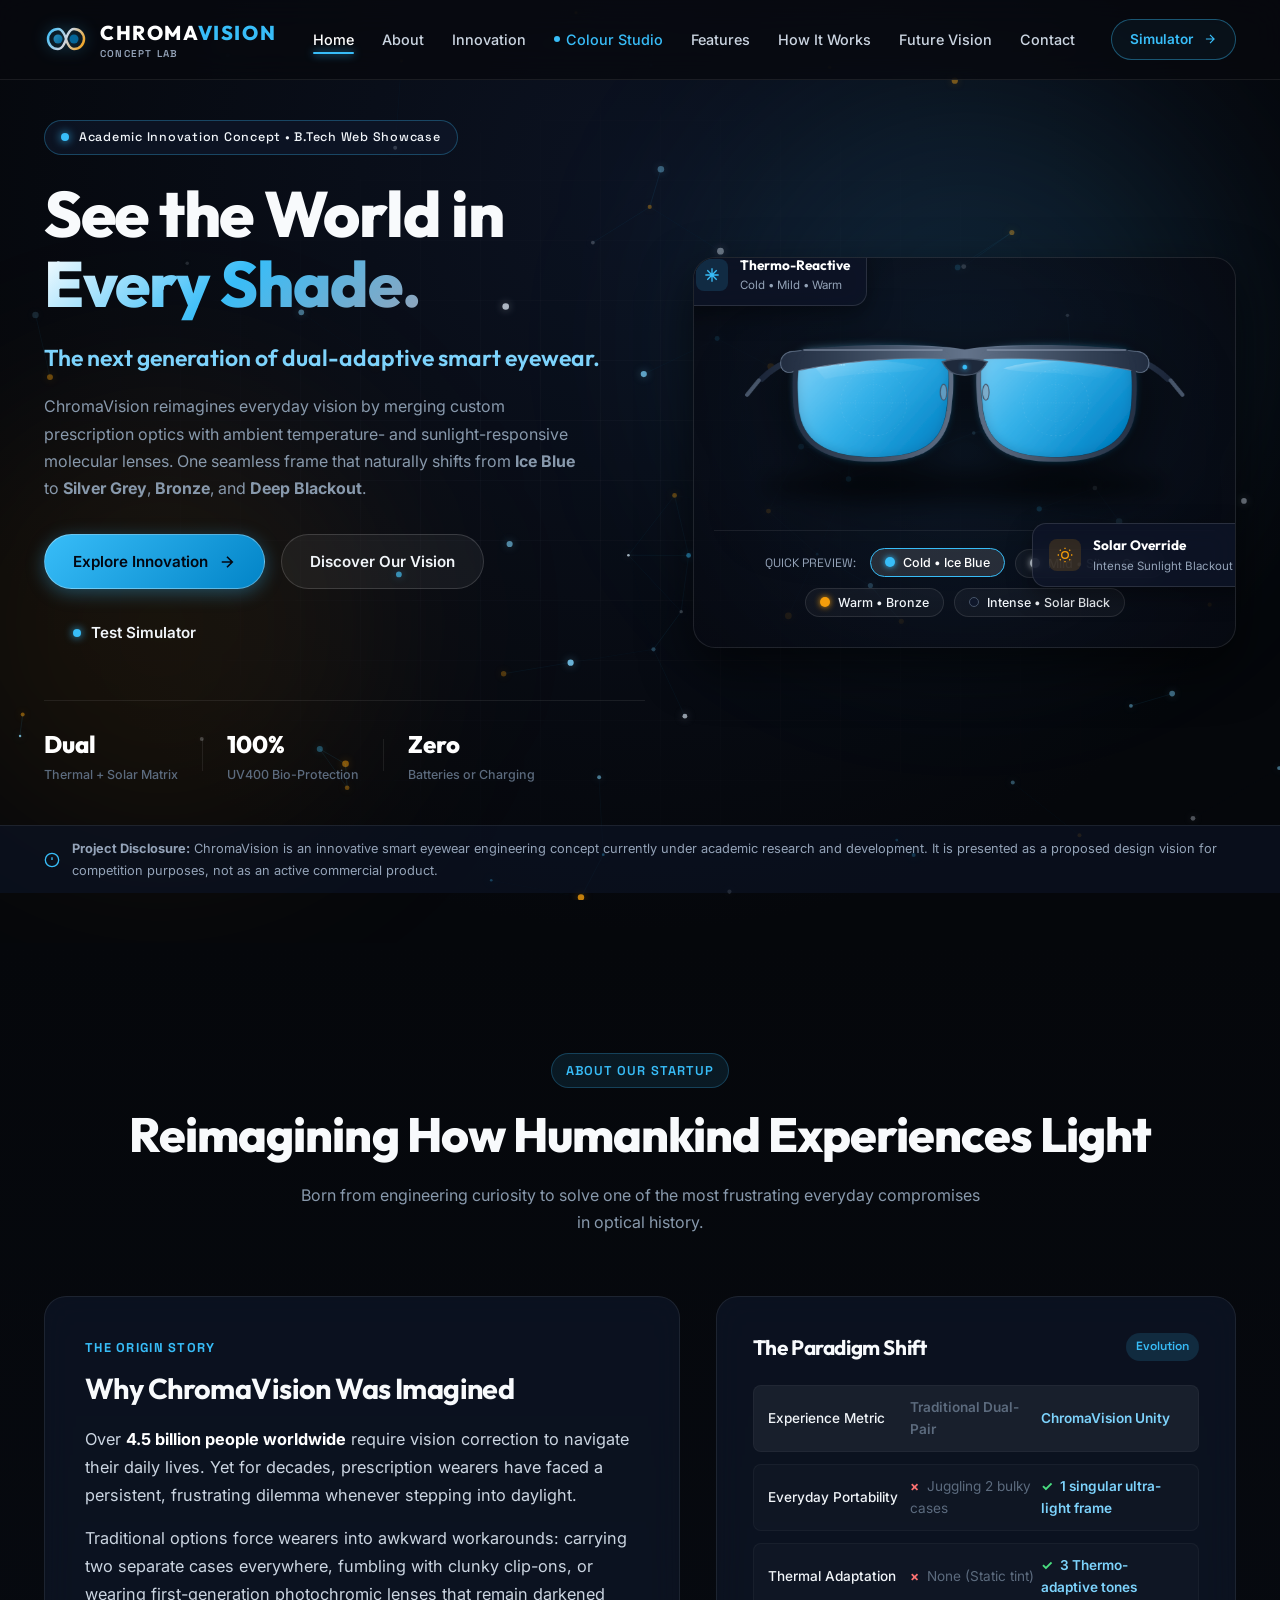
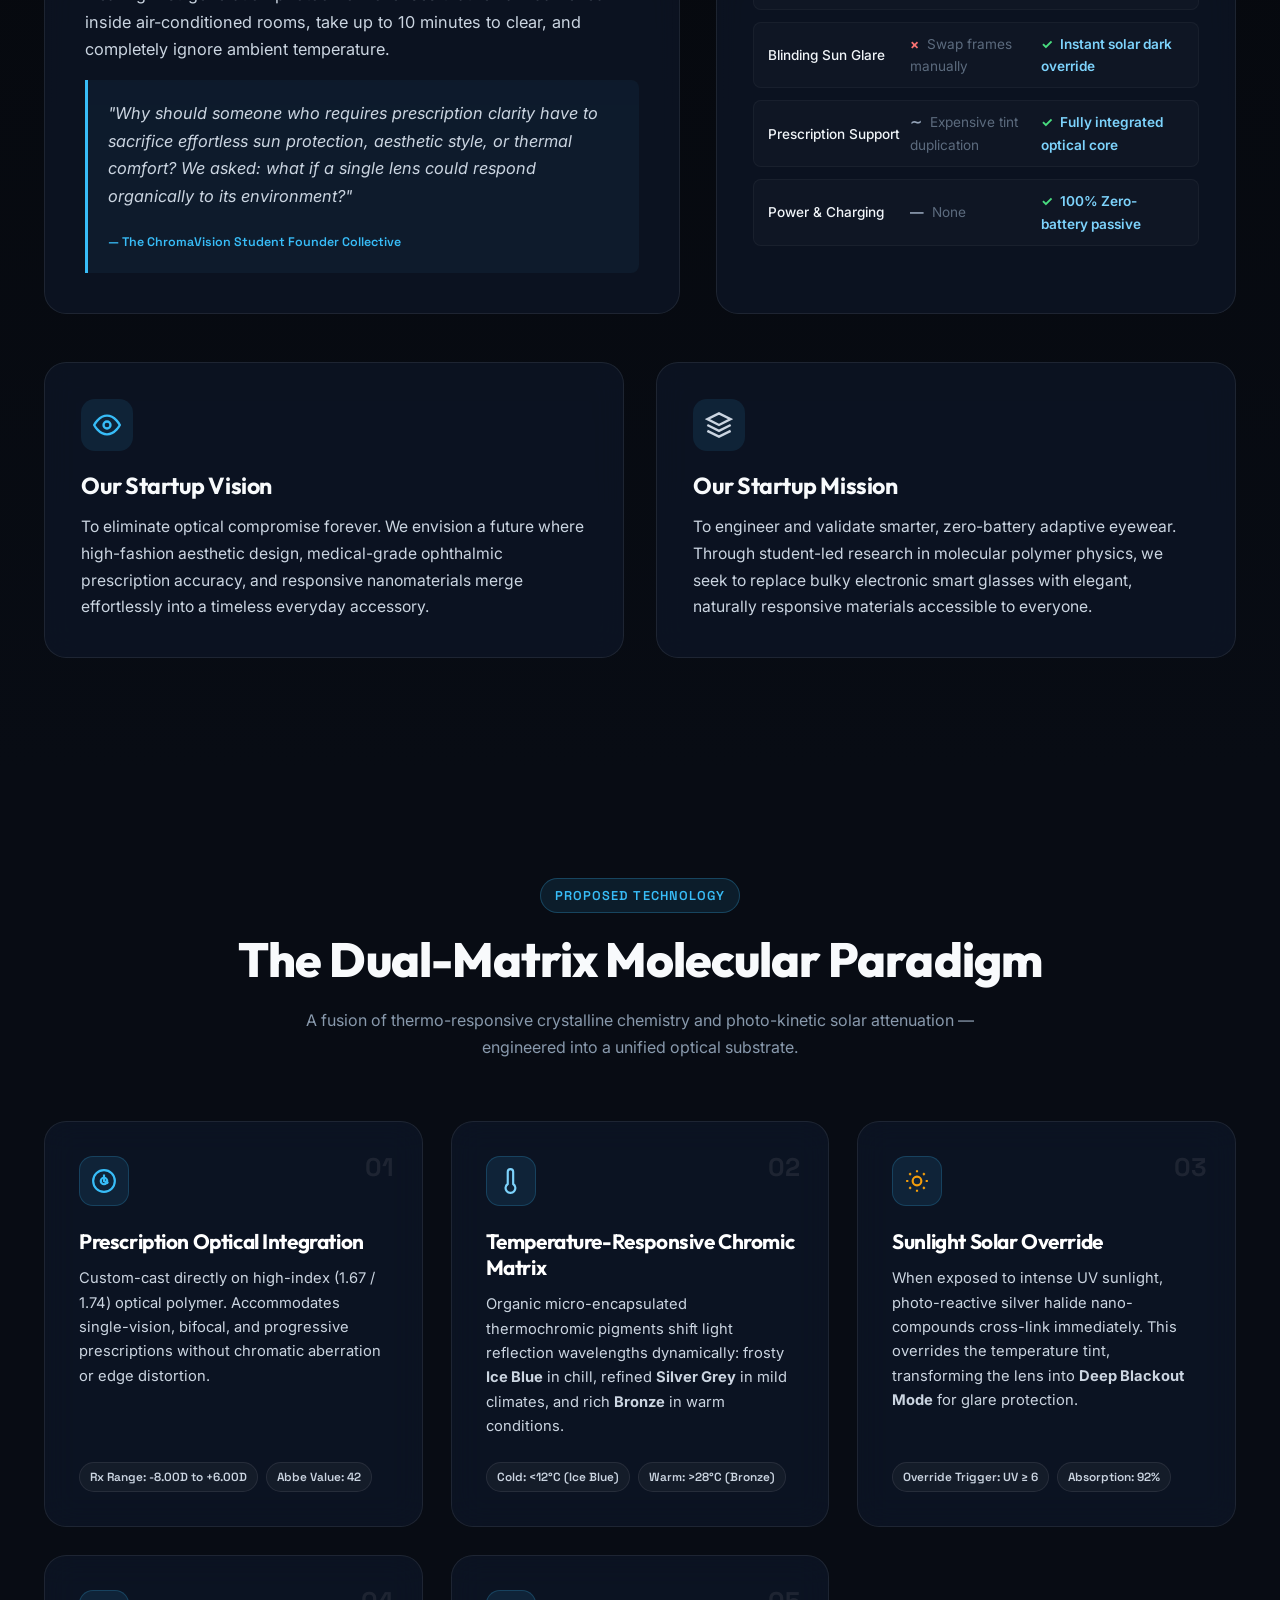
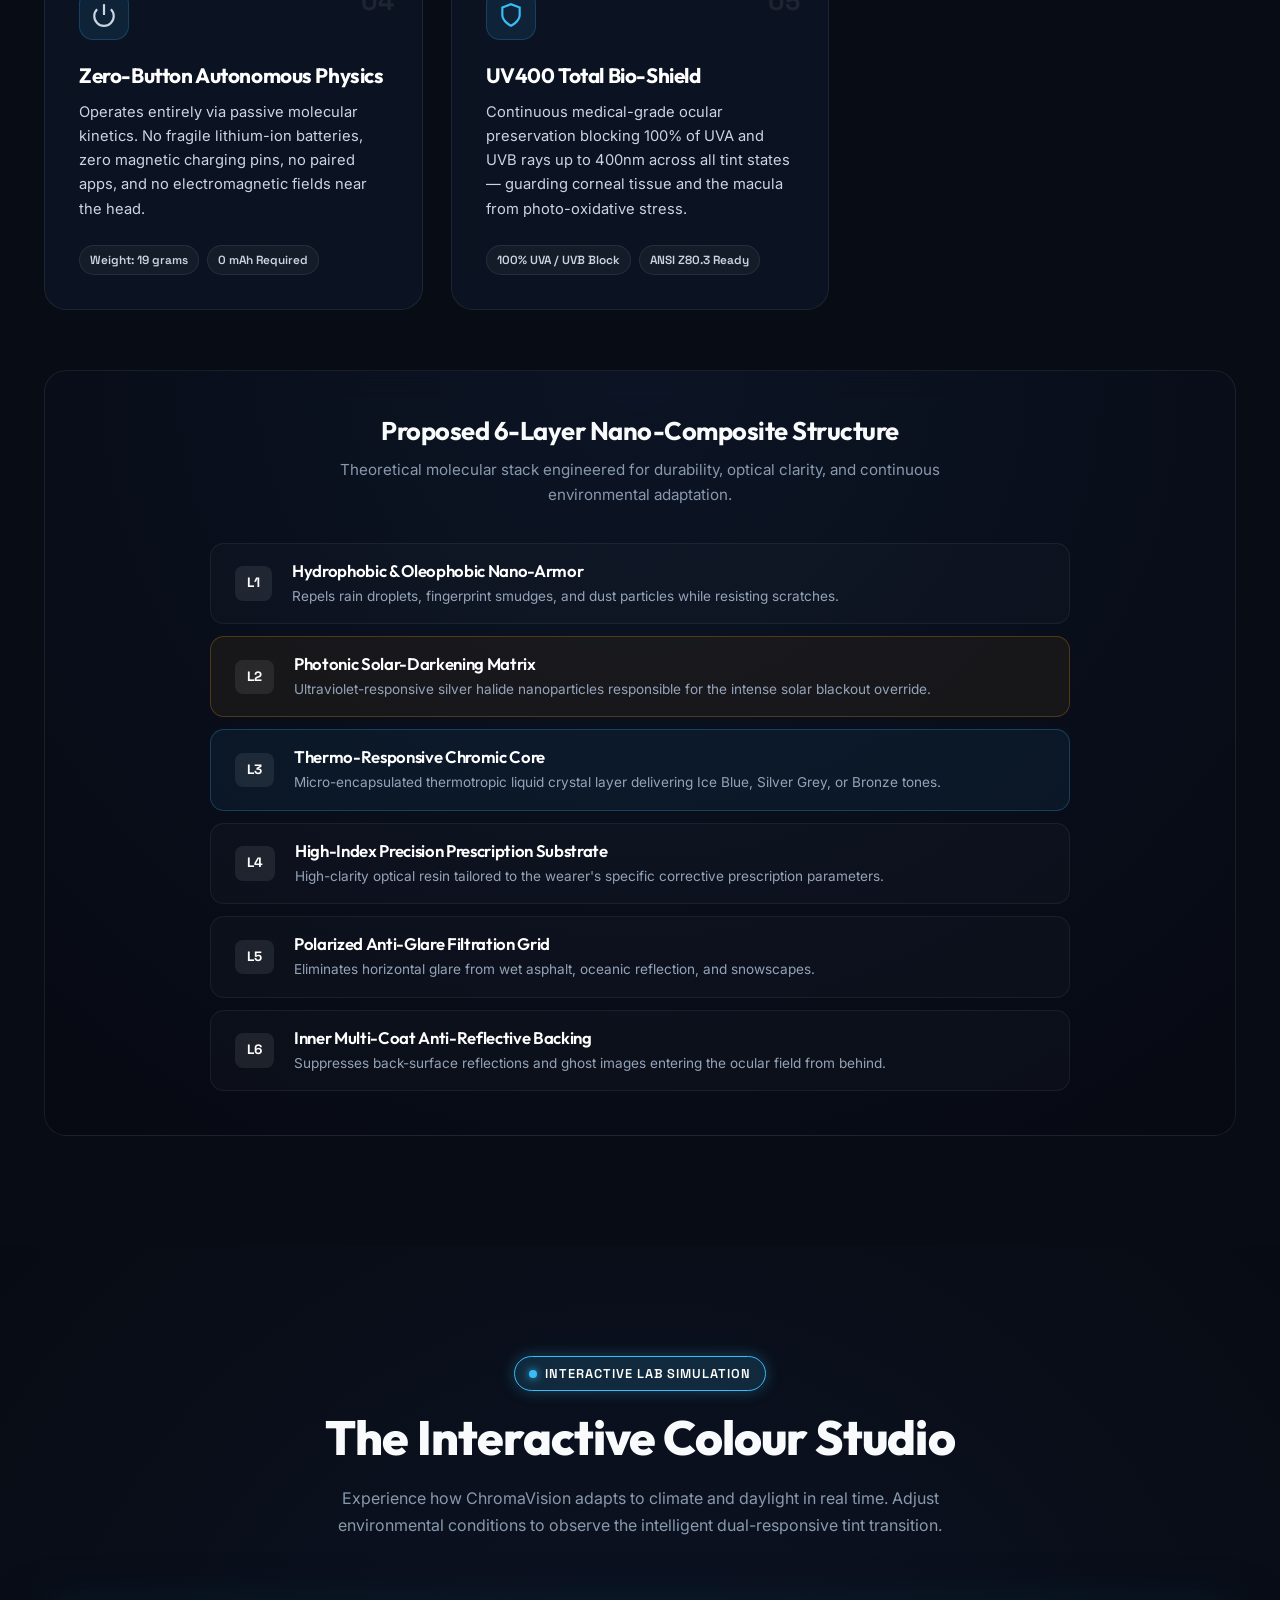
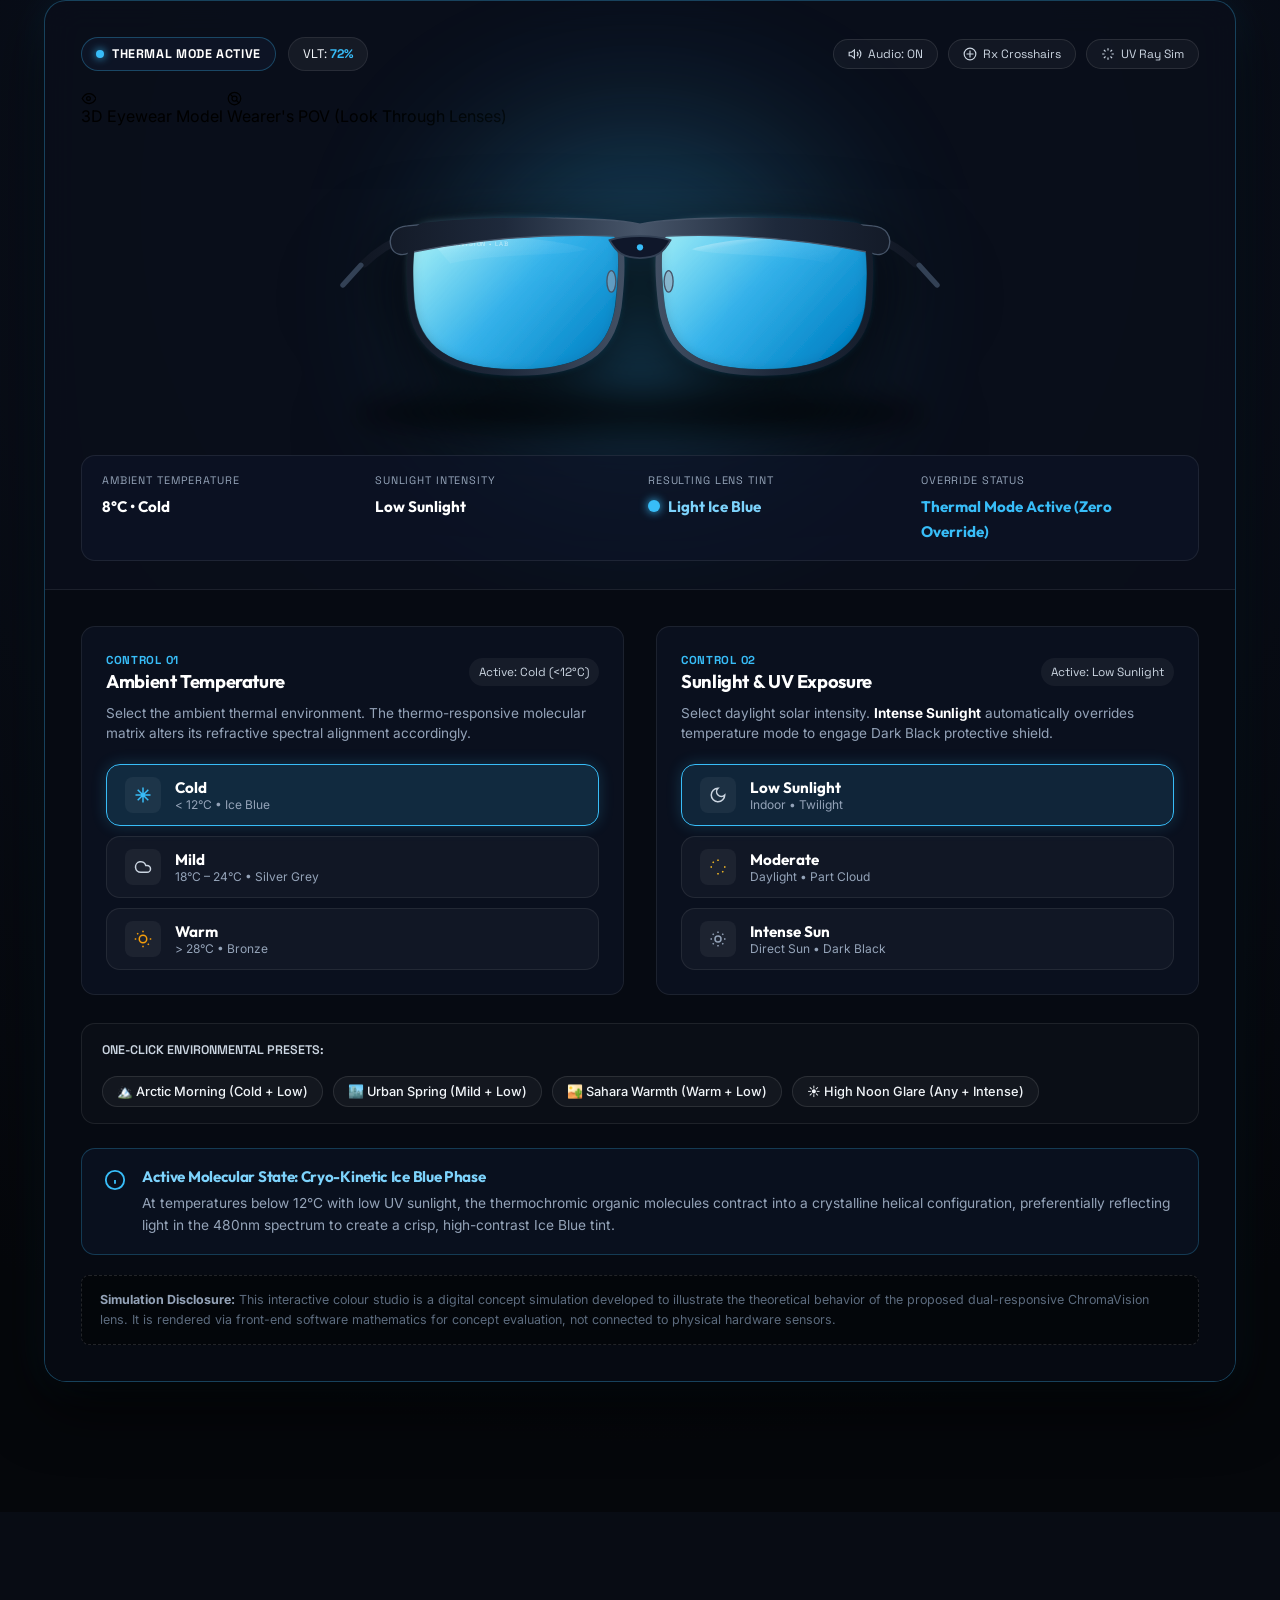
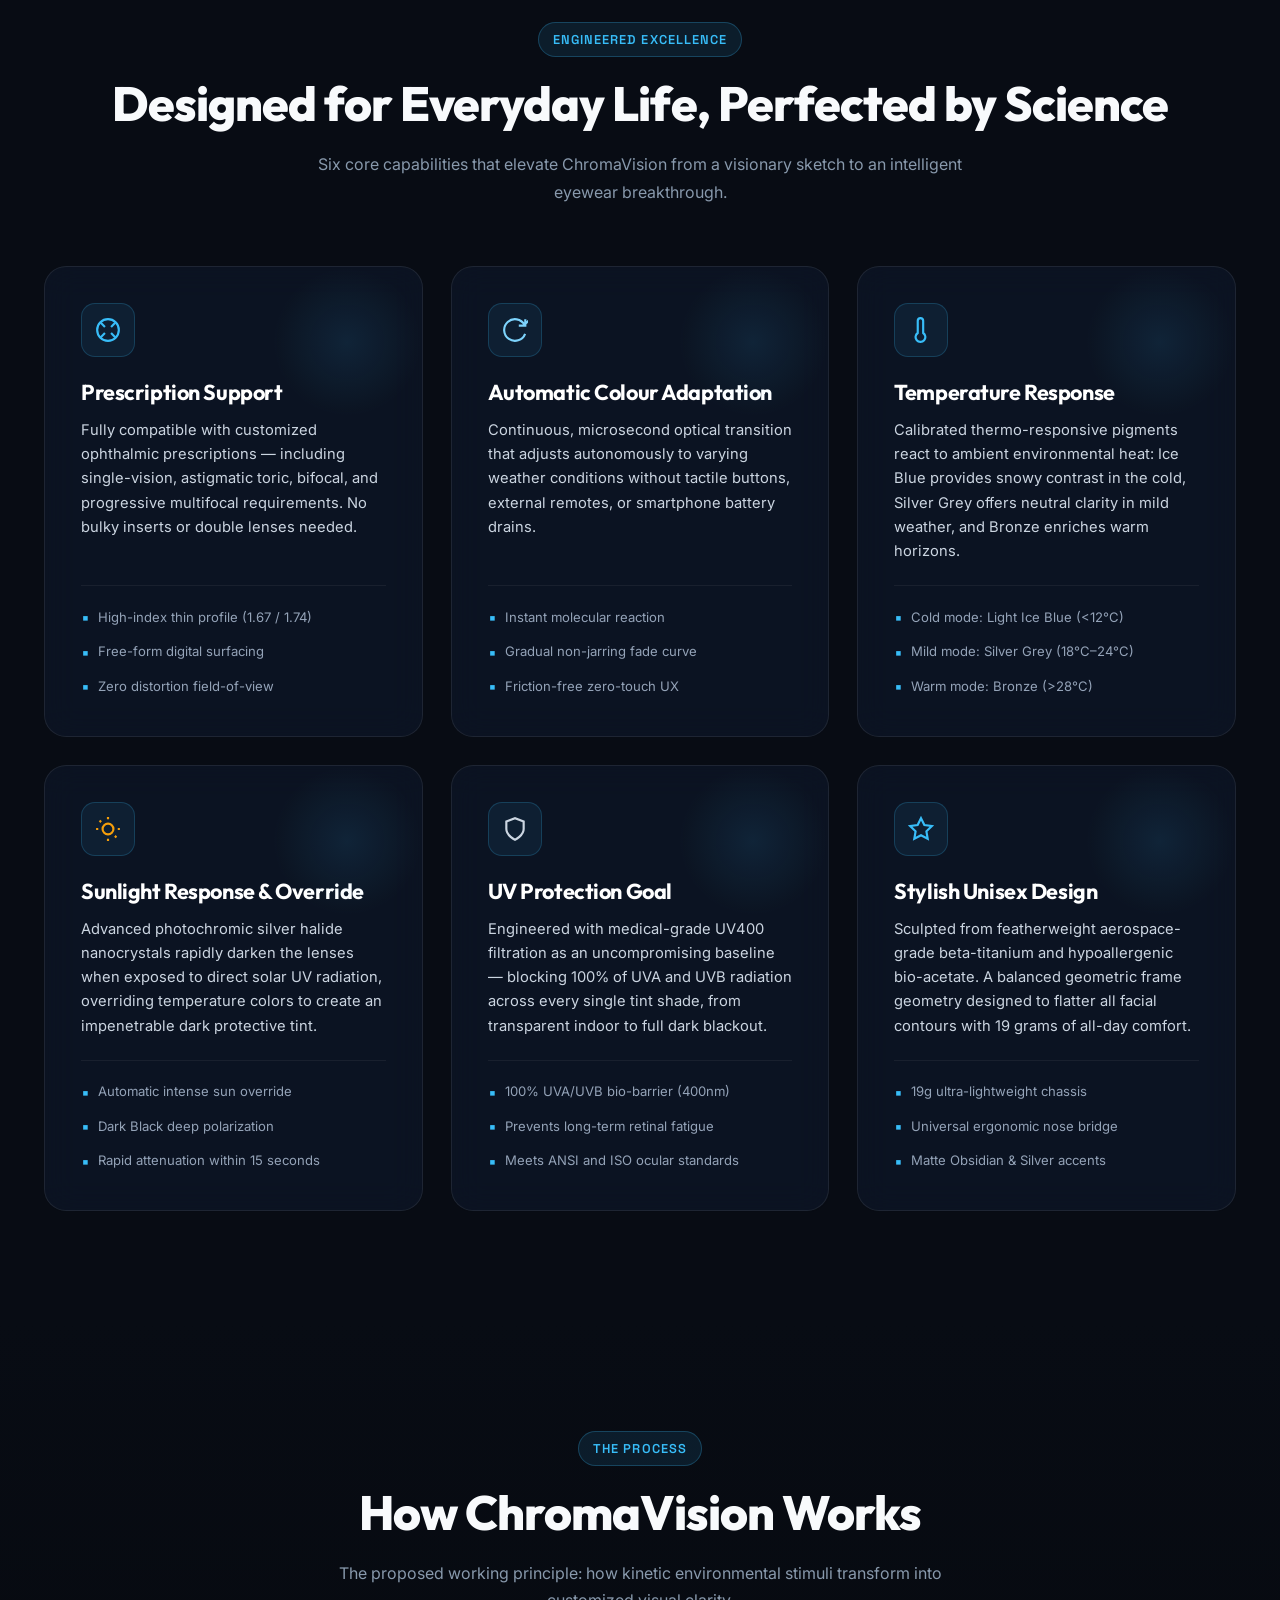
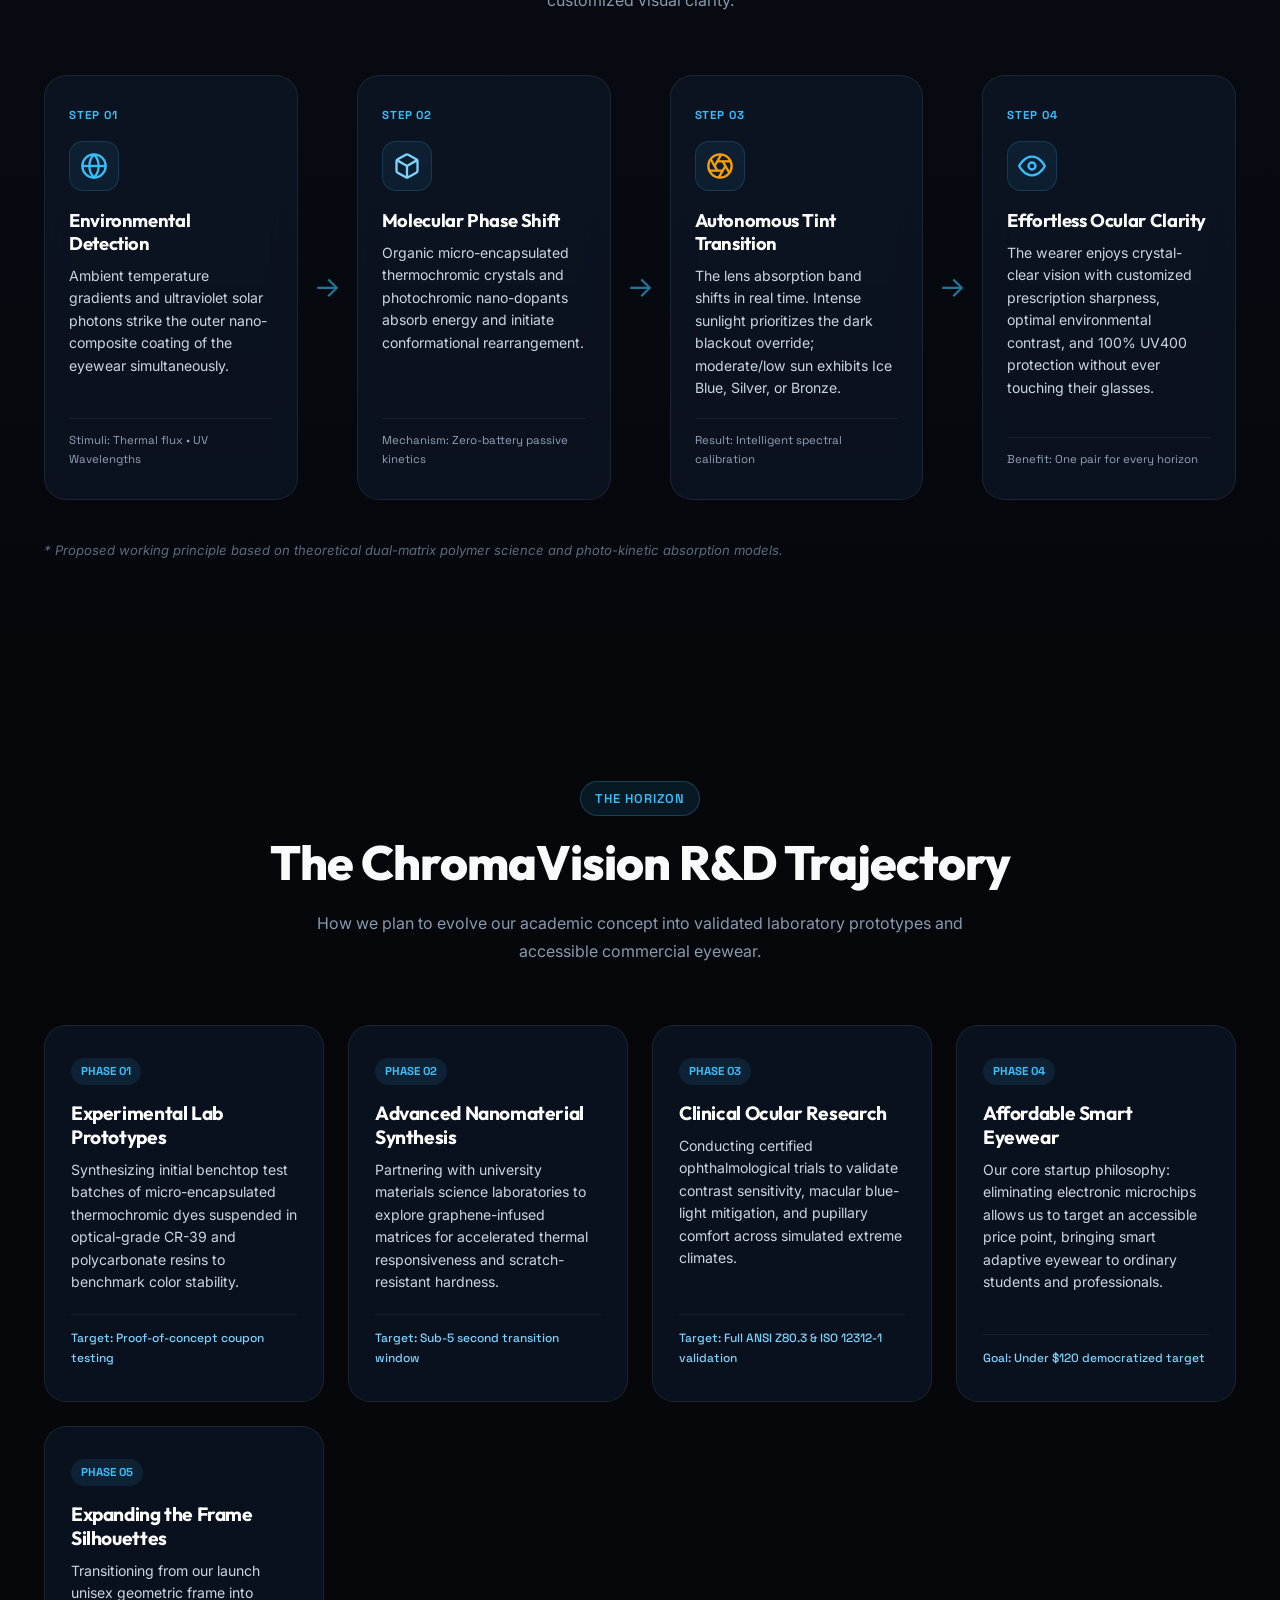
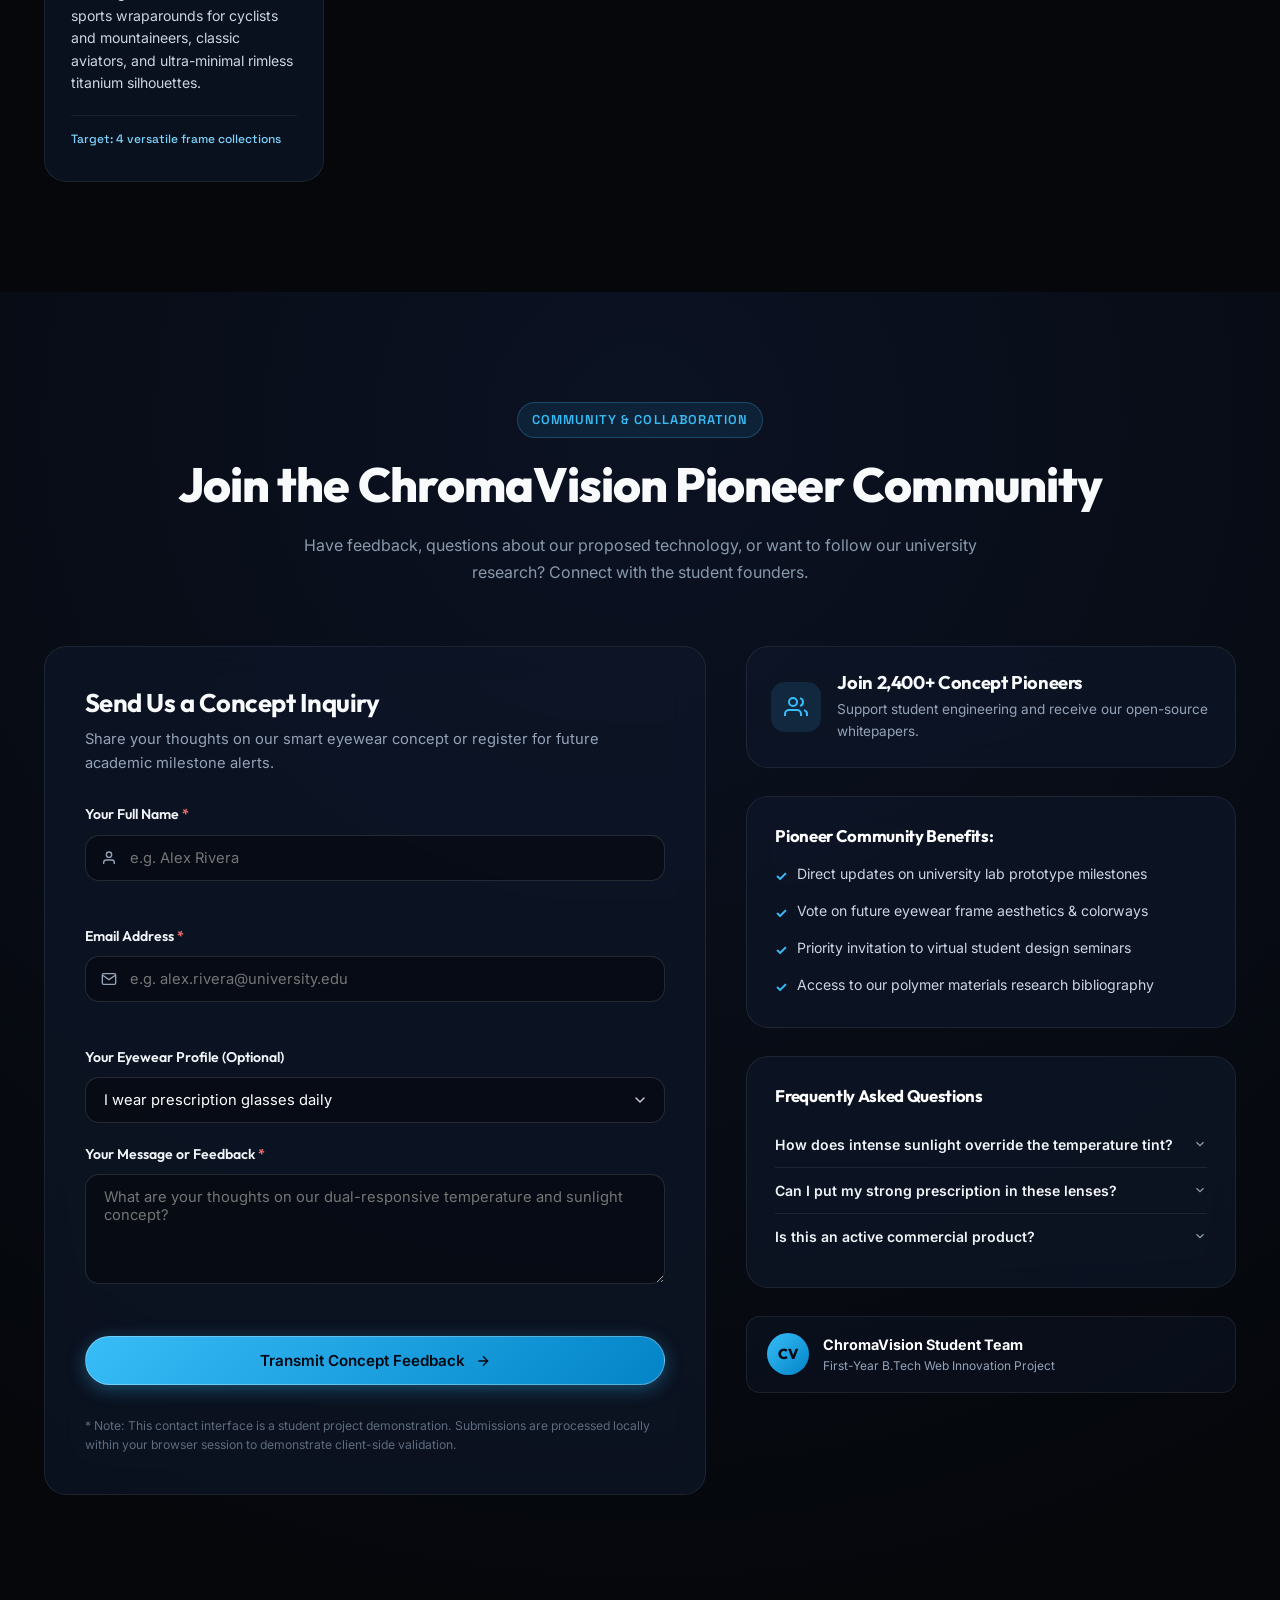
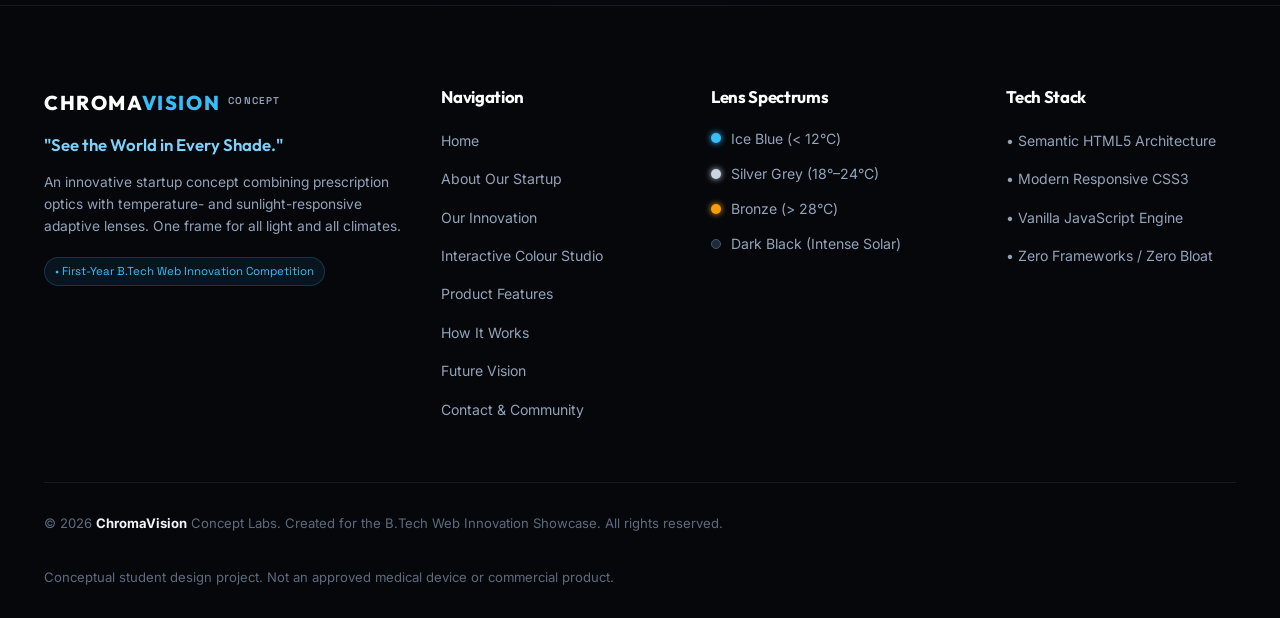
<file: index.html>
<!DOCTYPE html>
<html lang="en">
<head>
  <meta charset="UTF-8">
  <meta name="viewport" content="width=device-width, initial-scale=1.0">
  <meta name="description" content="ChromaVision - An innovative smart eyewear concept combining prescription optics with temperature- and sunlight-responsive adaptive lenses. See the world in every shade.">
  <meta name="keywords" content="ChromaVision, smart eyewear, adaptive lenses, prescription sunglasses, photochromic, thermochromic, optical innovation">
  <meta name="author" content="ChromaVision Innovation Labs">
  <meta name="theme-color" content="#07090e">

  <title>CHROMAVISION | See the World in Every Shade</title>

  <!-- Google Fonts -->
  <link rel="preconnect" href="https://fonts.googleapis.com">
  <link rel="preconnect" href="https://fonts.gstatic.com" crossorigin>
  <link href="https://fonts.googleapis.com/css2?family=Inter:wght@300;400;500;600;700&family=Outfit:wght@400;500;600;700;800&family=Space+Grotesk:wght@400;500;600;700&display=swap" rel="stylesheet">

  <!-- Main Stylesheet -->
  <link rel="stylesheet" href="style.css">
</head>
<body>

  <!-- Accessible Skip Link -->
  <a href="#main-content" class="skip-link">Skip to main content</a>

  <!-- Interactive Moveable Dots Background Canvas -->
  <canvas id="ambient-canvas" class="ambient-canvas" aria-hidden="true"></canvas>

  <!-- ========================================================
       GLOBAL HEADER & NAVIGATION
       ======================================================== -->
  <header class="header" id="header">
    <div class="nav-container">
      <!-- Brand Logo -->
      <a href="#home" class="brand-logo" aria-label="ChromaVision Home">
        <div class="logo-symbol">
          <svg viewBox="0 0 44 26" fill="none" xmlns="http://www.w3.org/2000/svg" class="logo-svg" aria-hidden="true">
            <path d="M4 13C4 7.477 8.477 3 14 3C19.523 3 22 13 22 13C22 13 24.477 3 30 3C35.523 3 40 7.477 40 13C40 18.523 35.523 23 30 23C24.477 23 22 13 22 13C22 13 19.523 23 14 23C8.477 23 4 18.523 4 13Z" stroke="url(#logo-gradient)" stroke-width="2.5" stroke-linecap="round" stroke-linejoin="round"/>
            <circle cx="14" cy="13" r="4.5" fill="url(#logo-cyan)" fill-opacity="0.7"/>
            <circle cx="30" cy="13" r="4.5" fill="url(#logo-cyan)" fill-opacity="0.7"/>
            <defs>
              <linearGradient id="logo-gradient" x1="4" y1="3" x2="40" y2="23" gradientUnits="userSpaceOnUse">
                <stop stop-color="#38bdf8"/>
                <stop offset="0.5" stop-color="#cbd5e1"/>
                <stop offset="1" stop-color="#f59e0b"/>
              </linearGradient>
              <linearGradient id="logo-cyan" x1="9" y1="9" x2="19" y2="17" gradientUnits="userSpaceOnUse">
                <stop stop-color="#38bdf8"/>
                <stop offset="1" stop-color="#0284c7"/>
              </linearGradient>
            </defs>
          </svg>
        </div>
        <div class="logo-text-group">
          <span class="logo-title">CHROMA<span>VISION</span></span>
          <span class="logo-badge">CONCEPT LAB</span>
        </div>
      </a>

      <!-- Desktop Navigation Menu -->
      <nav class="nav-menu" id="nav-menu" aria-label="Main Navigation">
        <ul class="nav-list">
          <li class="nav-item"><a href="#home" class="nav-link active">Home</a></li>
          <li class="nav-item"><a href="#about" class="nav-link">About</a></li>
          <li class="nav-item"><a href="#innovation" class="nav-link">Innovation</a></li>
          <li class="nav-item"><a href="#studio" class="nav-link nav-highlight"><span class="nav-pulse"></span>Colour Studio</a></li>
          <li class="nav-item"><a href="#features" class="nav-link">Features</a></li>
          <li class="nav-item"><a href="#how-it-works" class="nav-link">How It Works</a></li>
          <li class="nav-item"><a href="#future-vision" class="nav-link">Future Vision</a></li>
          <li class="nav-item"><a href="#contact" class="nav-link">Contact</a></li>
        </ul>
      </nav>

      <!-- Nav CTA Action -->
      <div class="nav-actions">
        <a href="#studio" class="btn btn-sm btn-outline-cyan">
          <span>Simulator</span>
          <svg width="14" height="14" viewBox="0 0 24 24" fill="none" stroke="currentColor" stroke-width="2"><path d="M5 12h14M12 5l7 7-7 7"/></svg>
        </a>

        <!-- Mobile Menu Toggle Button -->
        <button class="hamburger-btn" id="hamburger-btn" aria-label="Toggle navigation menu" aria-expanded="false" aria-controls="nav-menu">
          <span class="hamburger-bar"></span>
          <span class="hamburger-bar"></span>
          <span class="hamburger-bar"></span>
        </button>
      </div>
    </div>
  </header>

  <!-- Mobile Drawer Overlay -->
  <div class="mobile-drawer" id="mobile-drawer" aria-hidden="true">
    <div class="drawer-content">
      <ul class="drawer-list">
        <li><a href="#home" class="drawer-link">Home</a></li>
        <li><a href="#about" class="drawer-link">About Our Startup</a></li>
        <li><a href="#innovation" class="drawer-link">Our Innovation</a></li>
        <li><a href="#studio" class="drawer-link drawer-highlight">Interactive Colour Studio</a></li>
        <li><a href="#features" class="drawer-link">Product Features</a></li>
        <li><a href="#how-it-works" class="drawer-link">How It Works</a></li>
        <li><a href="#future-vision" class="drawer-link">Future Vision</a></li>
        <li><a href="#contact" class="drawer-link">Contact & Community</a></li>
      </ul>
      <div class="drawer-footer">
        <a href="#studio" class="btn btn-primary btn-block">Launch Colour Studio</a>
      </div>
    </div>
  </div>

  <main id="main-content">

    <!-- ========================================================
         SECTION 1: HERO
         ======================================================== -->
    <section class="hero-section" id="home">
      <!-- Ambient Background Glows -->
      <div class="ambient-glow ambient-glow-1" aria-hidden="true"></div>
      <div class="ambient-glow ambient-glow-2" aria-hidden="true"></div>
      <div class="hero-grid-pattern" aria-hidden="true"></div>

      <div class="container hero-container">
        <!-- Hero Text Content -->
        <div class="hero-content">
          <!-- Status Banner Pill -->
          <div class="status-pill fade-in">
            <span class="status-indicator"></span>
            <span class="status-text">Academic Innovation Concept &bull; B.Tech Web Showcase</span>
          </div>

          <!-- Main Hero Headline -->
          <h1 class="hero-title fade-in delay-1">
            See the World in <br>
            <span class="gradient-text">Every Shade.</span>
          </h1>

          <!-- Tagline & Intro -->
          <p class="hero-tagline fade-in delay-2">
            The next generation of dual-adaptive smart eyewear.
          </p>
          <p class="hero-description fade-in delay-2">
            ChromaVision reimagines everyday vision by merging custom prescription optics with ambient temperature- and sunlight-responsive molecular lenses. One seamless frame that naturally shifts from <strong>Ice Blue</strong> to <strong>Silver Grey</strong>, <strong>Bronze</strong>, and <strong>Deep Blackout</strong>.
          </p>

          <!-- Action Buttons -->
          <div class="hero-cta-group fade-in delay-3">
            <a href="#innovation" class="btn btn-primary btn-glow">
              <span>Explore Innovation</span>
              <svg width="18" height="18" viewBox="0 0 24 24" fill="none" stroke="currentColor" stroke-width="2.2"><path d="M5 12h14M12 5l7 7-7 7"/></svg>
            </a>
            <a href="#about" class="btn btn-secondary">
              <span>Discover Our Vision</span>
            </a>
            <a href="#studio" class="btn btn-ghost">
              <span class="pulse-dot"></span>
              <span>Test Simulator</span>
            </a>
          </div>

          <!-- Key Metrics Strip -->
          <div class="hero-metrics fade-in delay-4">
            <div class="metric-item">
              <span class="metric-val">Dual</span>
              <span class="metric-label">Thermal + Solar Matrix</span>
            </div>
            <div class="metric-divider" aria-hidden="true"></div>
            <div class="metric-item">
              <span class="metric-val">100%</span>
              <span class="metric-label">UV400 Bio-Protection</span>
            </div>
            <div class="metric-divider" aria-hidden="true"></div>
            <div class="metric-item">
              <span class="metric-val">Zero</span>
              <span class="metric-label">Batteries or Charging</span>
            </div>
          </div>
        </div>

        <!-- Hero Product Visual Artwork -->
        <div class="hero-visual fade-in delay-2">
          <div class="product-stage" id="hero-spectacle-stage">
            <!-- Floating Holographic Badges -->
            <div class="floating-badge badge-top-left">
              <div class="badge-icon-wrap ice-bg">
                <svg width="16" height="16" viewBox="0 0 24 24" fill="none" stroke="#38bdf8" stroke-width="2"><path d="M12 2v20M2 12h20M4.93 4.93l14.14 14.14M4.93 19.07L19.07 4.93"/></svg>
              </div>
              <div class="badge-text">
                <span class="badge-title">Thermo-Reactive</span>
                <span class="badge-sub">Cold &bull; Mild &bull; Warm</span>
              </div>
            </div>

            <div class="floating-badge badge-bottom-right">
              <div class="badge-icon-wrap gold-bg">
                <svg width="16" height="16" viewBox="0 0 24 24" fill="none" stroke="#f59e0b" stroke-width="2"><circle cx="12" cy="12" r="5"/><path d="M12 1v2M12 21v2M4.22 4.22l1.42 1.42M18.36 18.36l1.42 1.42M1 12h2M21 12h2M4.22 19.78l1.42-1.42M18.36 5.64l1.42-1.42"/></svg>
              </div>
              <div class="badge-text">
                <span class="badge-title">Solar Override</span>
                <span class="badge-sub">Intense Sunlight Blackout</span>
              </div>
            </div>

            <!-- Bespoke Vector Futuristic Eyewear Render -->
            <div class="glasses-showcase-box" id="hero-glasses-box">
              <div class="glass-reflection-flare" id="hero-glass-flare" aria-hidden="true"></div>
              <svg class="hero-sunglasses-svg" viewBox="0 0 760 330" fill="none" xmlns="http://www.w3.org/2000/svg" aria-label="Futuristic ChromaVision smart eyewear prototype render">
                <defs>
                  <!-- Dynamic Lens Gradient (Hero Default: Dynamic Ice Blue / Chrome) -->
                  <linearGradient id="hero-lens-left-grad" x1="160" y1="80" x2="340" y2="240" gradientUnits="userSpaceOnUse">
                    <stop offset="0%" stop-color="#7dd3fc" stop-opacity="0.85"/>
                    <stop offset="45%" stop-color="#38bdf8" stop-opacity="0.75"/>
                    <stop offset="100%" stop-color="#0284c7" stop-opacity="0.9"/>
                  </linearGradient>
                  <linearGradient id="hero-lens-right-grad" x1="420" y1="80" x2="600" y2="240" gradientUnits="userSpaceOnUse">
                    <stop offset="0%" stop-color="#7dd3fc" stop-opacity="0.85"/>
                    <stop offset="45%" stop-color="#38bdf8" stop-opacity="0.75"/>
                    <stop offset="100%" stop-color="#0284c7" stop-opacity="0.9"/>
                  </linearGradient>

                  <!-- Frame Metallic Gradient -->
                  <linearGradient id="titanium-frame" x1="0" y1="0" x2="760" y2="0" gradientUnits="userSpaceOnUse">
                    <stop offset="0%" stop-color="#0f172a"/>
                    <stop offset="25%" stop-color="#334155"/>
                    <stop offset="50%" stop-color="#64748b"/>
                    <stop offset="75%" stop-color="#334155"/>
                    <stop offset="100%" stop-color="#0f172a"/>
                  </linearGradient>

                  <!-- Lens Specular Glare -->
                  <linearGradient id="lens-sheen" x1="0" y1="0" x2="1" y2="1">
                    <stop offset="0%" stop-color="#ffffff" stop-opacity="0.6"/>
                    <stop offset="30%" stop-color="#ffffff" stop-opacity="0.1"/>
                    <stop offset="100%" stop-color="#ffffff" stop-opacity="0"/>
                  </linearGradient>

                  <!-- Glow Filter -->
                  <filter id="hero-lens-glow" x="-20%" y="-20%" width="140%" height="140%">
                    <feGaussianBlur stdDeviation="8" result="blur"/>
                    <feComposite in="SourceGraphic" in2="blur" operator="over"/>
                  </filter>
                </defs>

                <!-- Shadow Pedestal -->
                <ellipse cx="380" cy="300" rx="310" ry="24" fill="#000000" fill-opacity="0.5" filter="blur(16px)"/>

                <!-- Eyewear Temples (Arms extending backward in perspective) -->
                <path d="M72 138 C100 110 145 95 180 95" stroke="url(#titanium-frame)" stroke-width="9" stroke-linecap="round"/>
                <path d="M688 138 C660 110 615 95 580 95" stroke="url(#titanium-frame)" stroke-width="9" stroke-linecap="round"/>
                <path d="M68 140 L50 162" stroke="#475569" stroke-width="6" stroke-linecap="round"/>
                <path d="M692 140 L710 162" stroke="#475569" stroke-width="6" stroke-linecap="round"/>

                <!-- LENSES -->
                <!-- Left Lens -->
                <g filter="url(#hero-lens-glow)">
                  <path id="hero-lens-left" d="M142 98 C215 90 325 90 348 102 C356 106 358 135 352 185 C345 235 315 256 242 256 C170 256 132 232 128 178 C124 125 130 99 142 98 Z" 
                        fill="url(#hero-lens-left-grad)" class="lens-body"/>
                  <!-- Optical Prescription Grid Lines (Subtle) -->
                  <circle cx="242" cy="174" r="50" stroke="#ffffff" stroke-opacity="0.12" stroke-dasharray="3 4" fill="none"/>
                  <circle cx="242" cy="174" r="28" stroke="#ffffff" stroke-opacity="0.1" stroke-dasharray="2 3" fill="none"/>
                  <line x1="242" y1="118" x2="242" y2="230" stroke="#ffffff" stroke-opacity="0.08" stroke-dasharray="2 2"/>
                  <line x1="186" y1="174" x2="298" y2="174" stroke="#ffffff" stroke-opacity="0.08" stroke-dasharray="2 2"/>
                  <!-- Lens Specular Glare Arc -->
                  <path d="M146 112 C200 106 280 108 322 122 C295 130 220 126 168 138 Z" fill="url(#lens-sheen)"/>
                  <!-- Precision Etch Logo -->
                  <text x="146" y="118" font-family="'Space Grotesk', monospace" font-size="7" fill="#ffffff" fill-opacity="0.5" letter-spacing="1">CHROMA &bull; Rx</text>
                </g>

                <!-- Right Lens -->
                <g filter="url(#hero-lens-glow)">
                  <path id="hero-lens-right" d="M618 98 C545 90 435 90 412 102 C404 106 402 135 408 185 C415 235 445 256 518 256 C590 256 628 232 632 178 C636 125 630 99 618 98 Z" 
                        fill="url(#hero-lens-right-grad)" class="lens-body"/>
                  <!-- Optical Prescription Grid Lines -->
                  <circle cx="518" cy="174" r="50" stroke="#ffffff" stroke-opacity="0.12" stroke-dasharray="3 4" fill="none"/>
                  <circle cx="518" cy="174" r="28" stroke="#ffffff" stroke-opacity="0.1" stroke-dasharray="2 3" fill="none"/>
                  <line x1="518" y1="118" x2="518" y2="230" stroke="#ffffff" stroke-opacity="0.08" stroke-dasharray="2 2"/>
                  <line x1="462" y1="174" x2="574" y2="174" stroke="#ffffff" stroke-opacity="0.08" stroke-dasharray="2 2"/>
                  <!-- Lens Specular Glare Arc -->
                  <path d="M614 112 C560 106 480 108 438 122 C465 130 540 126 592 138 Z" fill="url(#lens-sheen)"/>
                </g>

                <!-- TITANIUM FRAMEWORK & BROW BAR -->
                <!-- Top Brow Bar Bridge -->
                <path d="M120 96 C240 84 340 86 380 94 C420 86 520 84 640 96 C655 97 662 108 658 120 C655 128 646 130 638 126 C530 104 430 104 380 110 C330 104 230 104 122 126 C114 130 105 128 102 120 C98 108 105 97 120 96 Z" 
                      fill="url(#titanium-frame)" stroke="#64748b" stroke-width="1.5"/>

                <!-- Outer Rim Bezels (Left & Right) -->
                <path d="M138 96 C210 88 322 88 348 100 C360 105 362 136 356 186 C348 238 316 260 242 260 C168 260 128 234 124 180 C120 124 126 98 138 96 Z" 
                      stroke="url(#titanium-frame)" stroke-width="7" fill="none"/>
                <path d="M622 96 C550 88 438 88 412 100 C400 105 398 136 404 186 C412 238 444 260 518 260 C592 260 632 234 636 180 C640 124 634 98 622 96 Z" 
                      stroke="url(#titanium-frame)" stroke-width="7" fill="none"/>

                <!-- Central Nose Bridge & Sensor Pod (Aesthetic) -->
                <path d="M346 112 C364 106 396 106 414 112 C406 126 398 132 380 132 C362 132 354 126 346 112 Z" fill="#1e293b" stroke="#475569" stroke-width="2"/>
                <circle cx="380" cy="120" r="3.5" fill="#38bdf8" filter="drop-shadow(0 0 4px #38bdf8)"/>

                <!-- Adjustable Ergonomic Nose Pads -->
                <ellipse cx="348" cy="158" rx="5" ry="12" fill="#94a3b8" fill-opacity="0.6" stroke="#475569" stroke-width="1.5"/>
                <ellipse cx="412" cy="158" rx="5" ry="12" fill="#94a3b8" fill-opacity="0.6" stroke="#475569" stroke-width="1.5"/>

                <!-- Frame Bevel Accents (Highlights) -->
                <path d="M136 94 L346 94" stroke="#94a3b8" stroke-width="1.5" stroke-linecap="round"/>
                <path d="M414 94 L624 94" stroke="#94a3b8" stroke-width="1.5" stroke-linecap="round"/>
              </svg>
            </div>

            <!-- Quick Tint Interactive Preview Bar -->
            <div class="hero-preview-bar">
              <span class="preview-label">Quick Preview:</span>
              <button class="preview-chip active" data-tint="ice" title="Preview Ice Blue Tint">
                <span class="chip-color ice"></span> Cold &bull; Ice Blue
              </button>
              <button class="preview-chip" data-tint="silver" title="Preview Silver Grey Tint">
                <span class="chip-color silver"></span> Mild &bull; Silver Grey
              </button>
              <button class="preview-chip" data-tint="bronze" title="Preview Bronze Tint">
                <span class="chip-color bronze"></span> Warm &bull; Bronze
              </button>
              <button class="preview-chip" data-tint="black" title="Preview Intense Sunlight Override">
                <span class="chip-color black"></span> Intense &bull; Solar Black
              </button>
            </div>
          </div>
        </div>
      </div>

      <!-- Bottom Concept Notice Bar -->
      <div class="concept-disclaimer-bar">
        <div class="container disclaimer-inner">
          <svg width="16" height="16" viewBox="0 0 24 24" fill="none" stroke="currentColor" stroke-width="2"><circle cx="12" cy="12" r="10"/><line x1="12" y1="8" x2="12" y2="12"/><line x1="12" y1="16" x2="12.01" y2="16"/></svg>
          <span><strong>Project Disclosure:</strong> ChromaVision is an innovative smart eyewear engineering concept currently under academic research and development. It is presented as a proposed design vision for competition purposes, not as an active commercial product.</span>
        </div>
      </div>
    </section>

    <!-- ========================================================
         SECTION 2: ABOUT OUR STARTUP
         ======================================================== -->
    <section class="section about-section" id="about">
      <div class="container">
        <!-- Section Header -->
        <div class="section-header text-center">
          <div class="section-tag">ABOUT OUR STARTUP</div>
          <h2 class="section-title">Reimagining How Humankind Experiences Light</h2>
          <p class="section-subtitle">Born from engineering curiosity to solve one of the most frustrating everyday compromises in optical history.</p>
        </div>

        <!-- Story / Origin Grid -->
        <div class="about-grid">
          <!-- Left Column: The Problem & Story -->
          <div class="about-narrative-card">
            <div class="card-eyebrow">THE ORIGIN STORY</div>
            <h3 class="narrative-heading">Why ChromaVision Was Imagined</h3>
            <p>
              Over <strong>4.5 billion people worldwide</strong> require vision correction to navigate their daily lives. Yet for decades, prescription wearers have faced a persistent, frustrating dilemma whenever stepping into daylight.
            </p>
            <p>
              Traditional options force wearers into awkward workarounds: carrying two separate cases everywhere, fumbling with clunky clip-ons, or wearing first-generation photochromic lenses that remain darkened inside air-conditioned rooms, take up to 10 minutes to clear, and completely ignore ambient temperature.
            </p>
            <div class="quote-box">
              <p class="quote-text">"Why should someone who requires prescription clarity have to sacrifice effortless sun protection, aesthetic style, or thermal comfort? We asked: what if a single lens could respond organically to its environment?"</p>
              <span class="quote-author">&mdash; The ChromaVision Student Founder Collective</span>
            </div>
          </div>

          <!-- Right Column: The Dual-Pair Dilemma vs ChromaVision Solution -->
          <div class="comparison-card">
            <div class="comparison-header">
              <h4>The Paradigm Shift</h4>
              <span class="comp-badge">Evolution</span>
            </div>

            <div class="comp-table">
              <div class="comp-row head-row">
                <div class="comp-col col-feature">Experience Metric</div>
                <div class="comp-col col-old">Traditional Dual-Pair</div>
                <div class="comp-col col-new">ChromaVision Unity</div>
              </div>

              <div class="comp-row">
                <div class="comp-col col-feature">Everyday Portability</div>
                <div class="comp-col col-old"><span class="cross">&times;</span> Juggling 2 bulky cases</div>
                <div class="comp-col col-new"><span class="check">&check;</span> 1 singular ultra-light frame</div>
              </div>

              <div class="comp-row">
                <div class="comp-col col-feature">Thermal Adaptation</div>
                <div class="comp-col col-old"><span class="cross">&times;</span> None (Static tint)</div>
                <div class="comp-col col-new"><span class="check">&check;</span> 3 Thermo-adaptive tones</div>
              </div>

              <div class="comp-row">
                <div class="comp-col col-feature">Blinding Sun Glare</div>
                <div class="comp-col col-old"><span class="cross">&times;</span> Swap frames manually</div>
                <div class="comp-col col-new"><span class="check">&check;</span> Instant solar dark override</div>
              </div>

              <div class="comp-row">
                <div class="comp-col col-feature">Prescription Support</div>
                <div class="comp-col col-old"><span class="neutral">&sim;</span> Expensive tint duplication</div>
                <div class="comp-col col-new"><span class="check">&check;</span> Fully integrated optical core</div>
              </div>

              <div class="comp-row">
                <div class="comp-col col-feature">Power & Charging</div>
                <div class="comp-col col-old"><span class="neutral">&mdash;</span> None</div>
                <div class="comp-col col-new"><span class="check">&check;</span> 100% Zero-battery passive</div>
              </div>
            </div>
          </div>
        </div>

        <!-- Vision and Mission Twin Pillars -->
        <div class="twin-pillars-grid">
          <div class="pillar-card pillar-vision">
            <div class="pillar-icon">
              <svg width="28" height="28" viewBox="0 0 24 24" fill="none" stroke="#38bdf8" stroke-width="2"><path d="M1 12s4-8 11-8 11 8 11 8-4 8-11 8-11-8-11-8z"/><circle cx="12" cy="12" r="3"/></svg>
            </div>
            <h3>Our Startup Vision</h3>
            <p>
              To eliminate optical compromise forever. We envision a future where high-fashion aesthetic design, medical-grade ophthalmic prescription accuracy, and responsive nanomaterials merge effortlessly into a timeless everyday accessory.
            </p>
          </div>

          <div class="pillar-card pillar-mission">
            <div class="pillar-icon">
              <svg width="28" height="28" viewBox="0 0 24 24" fill="none" stroke="#cbd5e1" stroke-width="2"><path d="M12 2L2 7l10 5 10-5-10-5zM2 17l10 5 10-5M2 12l10 5 10-5"/></svg>
            </div>
            <h3>Our Startup Mission</h3>
            <p>
              To engineer and validate smarter, zero-battery adaptive eyewear. Through student-led research in molecular polymer physics, we seek to replace bulky electronic smart glasses with elegant, naturally responsive materials accessible to everyone.
            </p>
          </div>
        </div>
      </div>
    </section>

    <!-- ========================================================
         SECTION 3: OUR INNOVATION
         ======================================================== -->
    <section class="section innovation-section" id="innovation">
      <div class="container">
        <!-- Section Header -->
        <div class="section-header text-center">
          <div class="section-tag">PROPOSED TECHNOLOGY</div>
          <h2 class="section-title">The Dual-Matrix Molecular Paradigm</h2>
          <p class="section-subtitle">A fusion of thermo-responsive crystalline chemistry and photo-kinetic solar attenuation &mdash; engineered into a unified optical substrate.</p>
        </div>

        <!-- Innovation Pillars Grid -->
        <div class="innovation-pillars-grid">
          <!-- Pillar 1 -->
          <div class="innovate-card">
            <div class="innovate-number">01</div>
            <div class="innovate-icon-box">
              <svg width="26" height="26" viewBox="0 0 24 24" fill="none" stroke="#38bdf8" stroke-width="2"><circle cx="12" cy="12" r="10"/><path d="M12 6v6l4 2"/><circle cx="12" cy="12" r="3"/></svg>
            </div>
            <h4 class="innovate-title">Prescription Optical Integration</h4>
            <p class="innovate-desc">
              Custom-cast directly on high-index (1.67 / 1.74) optical polymer. Accommodates single-vision, bifocal, and progressive prescriptions without chromatic aberration or edge distortion.
            </p>
            <div class="innovate-meta">
              <span class="meta-tag">Rx Range: -8.00D to +6.00D</span>
              <span class="meta-tag">Abbe Value: 42</span>
            </div>
          </div>

          <!-- Pillar 2 -->
          <div class="innovate-card">
            <div class="innovate-number">02</div>
            <div class="innovate-icon-box">
              <svg width="26" height="26" viewBox="0 0 24 24" fill="none" stroke="#7dd3fc" stroke-width="2"><path d="M14 14.76V3.5a2.5 2.5 0 0 0-5 0v11.26a4.5 4.5 0 1 0 5 0z"/></svg>
            </div>
            <h4 class="innovate-title">Temperature-Responsive Chromic Matrix</h4>
            <p class="innovate-desc">
              Organic micro-encapsulated thermochromic pigments shift light reflection wavelengths dynamically: frosty <strong>Ice Blue</strong> in chill, refined <strong>Silver Grey</strong> in mild climates, and rich <strong>Bronze</strong> in warm conditions.
            </p>
            <div class="innovate-meta">
              <span class="meta-tag">Cold: &lt;12&deg;C (Ice Blue)</span>
              <span class="meta-tag">Warm: &gt;28&deg;C (Bronze)</span>
            </div>
          </div>

          <!-- Pillar 3 -->
          <div class="innovate-card">
            <div class="innovate-number">03</div>
            <div class="innovate-icon-box">
              <svg width="26" height="26" viewBox="0 0 24 24" fill="none" stroke="#f59e0b" stroke-width="2"><circle cx="12" cy="12" r="4"/><path d="M12 2v2M12 20v2M4.93 4.93l1.41 1.41M17.66 17.66l1.41 1.41M2 12h2M20 12h2M6.34 17.66l-1.41 1.41M19.07 4.93l-1.41 1.41"/></svg>
            </div>
            <h4 class="innovate-title">Sunlight Solar Override</h4>
            <p class="innovate-desc">
              When exposed to intense UV sunlight, photo-reactive silver halide nano-compounds cross-link immediately. This overrides the temperature tint, transforming the lens into <strong>Deep Blackout Mode</strong> for glare protection.
            </p>
            <div class="innovate-meta">
              <span class="meta-tag">Override Trigger: UV &ge; 6</span>
              <span class="meta-tag">Absorption: 92%</span>
            </div>
          </div>

          <!-- Pillar 4 -->
          <div class="innovate-card">
            <div class="innovate-number">04</div>
            <div class="innovate-icon-box">
              <svg width="26" height="26" viewBox="0 0 24 24" fill="none" stroke="#cbd5e1" stroke-width="2"><path d="M18.36 6.64a9 9 0 1 1-12.73 0"/><line x1="12" y1="2" x2="12" y2="12"/></svg>
            </div>
            <h4 class="innovate-title">Zero-Button Autonomous Physics</h4>
            <p class="innovate-desc">
              Operates entirely via passive molecular kinetics. No fragile lithium-ion batteries, zero magnetic charging pins, no paired apps, and no electromagnetic fields near the head.
            </p>
            <div class="innovate-meta">
              <span class="meta-tag">Weight: 19 grams</span>
              <span class="meta-tag">0 mAh Required</span>
            </div>
          </div>

          <!-- Pillar 5 -->
          <div class="innovate-card">
            <div class="innovate-number">05</div>
            <div class="innovate-icon-box">
              <svg width="26" height="26" viewBox="0 0 24 24" fill="none" stroke="#38bdf8" stroke-width="2"><path d="M12 22s8-4 8-10V5l-8-3-8 3v7c0 6 8 10 8 10z"/></svg>
            </div>
            <h4 class="innovate-title">UV400 Total Bio-Shield</h4>
            <p class="innovate-desc">
              Continuous medical-grade ocular preservation blocking 100% of UVA and UVB rays up to 400nm across all tint states &mdash; guarding corneal tissue and the macula from photo-oxidative stress.
            </p>
            <div class="innovate-meta">
              <span class="meta-tag">100% UVA / UVB Block</span>
              <span class="meta-tag">ANSI Z80.3 Ready</span>
            </div>
          </div>
        </div>

        <!-- Proposed Micro-Layer Architecture Diagram -->
        <div class="architecture-showcase">
          <div class="arch-header">
            <h3>Proposed 6-Layer Nano-Composite Structure</h3>
            <p>Theoretical molecular stack engineered for durability, optical clarity, and continuous environmental adaptation.</p>
          </div>

          <div class="layers-stack">
            <div class="layer-item">
              <span class="layer-num">L1</span>
              <div class="layer-content">
                <h5>Hydrophobic & Oleophobic Nano-Armor</h5>
                <p>Repels rain droplets, fingerprint smudges, and dust particles while resisting scratches.</p>
              </div>
            </div>

            <div class="layer-item highlight-solar">
              <span class="layer-num">L2</span>
              <div class="layer-content">
                <h5>Photonic Solar-Darkening Matrix</h5>
                <p>Ultraviolet-responsive silver halide nanoparticles responsible for the intense solar blackout override.</p>
              </div>
            </div>

            <div class="layer-item highlight-thermo">
              <span class="layer-num">L3</span>
              <div class="layer-content">
                <h5>Thermo-Responsive Chromic Core</h5>
                <p>Micro-encapsulated thermotropic liquid crystal layer delivering Ice Blue, Silver Grey, or Bronze tones.</p>
              </div>
            </div>

            <div class="layer-item">
              <span class="layer-num">L4</span>
              <div class="layer-content">
                <h5>High-Index Precision Prescription Substrate</h5>
                <p>High-clarity optical resin tailored to the wearer's specific corrective prescription parameters.</p>
              </div>
            </div>

            <div class="layer-item">
              <span class="layer-num">L5</span>
              <div class="layer-content">
                <h5>Polarized Anti-Glare Filtration Grid</h5>
                <p>Eliminates horizontal glare from wet asphalt, oceanic reflection, and snowscapes.</p>
              </div>
            </div>

            <div class="layer-item">
              <span class="layer-num">L6</span>
              <div class="layer-content">
                <h5>Inner Multi-Coat Anti-Reflective Backing</h5>
                <p>Suppresses back-surface reflections and ghost images entering the ocular field from behind.</p>
              </div>
            </div>
          </div>
        </div>
      </div>
    </section>

    <!-- ========================================================
         SECTION 4: INTERACTIVE COLOUR STUDIO (THE HIGHLIGHT)
         ======================================================== -->
    <section class="section studio-section" id="studio">
      <div class="container">
        <!-- Section Header -->
        <div class="section-header text-center">
          <div class="section-tag studio-tag"><span class="pulse-dot"></span> INTERACTIVE LAB SIMULATION</div>
          <h2 class="section-title">The Interactive Colour Studio</h2>
          <p class="section-subtitle">Experience how ChromaVision adapts to climate and daylight in real time. Adjust environmental conditions to observe the intelligent dual-responsive tint transition.</p>
        </div>

        <!-- Simulator Core Card Container -->
        <div class="studio-card">
          <!-- Environmental Atmosphere Wrapper (Dynamic Glow Changes via JS) -->
          <div class="studio-stage" id="studio-stage">

            <!-- Dynamic Weather Atmosphere Backdrop -->
            <div class="stage-backdrop" id="stage-backdrop" aria-hidden="true">
              <div class="backdrop-glow" id="backdrop-glow"></div>
              <div class="stage-particle-canvas" id="particle-overlay"></div>
            </div>

            <!-- Top Stage Status Bar -->
            <div class="stage-header-bar">
              <div class="stage-badge-group">
                <span class="stage-status-badge" id="stage-mode-badge">
                  <span class="status-pulse-dot" id="status-pulse-dot"></span>
                  <span id="stage-mode-text">THERMAL MODE ACTIVE</span>
                </span>
                <span class="stage-vlt-badge">
                  <span>VLT:</span> <strong id="vlt-readout">72%</strong>
                </span>
              </div>

              <!-- Quick Toggle Actions -->
              <div class="stage-toggles">
                <button class="toggle-btn" id="toggle-audio-btn" title="Toggle Futuristic Audio Feedback">
                  <svg width="14" height="14" viewBox="0 0 24 24" fill="none" stroke="currentColor" stroke-width="2" id="audio-icon"><polygon points="11 5 6 9 2 9 2 15 6 15 11 19 11 5"/><path d="M19.07 4.93a10 10 0 0 1 0 14.14M15.54 8.46a5 5 0 0 1 0 7.07"/></svg>
                  <span id="audio-btn-label">Audio: ON</span>
                </button>
                <button class="toggle-btn" id="toggle-rx-btn" title="Toggle Prescription Grid Overlay">
                  <svg width="14" height="14" viewBox="0 0 24 24" fill="none" stroke="currentColor" stroke-width="2"><circle cx="12" cy="12" r="10"/><path d="M12 6v12M6 12h12"/></svg>
                  <span>Rx Crosshairs</span>
                </button>
                <button class="toggle-btn" id="toggle-rays-btn" title="Toggle Environmental Photon Rays">
                  <svg width="14" height="14" viewBox="0 0 24 24" fill="none" stroke="currentColor" stroke-width="2"><path d="M12 2v4M12 18v4M4.93 4.93l2.83 2.83M16.24 16.24l2.83 2.83M2 12h4M18 12h4M4.93 19.07l2.83-2.83M16.24 7.76l2.83-2.83"/></svg>
                  <span>UV Ray Sim</span>
                </button>
              </div>
            </div>

            <!-- View Mode Switcher: 3D Model vs Wearer POV -->
            <div class="view-mode-tabs-container">
              <div class="view-mode-tabs" role="tablist">
                <button class="view-tab active" id="tab-view-external" role="tab" aria-selected="true">
                  <svg width="15" height="15" viewBox="0 0 24 24" fill="none" stroke="currentColor" stroke-width="2"><path d="M2 12s4-8 11-8 11 8 11 8-4 8-11 8-11-8-11-8z"/><circle cx="12" cy="12" r="3"/></svg>
                  <span>3D Eyewear Model</span>
                </button>
                <button class="view-tab" id="tab-view-pov" role="tab" aria-selected="false">
                  <svg width="15" height="15" viewBox="0 0 24 24" fill="none" stroke="currentColor" stroke-width="2"><circle cx="12" cy="12" r="10"/><circle cx="12" cy="12" r="4"/><line x1="4.93" y1="4.93" x2="9.17" y2="9.17"/><line x1="14.83" y1="14.83" x2="19.07" y2="19.07"/></svg>
                  <span>Wearer's POV (Look Through Lenses)</span>
                </button>
              </div>
            </div>

            <!-- SVG Eyewear Simulator Canvas -->
            <div class="stage-svg-wrap" id="studio-glasses-wrap">
              <!-- Visual Photon Ray Conduits (Animated when active) -->
              <div class="photon-rays-layer" id="photon-rays" aria-hidden="true">
                <span class="photon-ray ray-1"></span>
                <span class="photon-ray ray-2"></span>
                <span class="photon-ray ray-3"></span>
                <span class="photon-ray ray-4"></span>
              </div>

              <svg class="studio-sunglasses-svg" viewBox="0 0 760 330" fill="none" xmlns="http://www.w3.org/2000/svg" id="studio-svg" aria-label="Interactive simulated ChromaVision eyewear prototype">
                <defs>
                  <!-- Dynamically Modified Gradient Stops via JavaScript -->
                  <linearGradient id="sim-lens-left-grad" x1="160" y1="80" x2="340" y2="240" gradientUnits="userSpaceOnUse">
                    <stop id="lens-left-stop-1" offset="0%" stop-color="#7dd3fc" stop-opacity="0.85"/>
                    <stop id="lens-left-stop-2" offset="50%" stop-color="#38bdf8" stop-opacity="0.75"/>
                    <stop id="lens-left-stop-3" offset="100%" stop-color="#0284c7" stop-opacity="0.9"/>
                  </linearGradient>

                  <linearGradient id="sim-lens-right-grad" x1="420" y1="80" x2="600" y2="240" gradientUnits="userSpaceOnUse">
                    <stop id="lens-right-stop-1" offset="0%" stop-color="#7dd3fc" stop-opacity="0.85"/>
                    <stop id="lens-right-stop-2" offset="50%" stop-color="#38bdf8" stop-opacity="0.75"/>
                    <stop id="lens-right-stop-3" offset="100%" stop-color="#0284c7" stop-opacity="0.9"/>
                  </linearGradient>

                  <!-- Dynamic Frame Reflection -->
                  <linearGradient id="sim-frame-grad" x1="0" y1="0" x2="760" y2="0" gradientUnits="userSpaceOnUse">
                    <stop offset="0%" stop-color="#0b0f19"/>
                    <stop offset="30%" stop-color="#1e293b"/>
                    <stop offset="50%" stop-color="#475569"/>
                    <stop offset="70%" stop-color="#1e293b"/>
                    <stop offset="100%" stop-color="#0b0f19"/>
                  </linearGradient>

                  <!-- Dynamic Lens Glow Filter -->
                  <filter id="sim-lens-glow-filter" x="-25%" y="-25%" width="150%" height="150%">
                    <feGaussianBlur id="sim-glow-blur" stdDeviation="6" result="blur"/>
                    <feComposite in="SourceGraphic" in2="blur" operator="over"/>
                  </filter>
                </defs>

                <!-- Ground Shadow -->
                <ellipse cx="380" cy="305" rx="320" ry="22" fill="#000000" fill-opacity="0.55" filter="blur(14px)"/>

                <!-- Temples (Arms) -->
                <path d="M72 138 C100 110 145 95 180 95" stroke="url(#sim-frame-grad)" stroke-width="9" stroke-linecap="round"/>
                <path d="M688 138 C660 110 615 95 580 95" stroke="url(#sim-frame-grad)" stroke-width="9" stroke-linecap="round"/>
                <path d="M68 140 L48 162" stroke="#334155" stroke-width="6" stroke-linecap="round"/>
                <path d="M692 140 L712 162" stroke="#334155" stroke-width="6" stroke-linecap="round"/>

                <!-- SIMULATED LENSES -->
                <!-- Left Lens Group -->
                <g filter="url(#sim-lens-glow-filter)">
                  <path id="sim-lens-left-path" class="sim-lens" 
                        d="M142 98 C215 90 325 90 348 102 C356 106 358 135 352 185 C345 235 315 256 242 256 C170 256 132 232 128 178 C124 125 130 99 142 98 Z" 
                        fill="url(#sim-lens-left-grad)"/>

                  <!-- Prescription Optical Crosshairs (Toggled by user) -->
                  <g id="rx-grid-left" class="rx-grid-layer hidden">
                    <circle cx="242" cy="174" r="56" stroke="#ffffff" stroke-opacity="0.25" stroke-dasharray="3 4" fill="none"/>
                    <circle cx="242" cy="174" r="32" stroke="#ffffff" stroke-opacity="0.2" stroke-dasharray="2 3" fill="none"/>
                    <circle cx="242" cy="174" r="10" stroke="#38bdf8" stroke-opacity="0.4" fill="none"/>
                    <line x1="242" y1="108" x2="242" y2="240" stroke="#ffffff" stroke-opacity="0.2" stroke-dasharray="2 2"/>
                    <line x1="176" y1="174" x2="308" y2="174" stroke="#ffffff" stroke-opacity="0.2" stroke-dasharray="2 2"/>
                    <text x="248" y="166" font-family="'Space Grotesk', monospace" font-size="8" fill="#38bdf8" fill-opacity="0.7">OPTICAL CENTER (0,0)</text>
                  </g>

                  <!-- Dynamic Glare Reflection -->
                  <path d="M146 112 C200 106 280 108 322 122 C295 130 220 126 168 138 Z" fill="url(#lens-sheen)"/>
                  <text x="146" y="118" font-family="'Space Grotesk', monospace" font-size="7" fill="#ffffff" fill-opacity="0.6" letter-spacing="1">CHROMAVISION &bull; LAB</text>
                </g>

                <!-- Right Lens Group -->
                <g filter="url(#sim-lens-glow-filter)">
                  <path id="sim-lens-right-path" class="sim-lens" 
                        d="M618 98 C545 90 435 90 412 102 C404 106 402 135 408 185 C415 235 445 256 518 256 C590 256 628 232 632 178 C636 125 630 99 618 98 Z" 
                        fill="url(#sim-lens-right-grad)"/>

                  <!-- Prescription Optical Crosshairs (Right) -->
                  <g id="rx-grid-right" class="rx-grid-layer hidden">
                    <circle cx="518" cy="174" r="56" stroke="#ffffff" stroke-opacity="0.25" stroke-dasharray="3 4" fill="none"/>
                    <circle cx="518" cy="174" r="32" stroke="#ffffff" stroke-opacity="0.2" stroke-dasharray="2 3" fill="none"/>
                    <circle cx="518" cy="174" r="10" stroke="#38bdf8" stroke-opacity="0.4" fill="none"/>
                    <line x1="518" y1="108" x2="518" y2="240" stroke="#ffffff" stroke-opacity="0.2" stroke-dasharray="2 2"/>
                    <line x1="452" y1="174" x2="584" y2="174" stroke="#ffffff" stroke-opacity="0.2" stroke-dasharray="2 2"/>
                    <text x="524" y="166" font-family="'Space Grotesk', monospace" font-size="8" fill="#38bdf8" fill-opacity="0.7">Rx AXIS: 90&deg;</text>
                  </g>

                  <!-- Dynamic Glare Reflection (Right) -->
                  <path d="M614 112 C560 106 480 108 438 122 C465 130 540 126 592 138 Z" fill="url(#lens-sheen)"/>
                </g>

                <!-- Titanium Frame Structure -->
                <!-- Top Brow Bar Bridge -->
                <path d="M120 96 C240 84 340 86 380 94 C420 86 520 84 640 96 C655 97 662 108 658 120 C655 128 646 130 638 126 C530 104 430 104 380 110 C330 104 230 104 122 126 C114 130 105 128 102 120 C98 108 105 97 120 96 Z" 
                      fill="url(#sim-frame-grad)" stroke="#475569" stroke-width="1.5"/>

                <!-- Lens Bezel Outer Shells -->
                <path d="M138 96 C210 88 322 88 348 100 C360 105 362 136 356 186 C348 238 316 260 242 260 C168 260 128 234 124 180 C120 124 126 98 138 96 Z" 
                      stroke="url(#sim-frame-grad)" stroke-width="7" fill="none"/>
                <path d="M622 96 C550 88 438 88 412 100 C400 105 398 136 404 186 C412 238 444 260 518 260 C592 260 632 234 636 180 C640 124 634 98 622 96 Z" 
                      stroke="url(#sim-frame-grad)" stroke-width="7" fill="none"/>

                <!-- Bridge Sensor Pod -->
                <path d="M346 112 C364 106 396 106 414 112 C406 126 398 132 380 132 C362 132 354 126 346 112 Z" fill="#0f172a" stroke="#334155" stroke-width="2"/>
                <circle cx="380" cy="120" r="3.5" id="sim-bridge-sensor" fill="#38bdf8"/>

                <!-- Ergonomic Pads -->
                <ellipse cx="348" cy="158" rx="5" ry="12" fill="#94a3b8" fill-opacity="0.6" stroke="#475569" stroke-width="1.5"/>
                <ellipse cx="412" cy="158" rx="5" ry="12" fill="#94a3b8" fill-opacity="0.6" stroke="#475569" stroke-width="1.5"/>
              </svg>
            </div>

            <!-- Dynamic Telemetry HUD Readout Bar -->
            <div class="stage-hud-grid">
              <div class="hud-item">
                <span class="hud-label">AMBIENT TEMPERATURE</span>
                <span class="hud-val" id="hud-temp-val"><span id="hud-temp-num">8</span>&deg;C &bull; Cold</span>
              </div>
              <div class="hud-item">
                <span class="hud-label">SUNLIGHT INTENSITY</span>
                <span class="hud-val" id="hud-sun-val">Low Sunlight</span>
              </div>
              <div class="hud-item highlight-item">
                <span class="hud-label">RESULTING LENS TINT</span>
                <div class="hud-val-tint">
                  <span class="tint-color-dot" id="hud-tint-dot"></span>
                  <span id="hud-tint-name">Light Ice Blue</span>
                </div>
              </div>
              <div class="hud-item">
                <span class="hud-label">OVERRIDE STATUS</span>
                <span class="hud-val" id="hud-override-val">Thermal Mode Active</span>
              </div>
            </div>
          </div>

          <!-- Interactive Control Console (Below Eyewear Display) -->
          <div class="studio-controls-deck">
            <div class="controls-grid">

              <!-- CONTROL 1: TEMPERATURE SELECTOR -->
              <div class="control-box">
                <div class="control-header">
                  <div class="control-title-wrap">
                    <span class="control-step">CONTROL 01</span>
                    <h4 class="control-title">Ambient Temperature</h4>
                  </div>
                  <span class="control-state-badge" id="temp-badge">Active: Cold (&lt;12&deg;C)</span>
                </div>
                <p class="control-desc">Select the ambient thermal environment. The thermo-responsive molecular matrix alters its refractive spectral alignment accordingly.</p>

                <div class="control-btn-group" role="radiogroup" aria-label="Temperature Selection">
                  <button class="ctrl-btn active" data-control="temp" data-value="cold" role="radio" aria-checked="true" id="btn-temp-cold">
                    <span class="ctrl-btn-icon ice-color">
                      <svg width="18" height="18" viewBox="0 0 24 24" fill="none" stroke="currentColor" stroke-width="2"><path d="M12 2v20M2 12h20M4.93 4.93l14.14 14.14M4.93 19.07L19.07 4.93"/></svg>
                    </span>
                    <div class="ctrl-btn-content">
                      <span class="btn-main-label">Cold</span>
                      <span class="btn-sub-label">&lt; 12&deg;C &bull; Ice Blue</span>
                    </div>
                  </button>

                  <button class="ctrl-btn" data-control="temp" data-value="mild" role="radio" aria-checked="false" id="btn-temp-mild">
                    <span class="ctrl-btn-icon silver-color">
                      <svg width="18" height="18" viewBox="0 0 24 24" fill="none" stroke="currentColor" stroke-width="2"><path d="M17.5 19H9a7 7 0 1 1 6.71-9h1.79a4.5 4.5 0 1 1 0 9Z"/></svg>
                    </span>
                    <div class="ctrl-btn-content">
                      <span class="btn-main-label">Mild</span>
                      <span class="btn-sub-label">18&deg;C &ndash; 24&deg;C &bull; Silver Grey</span>
                    </div>
                  </button>

                  <button class="ctrl-btn" data-control="temp" data-value="warm" role="radio" aria-checked="false" id="btn-temp-warm">
                    <span class="ctrl-btn-icon bronze-color">
                      <svg width="18" height="18" viewBox="0 0 24 24" fill="none" stroke="currentColor" stroke-width="2"><circle cx="12" cy="12" r="5"/><path d="M12 1v2M12 21v2M4.22 4.22l1.42 1.42M18.36 18.36l1.42 1.42M1 12h2M21 12h2"/></svg>
                    </span>
                    <div class="ctrl-btn-content">
                      <span class="btn-main-label">Warm</span>
                      <span class="btn-sub-label">&gt; 28&deg;C &bull; Bronze</span>
                    </div>
                  </button>
                </div>
              </div>

              <!-- CONTROL 2: SUNLIGHT SELECTOR -->
              <div class="control-box">
                <div class="control-header">
                  <div class="control-title-wrap">
                    <span class="control-step">CONTROL 02</span>
                    <h4 class="control-title">Sunlight &amp; UV Exposure</h4>
                  </div>
                  <span class="control-state-badge" id="sun-badge">Active: Low Sunlight</span>
                </div>
                <p class="control-desc">Select daylight solar intensity. <strong>Intense Sunlight</strong> automatically overrides temperature mode to engage Dark Black protective shield.</p>

                <div class="control-btn-group" role="radiogroup" aria-label="Sunlight Selection">
                  <button class="ctrl-btn active" data-control="sun" data-value="low" role="radio" aria-checked="true" id="btn-sun-low">
                    <span class="ctrl-btn-icon silver-color">
                      <svg width="18" height="18" viewBox="0 0 24 24" fill="none" stroke="currentColor" stroke-width="2"><path d="M12 3a6 6 0 0 0 9 9 9 9 0 1 1-9-9Z"/></svg>
                    </span>
                    <div class="ctrl-btn-content">
                      <span class="btn-main-label">Low Sunlight</span>
                      <span class="btn-sub-label">Indoor &bull; Twilight</span>
                    </div>
                  </button>

                  <button class="ctrl-btn" data-control="sun" data-value="moderate" role="radio" aria-checked="false" id="btn-sun-mod">
                    <span class="ctrl-btn-icon gold-color">
                      <svg width="18" height="18" viewBox="0 0 24 24" fill="none" stroke="currentColor" stroke-width="2"><path d="M12 2v2M12 20v2M4.93 4.93l1.41 1.41M17.66 17.66l1.41 1.41M2 12h2M20 12h2"/></svg>
                    </span>
                    <div class="ctrl-btn-content">
                      <span class="btn-main-label">Moderate</span>
                      <span class="btn-sub-label">Daylight &bull; Part Cloud</span>
                    </div>
                  </button>

                  <button class="ctrl-btn" data-control="sun" data-value="intense" role="radio" aria-checked="false" id="btn-sun-intense">
                    <span class="ctrl-btn-icon black-color">
                      <svg width="18" height="18" viewBox="0 0 24 24" fill="none" stroke="currentColor" stroke-width="2"><circle cx="12" cy="12" r="4"/><path d="M12 2v2M12 20v2M4.93 4.93l1.41 1.41M17.66 17.66l1.41 1.41M2 12h2M20 12h2M6.34 17.66l-1.41 1.41M19.07 4.93l-1.41 1.41"/></svg>
                    </span>
                    <div class="ctrl-btn-content">
                      <span class="btn-main-label">Intense Sun</span>
                      <span class="btn-sub-label">Direct Sun &bull; Dark Black</span>
                    </div>
                  </button>
                </div>
              </div>
            </div>

            <!-- Preset Scenarios Quick Bar -->
            <div class="presets-bar">
              <span class="presets-title">One-Click Environmental Presets:</span>
              <div class="preset-buttons">
                <button class="preset-btn" data-preset="arctic">🏔️ Arctic Morning (Cold + Low)</button>
                <button class="preset-btn" data-preset="spring">🏙️ Urban Spring (Mild + Low)</button>
                <button class="preset-btn" data-preset="sahara">🏜️ Sahara Warmth (Warm + Low)</button>
                <button class="preset-btn" data-preset="highnoon">☀️ High Noon Glare (Any + Intense)</button>
              </div>
            </div>

            <!-- Molecular Insight Explanation Box -->
            <div class="molecular-insight-card" id="molecular-insight">
              <div class="insight-icon">
                <svg width="22" height="22" viewBox="0 0 24 24" fill="none" stroke="#38bdf8" stroke-width="2"><circle cx="12" cy="12" r="10"/><path d="M12 16v-4M12 8h.01"/></svg>
              </div>
              <div class="insight-content">
                <h5 class="insight-heading" id="insight-title">Active Molecular State: Cryo-Kinetic Ice Blue Phase</h5>
                <p class="insight-text" id="insight-desc">
                  At temperatures below 12&deg;C with low UV sunlight, the thermochromic organic molecules contract into a crystalline helical configuration, preferentially reflecting light in the 480nm spectrum to create a crisp, high-contrast Ice Blue tint.
                </p>
              </div>
            </div>

            <!-- Mandatory Academic Concept Disclaimer -->
            <div class="simulator-academic-disclaimer">
              <p>
                <strong>Simulation Disclosure:</strong> This interactive colour studio is a digital concept simulation developed to illustrate the theoretical behavior of the proposed dual-responsive ChromaVision lens. It is rendered via front-end software mathematics for concept evaluation, not connected to physical hardware sensors.
              </p>
            </div>

          </div>
        </div>
      </div>
    </section>

    <!-- ========================================================
         SECTION 5: PRODUCT FEATURES
         ======================================================== -->
    <section class="section features-section" id="features">
      <div class="container">
        <!-- Section Header -->
        <div class="section-header text-center">
          <div class="section-tag">ENGINEERED EXCELLENCE</div>
          <h2 class="section-title">Designed for Everyday Life, Perfected by Science</h2>
          <p class="section-subtitle">Six core capabilities that elevate ChromaVision from a visionary sketch to an intelligent eyewear breakthrough.</p>
        </div>

        <!-- 6 Feature Cards Grid -->
        <div class="features-grid">
          <!-- Card 1 -->
          <div class="feature-card">
            <div class="feature-card-glow"></div>
            <div class="feature-icon-wrapper">
              <svg width="26" height="26" viewBox="0 0 24 24" fill="none" stroke="#38bdf8" stroke-width="2"><circle cx="12" cy="12" r="10"/><path d="m4.93 4.93 4.24 4.24M14.83 14.83l4.24 4.24M14.83 9.17l4.24-4.24M4.93 19.07l4.24-4.24"/></svg>
            </div>
            <h3 class="feature-card-title">Prescription Support</h3>
            <p class="feature-card-text">
              Fully compatible with customized ophthalmic prescriptions &mdash; including single-vision, astigmatic toric, bifocal, and progressive multifocal requirements. No bulky inserts or double lenses needed.
            </p>
            <ul class="feature-bullet-list">
              <li>High-index thin profile (1.67 / 1.74)</li>
              <li>Free-form digital surfacing</li>
              <li>Zero distortion field-of-view</li>
            </ul>
          </div>

          <!-- Card 2 -->
          <div class="feature-card">
            <div class="feature-card-glow"></div>
            <div class="feature-icon-wrapper">
              <svg width="26" height="26" viewBox="0 0 24 24" fill="none" stroke="#7dd3fc" stroke-width="2"><path d="M21.5 2v6h-6M21.34 15.57a10 10 0 1 1-.57-8.38l5.67-5.67"/></svg>
            </div>
            <h3 class="feature-card-title">Automatic Colour Adaptation</h3>
            <p class="feature-card-text">
              Continuous, microsecond optical transition that adjusts autonomously to varying weather conditions without tactile buttons, external remotes, or smartphone battery drains.
            </p>
            <ul class="feature-bullet-list">
              <li>Instant molecular reaction</li>
              <li>Gradual non-jarring fade curve</li>
              <li>Friction-free zero-touch UX</li>
            </ul>
          </div>

          <!-- Card 3 -->
          <div class="feature-card">
            <div class="feature-card-glow"></div>
            <div class="feature-icon-wrapper">
              <svg width="26" height="26" viewBox="0 0 24 24" fill="none" stroke="#38bdf8" stroke-width="2"><path d="M14 14.76V3.5a2.5 2.5 0 0 0-5 0v11.26a4.5 4.5 0 1 0 5 0z"/></svg>
            </div>
            <h3 class="feature-card-title">Temperature Response</h3>
            <p class="feature-card-text">
              Calibrated thermo-responsive pigments react to ambient environmental heat: Ice Blue provides snowy contrast in the cold, Silver Grey offers neutral clarity in mild weather, and Bronze enriches warm horizons.
            </p>
            <ul class="feature-bullet-list">
              <li>Cold mode: Light Ice Blue (&lt;12&deg;C)</li>
              <li>Mild mode: Silver Grey (18&deg;C&ndash;24&deg;C)</li>
              <li>Warm mode: Bronze (&gt;28&deg;C)</li>
            </ul>
          </div>

          <!-- Card 4 -->
          <div class="feature-card">
            <div class="feature-card-glow"></div>
            <div class="feature-icon-wrapper">
              <svg width="26" height="26" viewBox="0 0 24 24" fill="none" stroke="#f59e0b" stroke-width="2"><circle cx="12" cy="12" r="5"/><path d="M12 1v2M12 21v2M4.22 4.22l1.42 1.42M18.36 18.36l1.42 1.42M1 12h2M21 12h2"/></svg>
            </div>
            <h3 class="feature-card-title">Sunlight Response &amp; Override</h3>
            <p class="feature-card-text">
              Advanced photochromic silver halide nanocrystals rapidly darken the lenses when exposed to direct solar UV radiation, overriding temperature colors to create an impenetrable dark protective tint.
            </p>
            <ul class="feature-bullet-list">
              <li>Automatic intense sun override</li>
              <li>Dark Black deep polarization</li>
              <li>Rapid attenuation within 15 seconds</li>
            </ul>
          </div>

          <!-- Card 5 -->
          <div class="feature-card">
            <div class="feature-card-glow"></div>
            <div class="feature-icon-wrapper">
              <svg width="26" height="26" viewBox="0 0 24 24" fill="none" stroke="#cbd5e1" stroke-width="2"><path d="M12 22s8-4 8-10V5l-8-3-8 3v7c0 6 8 10 8 10z"/></svg>
            </div>
            <h3 class="feature-card-title">UV Protection Goal</h3>
            <p class="feature-card-text">
              Engineered with medical-grade UV400 filtration as an uncompromising baseline &mdash; blocking 100% of UVA and UVB radiation across every single tint shade, from transparent indoor to full dark blackout.
            </p>
            <ul class="feature-bullet-list">
              <li>100% UVA/UVB bio-barrier (400nm)</li>
              <li>Prevents long-term retinal fatigue</li>
              <li>Meets ANSI and ISO ocular standards</li>
            </ul>
          </div>

          <!-- Card 6 -->
          <div class="feature-card">
            <div class="feature-card-glow"></div>
            <div class="feature-icon-wrapper">
              <svg width="26" height="26" viewBox="0 0 24 24" fill="none" stroke="#38bdf8" stroke-width="2"><polygon points="12 2 15.09 8.26 22 9.27 17 14.14 18.18 21.02 12 17.77 5.82 21.02 7 14.14 2 9.27 8.91 8.26 12 2"/></svg>
            </div>
            <h3 class="feature-card-title">Stylish Unisex Design</h3>
            <p class="feature-card-text">
              Sculpted from featherweight aerospace-grade beta-titanium and hypoallergenic bio-acetate. A balanced geometric frame geometry designed to flatter all facial contours with 19 grams of all-day comfort.
            </p>
            <ul class="feature-bullet-list">
              <li>19g ultra-lightweight chassis</li>
              <li>Universal ergonomic nose bridge</li>
              <li>Matte Obsidian &amp; Silver accents</li>
            </ul>
          </div>
        </div>
      </div>
    </section>

    <!-- ========================================================
         SECTION 6: HOW IT WORKS
         ======================================================== -->
    <section class="section how-section" id="how-it-works">
      <div class="container">
        <!-- Section Header -->
        <div class="section-header text-center">
          <div class="section-tag">THE PROCESS</div>
          <h2 class="section-title">How ChromaVision Works</h2>
          <p class="section-subtitle">The proposed working principle: how kinetic environmental stimuli transform into customized visual clarity.</p>
        </div>

        <!-- 4-Step Interactive Flow Timeline -->
        <div class="timeline-container">
          <!-- Step 1 -->
          <div class="timeline-card">
            <div class="step-badge">STEP 01</div>
            <div class="step-icon">
              <svg width="28" height="28" viewBox="0 0 24 24" fill="none" stroke="#38bdf8" stroke-width="2"><circle cx="12" cy="12" r="10"/><path d="M12 2a14.5 14.5 0 0 0 0 20 14.5 14.5 0 0 0 0-20"/><path d="M2 12h20"/></svg>
            </div>
            <h3 class="step-title">Environmental Detection</h3>
            <p class="step-desc">
              Ambient temperature gradients and ultraviolet solar photons strike the outer nano-composite coating of the eyewear simultaneously.
            </p>
            <span class="step-detail-tag">Stimuli: Thermal flux &bull; UV Wavelengths</span>
          </div>

          <div class="timeline-arrow" aria-hidden="true">&rarr;</div>

          <!-- Step 2 -->
          <div class="timeline-card">
            <div class="step-badge">STEP 02</div>
            <div class="step-icon">
              <svg width="28" height="28" viewBox="0 0 24 24" fill="none" stroke="#7dd3fc" stroke-width="2"><path d="M21 16V8a2 2 0 0 0-1-1.73l-7-4a2 2 0 0 0-2 0l-7 4A2 2 0 0 0 3 8v8a2 2 0 0 0 1 1.73l7 4a2 2 0 0 0 2 0l7-4A2 2 0 0 0 21 16z"/><polyline points="3.27 6.96 12 12.01 20.73 6.96"/><line x1="12" y1="22.08" x2="12" y2="12"/></svg>
            </div>
            <h3 class="step-title">Molecular Phase Shift</h3>
            <p class="step-desc">
              Organic micro-encapsulated thermochromic crystals and photochromic nano-dopants absorb energy and initiate conformational rearrangement.
            </p>
            <span class="step-detail-tag">Mechanism: Zero-battery passive kinetics</span>
          </div>

          <div class="timeline-arrow" aria-hidden="true">&rarr;</div>

          <!-- Step 3 -->
          <div class="timeline-card">
            <div class="step-badge">STEP 03</div>
            <div class="step-icon">
              <svg width="28" height="28" viewBox="0 0 24 24" fill="none" stroke="#f59e0b" stroke-width="2"><circle cx="12" cy="12" r="10"/><path d="M14.31 8 20.05 17.94"/><path d="M9.69 8h11.48"/><path d="m7.38 12 5.74-9.94"/><path d="M9.69 16 3.95 6.06"/><path d="M14.31 16H2.83"/><path d="m16.62 12-5.74 9.94"/></svg>
            </div>
            <h3 class="step-title">Autonomous Tint Transition</h3>
            <p class="step-desc">
              The lens absorption band shifts in real time. Intense sunlight prioritizes the dark blackout override; moderate/low sun exhibits Ice Blue, Silver, or Bronze.
            </p>
            <span class="step-detail-tag">Result: Intelligent spectral calibration</span>
          </div>

          <div class="timeline-arrow" aria-hidden="true">&rarr;</div>

          <!-- Step 4 -->
          <div class="timeline-card">
            <div class="step-badge">STEP 04</div>
            <div class="step-icon">
              <svg width="28" height="28" viewBox="0 0 24 24" fill="none" stroke="#38bdf8" stroke-width="2"><path d="M1 12s4-8 11-8 11 8 11 8-4 8-11 8-11-8-11-8z"/><circle cx="12" cy="12" r="3"/></svg>
            </div>
            <h3 class="step-title">Effortless Ocular Clarity</h3>
            <p class="step-desc">
              The wearer enjoys crystal-clear vision with customized prescription sharpness, optimal environmental contrast, and 100% UV400 protection without ever touching their glasses.
            </p>
            <span class="step-detail-tag">Benefit: One pair for every horizon</span>
          </div>
        </div>

        <div class="working-principle-disclaimer text-center">
          <p><em>* Proposed working principle based on theoretical dual-matrix polymer science and photo-kinetic absorption models.</em></p>
        </div>
      </div>
    </section>

    <!-- ========================================================
         SECTION 7: FUTURE VISION
         ======================================================== -->
    <section class="section vision-section" id="future-vision">
      <div class="container">
        <!-- Section Header -->
        <div class="section-header text-center">
          <div class="section-tag">THE HORIZON</div>
          <h2 class="section-title">The ChromaVision R&amp;D Trajectory</h2>
          <p class="section-subtitle">How we plan to evolve our academic concept into validated laboratory prototypes and accessible commercial eyewear.</p>
        </div>

        <!-- Future Vision Cards Grid -->
        <div class="future-grid">
          <!-- Item 1 -->
          <div class="future-card">
            <div class="future-phase-badge">PHASE 01</div>
            <h4 class="future-title">Experimental Lab Prototypes</h4>
            <p class="future-desc">
              Synthesizing initial benchtop test batches of micro-encapsulated thermochromic dyes suspended in optical-grade CR-39 and polycarbonate resins to benchmark color stability.
            </p>
            <div class="future-metric">Target: Proof-of-concept coupon testing</div>
          </div>

          <!-- Item 2 -->
          <div class="future-card">
            <div class="future-phase-badge">PHASE 02</div>
            <h4 class="future-title">Advanced Nanomaterial Synthesis</h4>
            <p class="future-desc">
              Partnering with university materials science laboratories to explore graphene-infused matrices for accelerated thermal responsiveness and scratch-resistant hardness.
            </p>
            <div class="future-metric">Target: Sub-5 second transition window</div>
          </div>

          <!-- Item 3 -->
          <div class="future-card">
            <div class="future-phase-badge">PHASE 03</div>
            <h4 class="future-title">Clinical Ocular Research</h4>
            <p class="future-desc">
              Conducting certified ophthalmological trials to validate contrast sensitivity, macular blue-light mitigation, and pupillary comfort across simulated extreme climates.
            </p>
            <div class="future-metric">Target: Full ANSI Z80.3 &amp; ISO 12312-1 validation</div>
          </div>

          <!-- Item 4 -->
          <div class="future-card">
            <div class="future-phase-badge">PHASE 04</div>
            <h4 class="future-title">Affordable Smart Eyewear</h4>
            <p class="future-desc">
              Our core startup philosophy: eliminating electronic microchips allows us to target an accessible price point, bringing smart adaptive eyewear to ordinary students and professionals.
            </p>
            <div class="future-metric">Goal: Under $120 democratized target</div>
          </div>

          <!-- Item 5 -->
          <div class="future-card">
            <div class="future-phase-badge">PHASE 05</div>
            <h4 class="future-title">Expanding the Frame Silhouettes</h4>
            <p class="future-desc">
              Transitioning from our launch unisex geometric frame into sports wraparounds for cyclists and mountaineers, classic aviators, and ultra-minimal rimless titanium silhouettes.
            </p>
            <div class="future-metric">Target: 4 versatile frame collections</div>
          </div>
        </div>
      </div>
    </section>

    <!-- ========================================================
         SECTION 8: CONTACT AND JOIN US
         ======================================================== -->
    <section class="section contact-section" id="contact">
      <div class="container">
        <!-- Section Header -->
        <div class="section-header text-center">
          <div class="section-tag">COMMUNITY &amp; COLLABORATION</div>
          <h2 class="section-title">Join the ChromaVision Pioneer Community</h2>
          <p class="section-subtitle">Have feedback, questions about our proposed technology, or want to follow our university research? Connect with the student founders.</p>
        </div>

        <div class="contact-layout">
          <!-- Left: Contact Form -->
          <div class="contact-form-card">
            <h3 class="form-card-title">Send Us a Concept Inquiry</h3>
            <p class="form-card-sub">Share your thoughts on our smart eyewear concept or register for future academic milestone alerts.</p>

            <form id="contact-form" class="contact-form" novalidate>
              <!-- Name Field -->
              <div class="form-group">
                <label for="user-name" class="form-label">Your Full Name <span class="required">*</span></label>
                <div class="input-wrap">
                  <input type="text" id="user-name" name="name" class="form-input" placeholder="e.g. Alex Rivera" required minlength="2">
                  <span class="input-icon">
                    <svg width="16" height="16" viewBox="0 0 24 24" fill="none" stroke="currentColor" stroke-width="2"><path d="M20 21v-2a4 4 0 0 0-4-4H8a4 4 0 0 0-4 4v2"/><circle cx="12" cy="7" r="4"/></svg>
                  </span>
                </div>
                <span class="form-error" id="name-error" aria-live="polite"></span>
              </div>

              <!-- Email Field -->
              <div class="form-group">
                <label for="user-email" class="form-label">Email Address <span class="required">*</span></label>
                <div class="input-wrap">
                  <input type="email" id="user-email" name="email" class="form-input" placeholder="e.g. alex.rivera@university.edu" required>
                  <span class="input-icon">
                    <svg width="16" height="16" viewBox="0 0 24 24" fill="none" stroke="currentColor" stroke-width="2"><path d="M4 4h16c1.1 0 2 .9 2 2v12c0 1.1-.9 2-2 2H4c-1.1 0-2-.9-2-2V6c0-1.1.9-2 2-2z"/><polyline points="22,6 12,13 2,6"/></svg>
                  </span>
                </div>
                <span class="form-error" id="email-error" aria-live="polite"></span>
              </div>

              <!-- Prescription Category Dropdown -->
              <div class="form-group">
                <label for="user-rx" class="form-label">Your Eyewear Profile (Optional)</label>
                <div class="input-wrap select-wrap">
                  <select id="user-rx" name="rx_profile" class="form-input form-select">
                    <option value="prescription">I wear prescription glasses daily</option>
                    <option value="contacts">I wear contact lenses + sunglasses</option>
                    <option value="sunglasses_only">I wear non-prescription sunglasses only</option>
                    <option value="researcher">Academic Researcher / Optometrist</option>
                    <option value="curious">Curious Technology Enthusiast</option>
                  </select>
                </div>
              </div>

              <!-- Message Field -->
              <div class="form-group">
                <label for="user-message" class="form-label">Your Message or Feedback <span class="required">*</span></label>
                <textarea id="user-message" name="message" class="form-input form-textarea" rows="4" placeholder="What are your thoughts on our dual-responsive temperature and sunlight concept?" required minlength="10"></textarea>
                <span class="form-error" id="message-error" aria-live="polite"></span>
              </div>

              <!-- Form Submit Button -->
              <button type="submit" class="btn btn-primary btn-block btn-submit" id="submit-btn">
                <span class="btn-text">Transmit Concept Feedback</span>
                <span class="btn-loading hidden" aria-hidden="true">
                  <svg class="spinner" viewBox="0 0 24 24"><circle cx="12" cy="12" r="10" fill="none" stroke="currentColor" stroke-width="3" stroke-dasharray="31.4 31.4"/></svg>
                  Transmitting...
                </span>
                <svg width="16" height="16" viewBox="0 0 24 24" fill="none" stroke="currentColor" stroke-width="2" class="submit-arrow"><path d="M5 12h14M12 5l7 7-7 7"/></svg>
              </button>

              <p class="form-notice">
                * Note: This contact interface is a student project demonstration. Submissions are processed locally within your browser session to demonstrate client-side validation.
              </p>
            </form>
          </div>

          <!-- Right: Community & FAQ Deck -->
          <div class="community-info-card">
            <!-- Community Badge -->
            <div class="community-badge-box">
              <div class="community-icon">
                <svg width="24" height="24" viewBox="0 0 24 24" fill="none" stroke="#38bdf8" stroke-width="2"><path d="M17 21v-2a4 4 0 0 0-4-4H5a4 4 0 0 0-4 4v2"/><circle cx="9" cy="7" r="4"/><path d="M23 21v-2a4 4 0 0 0-3-3.87"/><path d="M16 3.13a4 4 0 0 1 0 7.75"/></svg>
              </div>
              <div class="community-badge-text">
                <h4>Join 2,400+ Concept Pioneers</h4>
                <p>Support student engineering and receive our open-source whitepapers.</p>
              </div>
            </div>

            <!-- Pioneer Benefits -->
            <div class="community-perks">
              <h4 class="perks-title">Pioneer Community Benefits:</h4>
              <ul class="perks-list">
                <li>
                  <span class="perk-check">&check;</span>
                  <span>Direct updates on university lab prototype milestones</span>
                </li>
                <li>
                  <span class="perk-check">&check;</span>
                  <span>Vote on future eyewear frame aesthetics &amp; colorways</span>
                </li>
                <li>
                  <span class="perk-check">&check;</span>
                  <span>Priority invitation to virtual student design seminars</span>
                </li>
                <li>
                  <span class="perk-check">&check;</span>
                  <span>Access to our polymer materials research bibliography</span>
                </li>
              </ul>
            </div>

            <!-- Mini FAQ Accordion -->
            <div class="mini-faq">
              <h4 class="faq-header">Frequently Asked Questions</h4>

              <div class="faq-item">
                <button class="faq-question" aria-expanded="false">
                  <span>How does intense sunlight override the temperature tint?</span>
                  <svg width="14" height="14" viewBox="0 0 24 24" fill="none" stroke="currentColor" stroke-width="2" class="faq-chevron"><polyline points="6 9 12 15 18 9"/></svg>
                </button>
                <div class="faq-answer">
                  <p>In our proposed chemical architecture, photo-reactive silver halide particles possess higher optical density when excited by direct UV photons. Once solar UV exceeds index 6, the photo-reactive darkening dominates the light transmission curve, transitioning the lens into deep blackout mode regardless of whether it was Ice Blue, Silver, or Bronze.</p>
                </div>
              </div>

              <div class="faq-item">
                <button class="faq-question" aria-expanded="false">
                  <span>Can I put my strong prescription in these lenses?</span>
                  <svg width="14" height="14" viewBox="0 0 24 24" fill="none" stroke="currentColor" stroke-width="2" class="faq-chevron"><polyline points="6 9 12 15 18 9"/></svg>
                </button>
                <div class="faq-answer">
                  <p>Yes. The innovation is designed as a surface-infused coating on standard 1.67 or 1.74 high-index optical lenses, meaning optometrists would surface and edge the prescription exactly as they do with ordinary corrective lenses.</p>
                </div>
              </div>

              <div class="faq-item">
                <button class="faq-question" aria-expanded="false">
                  <span>Is this an active commercial product?</span>
                  <svg width="14" height="14" viewBox="0 0 24 24" fill="none" stroke="currentColor" stroke-width="2" class="faq-chevron"><polyline points="6 9 12 15 18 9"/></svg>
                </button>
                <div class="faq-answer">
                  <p>No. ChromaVision is an innovative engineering concept created for academic design competitions. It explores the feasibility of combining dual-stimulus smart materials to inspire the future of optical technology.</p>
                </div>
              </div>
            </div>

            <!-- Founder Contact Info -->
            <div class="founder-box">
              <div class="founder-avatar-group">
                <div class="founder-avatar">CV</div>
                <div>
                  <span class="founder-name">ChromaVision Student Team</span>
                  <span class="founder-role">First-Year B.Tech Web Innovation Project</span>
                </div>
              </div>
            </div>

          </div>
        </div>
      </div>
    </section>

  </main>

  <!-- ========================================================
       MODAL: FORM CONFIRMATION NOTIFICATION
       ======================================================== -->
  <div class="modal-backdrop" id="confirmation-modal" aria-hidden="true" role="dialog" aria-labelledby="modal-title">
    <div class="modal-card">
      <div class="modal-icon-wrap">
        <svg width="32" height="32" viewBox="0 0 24 24" fill="none" stroke="#38bdf8" stroke-width="2"><circle cx="12" cy="12" r="10"/><path d="m9 12 2 2 4-4"/></svg>
      </div>
      <h3 class="modal-title" id="modal-title">Concept Feedback Transmitted!</h3>
      <p class="modal-message">
        Thank you, <strong id="modal-user-name">Innovator</strong>. Your message and support for the <strong>ChromaVision</strong> smart eyewear initiative have been recorded in this local session.
      </p>
      <div class="modal-detail-box">
        <div class="modal-row">
          <span>Recorded Email:</span>
          <strong id="modal-user-email">email@domain.com</strong>
        </div>
        <div class="modal-row">
          <span>Selected Profile:</span>
          <strong id="modal-user-rx">Prescription Wearer</strong>
        </div>
        <div class="modal-row">
          <span>Status:</span>
          <span class="modal-success-badge">&check; Validated Locally</span>
        </div>
      </div>
      <p class="modal-disclaimer">
        <em>* As specified in the technology requirements, this is a student project demonstration and no real server transmission occurred.</em>
      </p>
      <button class="btn btn-primary btn-block" id="modal-close-btn">Return to Website</button>
    </div>
  </div>

  <!-- ========================================================
       FOOTER
       ======================================================== -->
  <footer class="footer">
    <div class="container">
      <div class="footer-top">
        <!-- Col 1: Brand Info -->
        <div class="footer-col brand-col">
          <div class="footer-logo">
            <span class="logo-title">CHROMA<span>VISION</span></span>
            <span class="logo-badge">CONCEPT</span>
          </div>
          <p class="footer-tagline">"See the World in Every Shade."</p>
          <p class="footer-desc">
            An innovative startup concept combining prescription optics with temperature- and sunlight-responsive adaptive lenses. One frame for all light and all climates.
          </p>
          <div class="footer-academic-pill">
            <span>&bull; First-Year B.Tech Web Innovation Competition</span>
          </div>
        </div>

        <!-- Col 2: Navigation Links -->
        <div class="footer-col">
          <h4 class="footer-heading">Navigation</h4>
          <ul class="footer-links">
            <li><a href="#home">Home</a></li>
            <li><a href="#about">About Our Startup</a></li>
            <li><a href="#innovation">Our Innovation</a></li>
            <li><a href="#studio">Interactive Colour Studio</a></li>
            <li><a href="#features">Product Features</a></li>
            <li><a href="#how-it-works">How It Works</a></li>
            <li><a href="#future-vision">Future Vision</a></li>
            <li><a href="#contact">Contact &amp; Community</a></li>
          </ul>
        </div>

        <!-- Col 3: Adaptive Lens Spectrums -->
        <div class="footer-col">
          <h4 class="footer-heading">Lens Spectrums</h4>
          <ul class="footer-links tint-links">
            <li><span class="tint-dot ice"></span> <a href="#studio">Ice Blue (&lt; 12&deg;C)</a></li>
            <li><span class="tint-dot silver"></span> <a href="#studio">Silver Grey (18&deg;&ndash;24&deg;C)</a></li>
            <li><span class="tint-dot bronze"></span> <a href="#studio">Bronze (&gt; 28&deg;C)</a></li>
            <li><span class="tint-dot black"></span> <a href="#studio">Dark Black (Intense Solar)</a></li>
          </ul>
        </div>

        <!-- Col 4: Project Info -->
        <div class="footer-col">
          <h4 class="footer-heading">Tech Stack</h4>
          <ul class="footer-links">
            <li><span>&bull; Semantic HTML5 Architecture</span></li>
            <li><span>&bull; Modern Responsive CSS3</span></li>
            <li><span>&bull; Vanilla JavaScript Engine</span></li>
            <li><span>&bull; Zero Frameworks / Zero Bloat</span></li>
          </ul>
        </div>
      </div>

      <div class="footer-divider" aria-hidden="true"></div>

      <!-- Footer Bottom -->
      <div class="footer-bottom">
        <p class="copyright-text">
          &copy; 2026 <strong>ChromaVision</strong> Concept Labs. Created for the B.Tech Web Innovation Showcase. All rights reserved.
        </p>
        <p class="footer-academic-notice">
          Conceptual student design project. Not an approved medical device or commercial product.
        </p>
      </div>
    </div>
  </footer>

  <!-- Back to Top Floating Button -->
  <button class="back-to-top" id="back-to-top" aria-label="Back to top of page">
    <svg width="20" height="20" viewBox="0 0 24 24" fill="none" stroke="currentColor" stroke-width="2.5"><path d="M18 15l-6-6-6 6"/></svg>
  </button>

  <!-- Main JavaScript File -->
  <script src="script.js"></script>
</body>
</html>
</file>
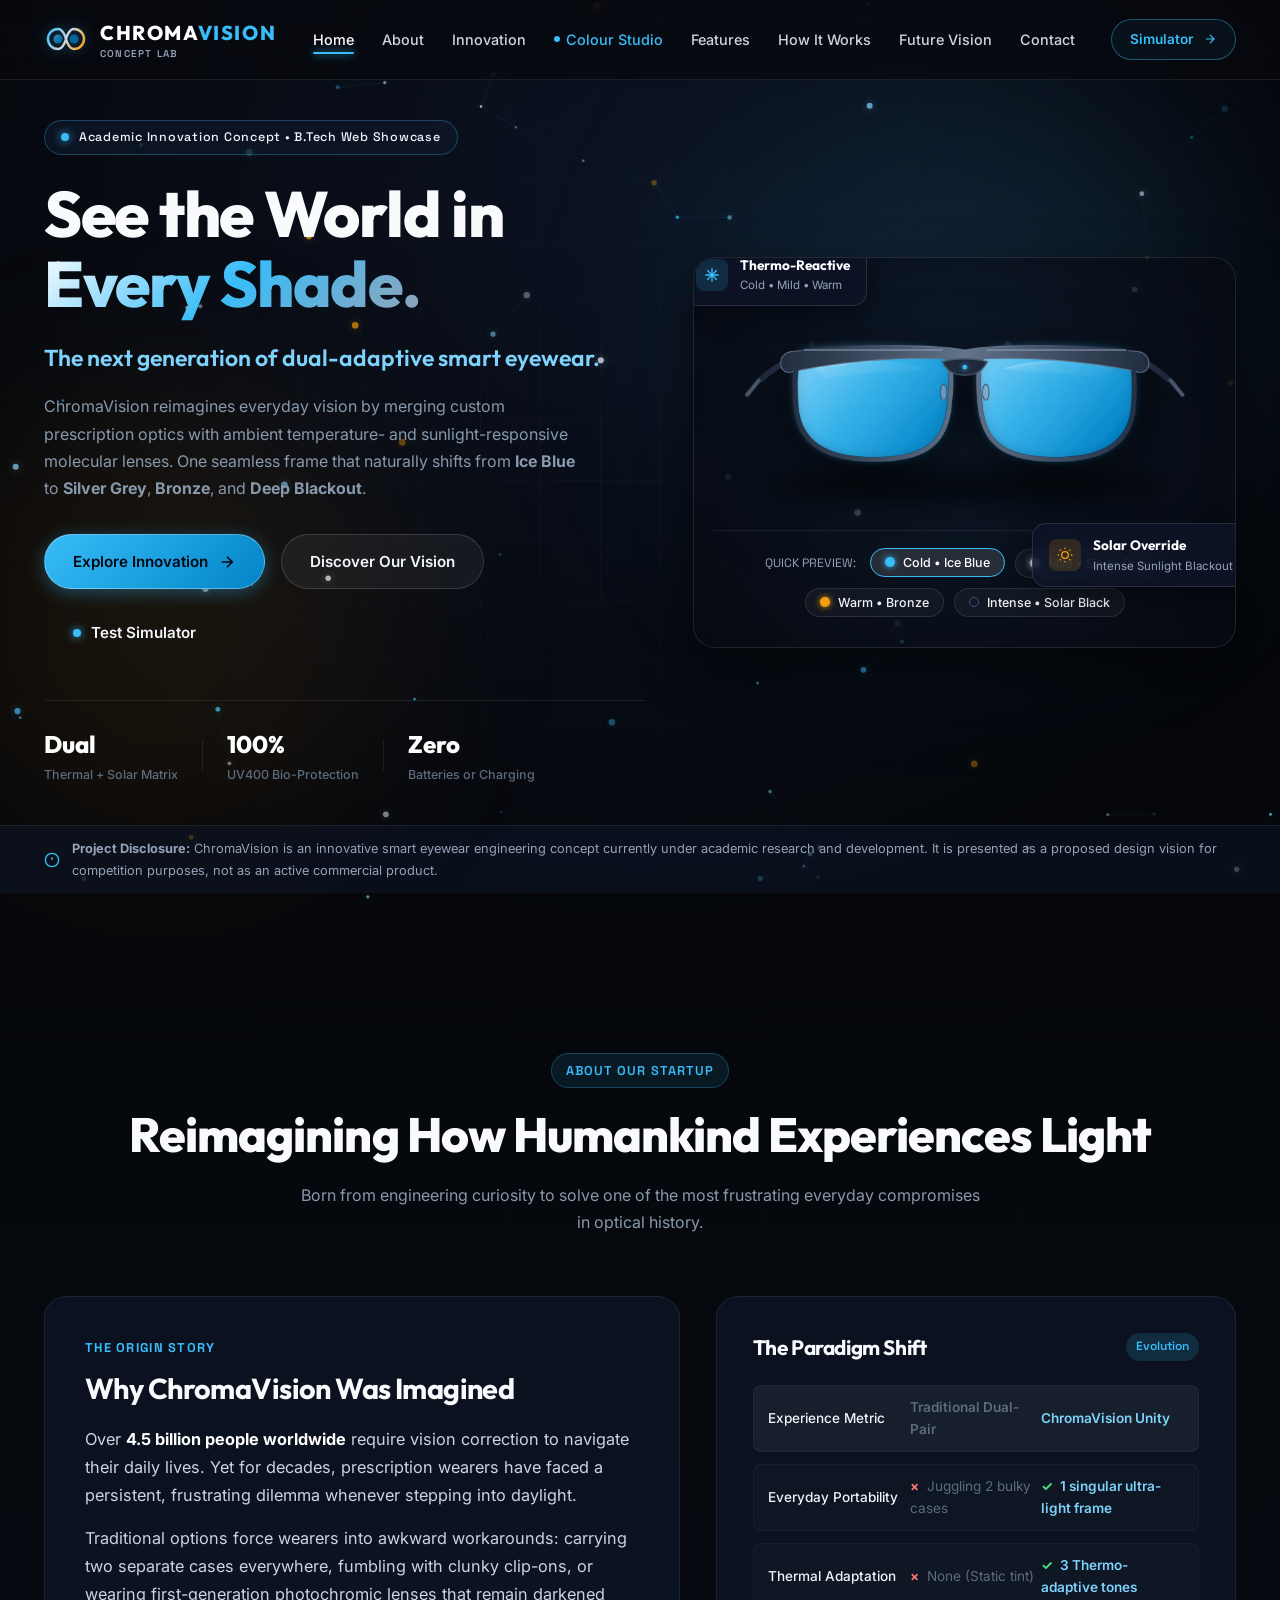
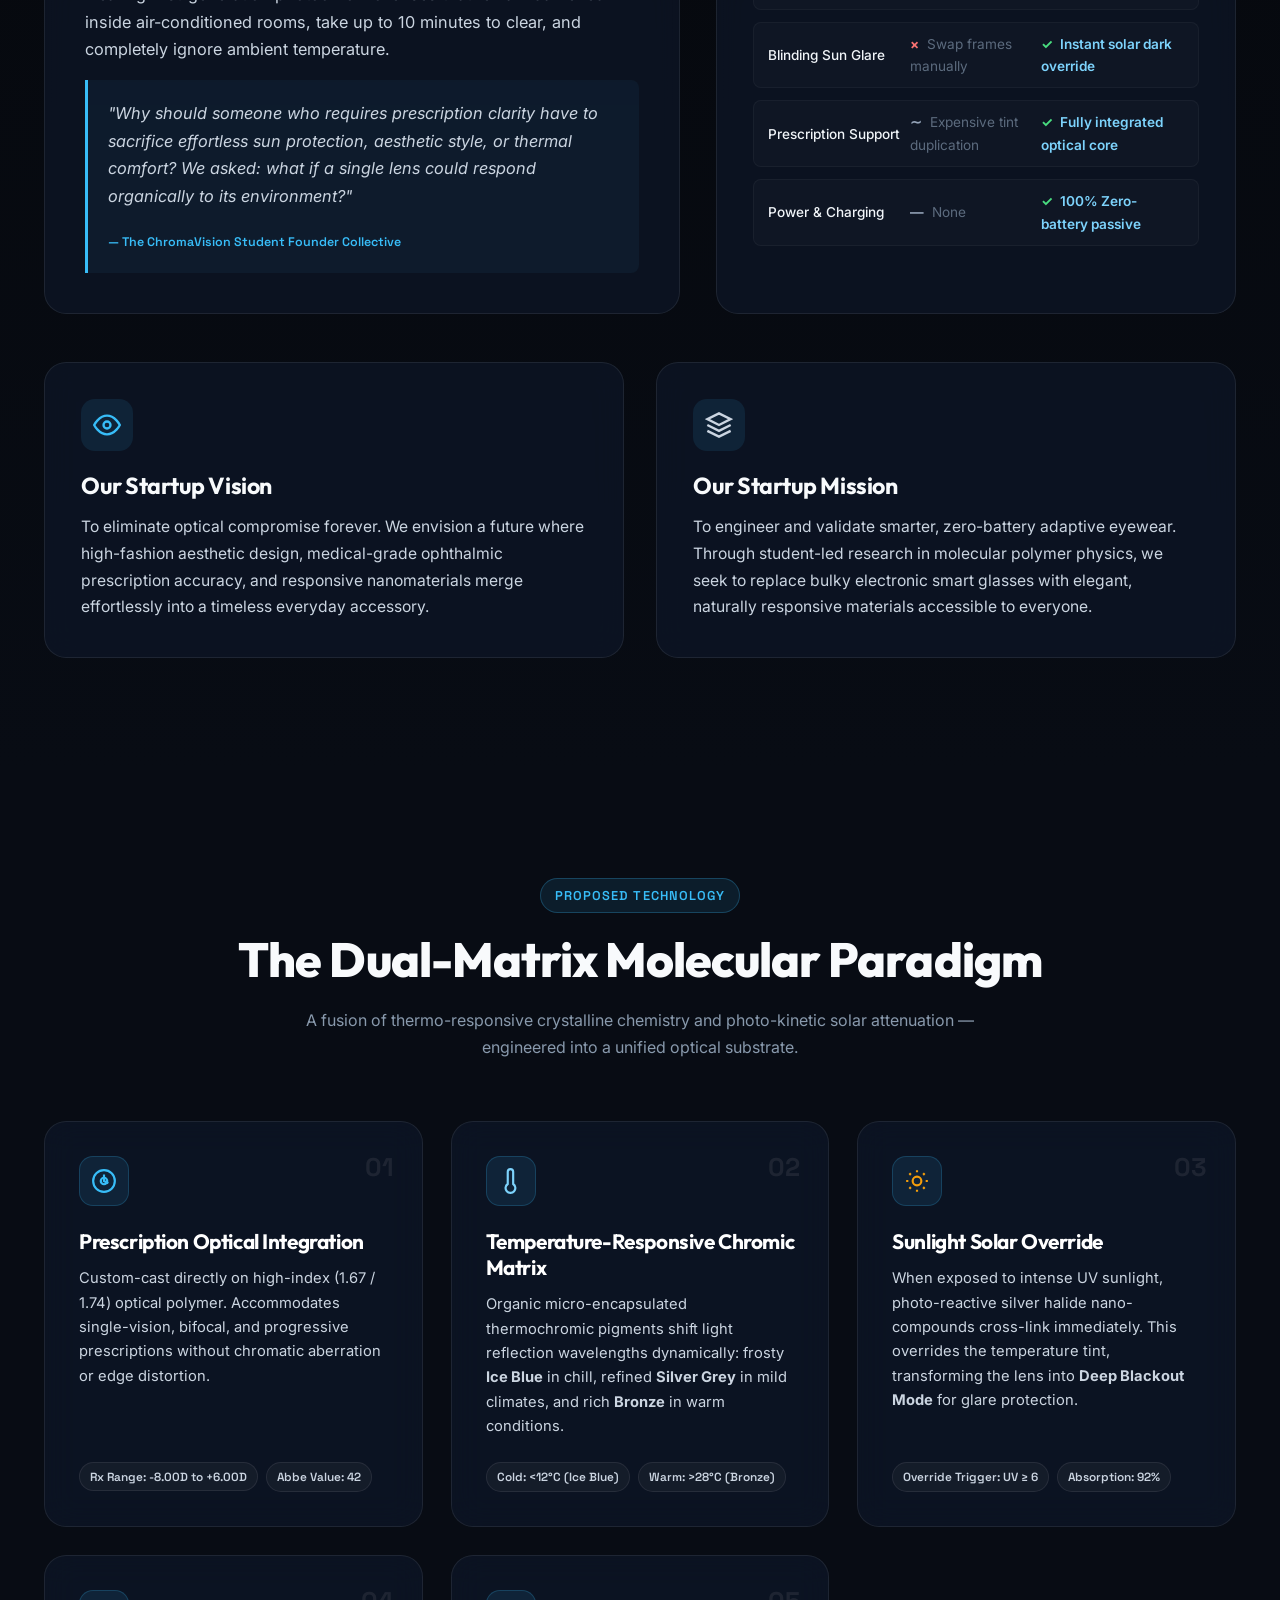
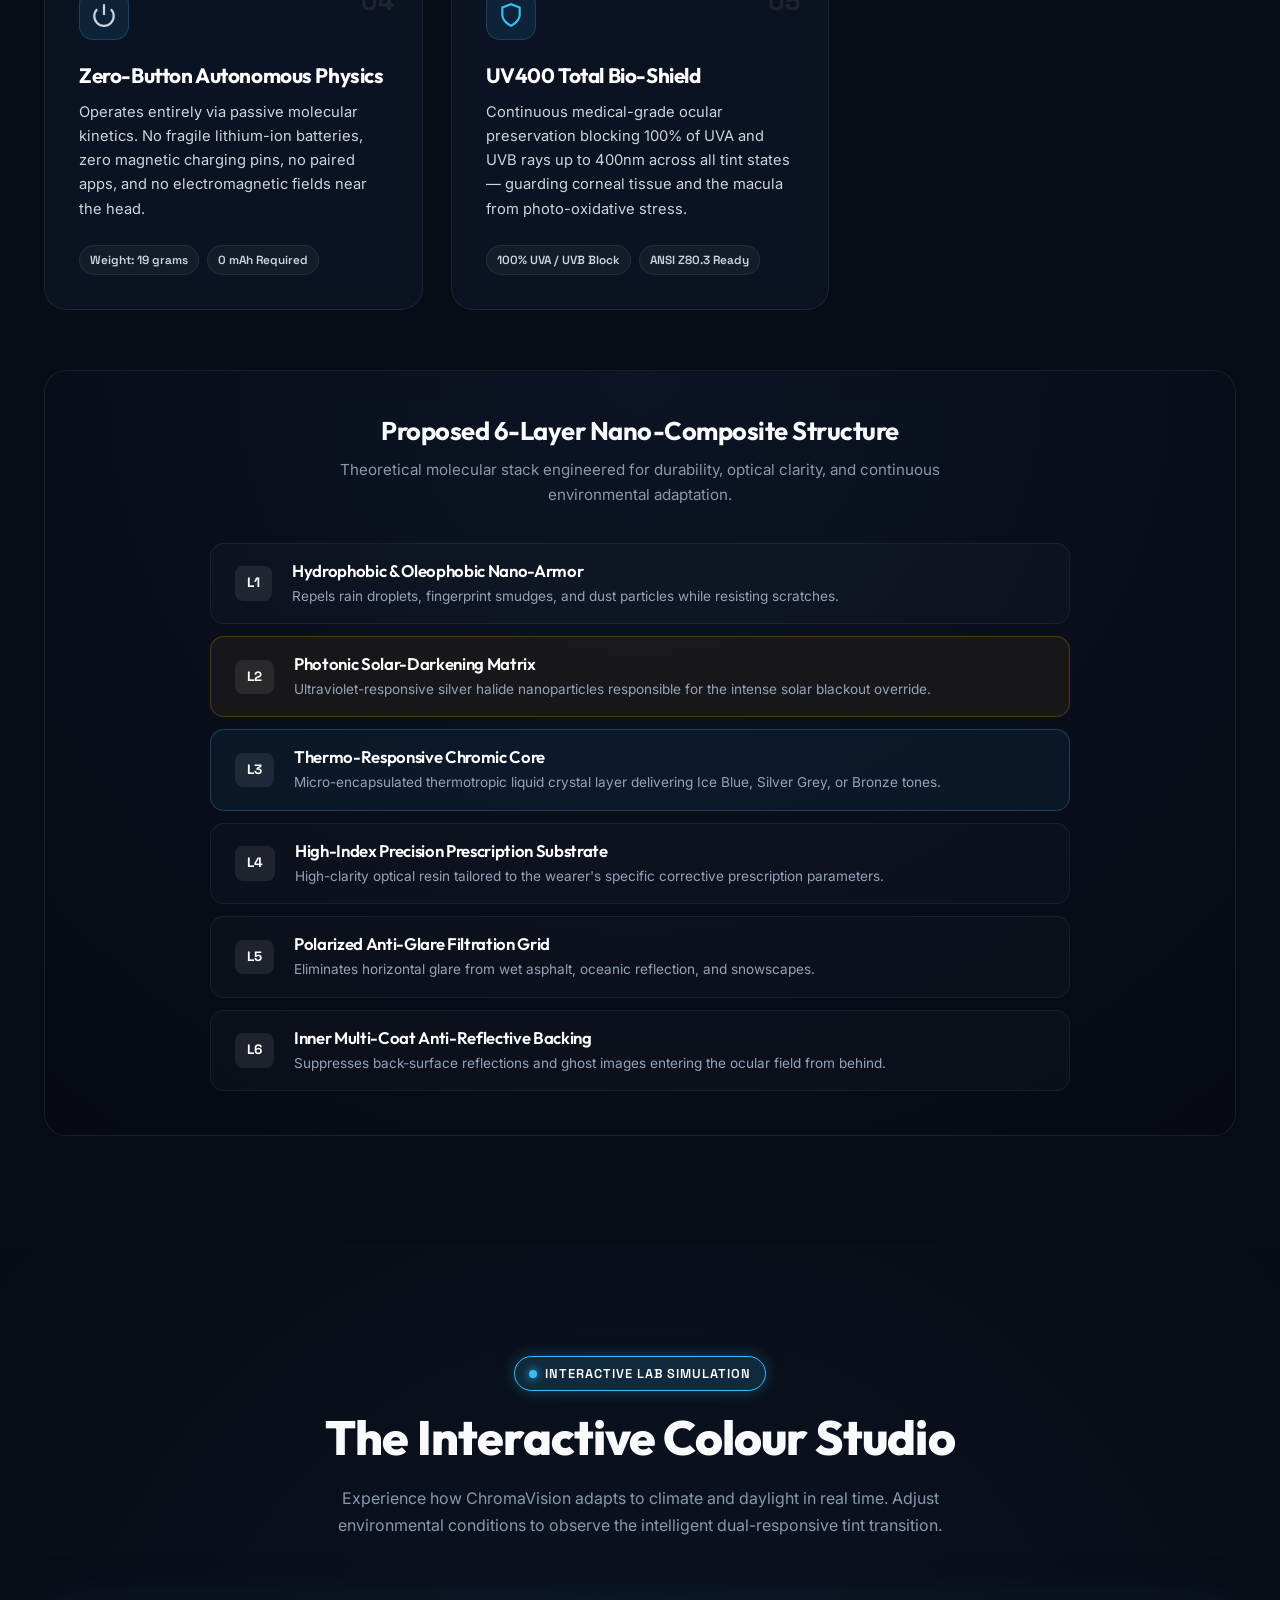
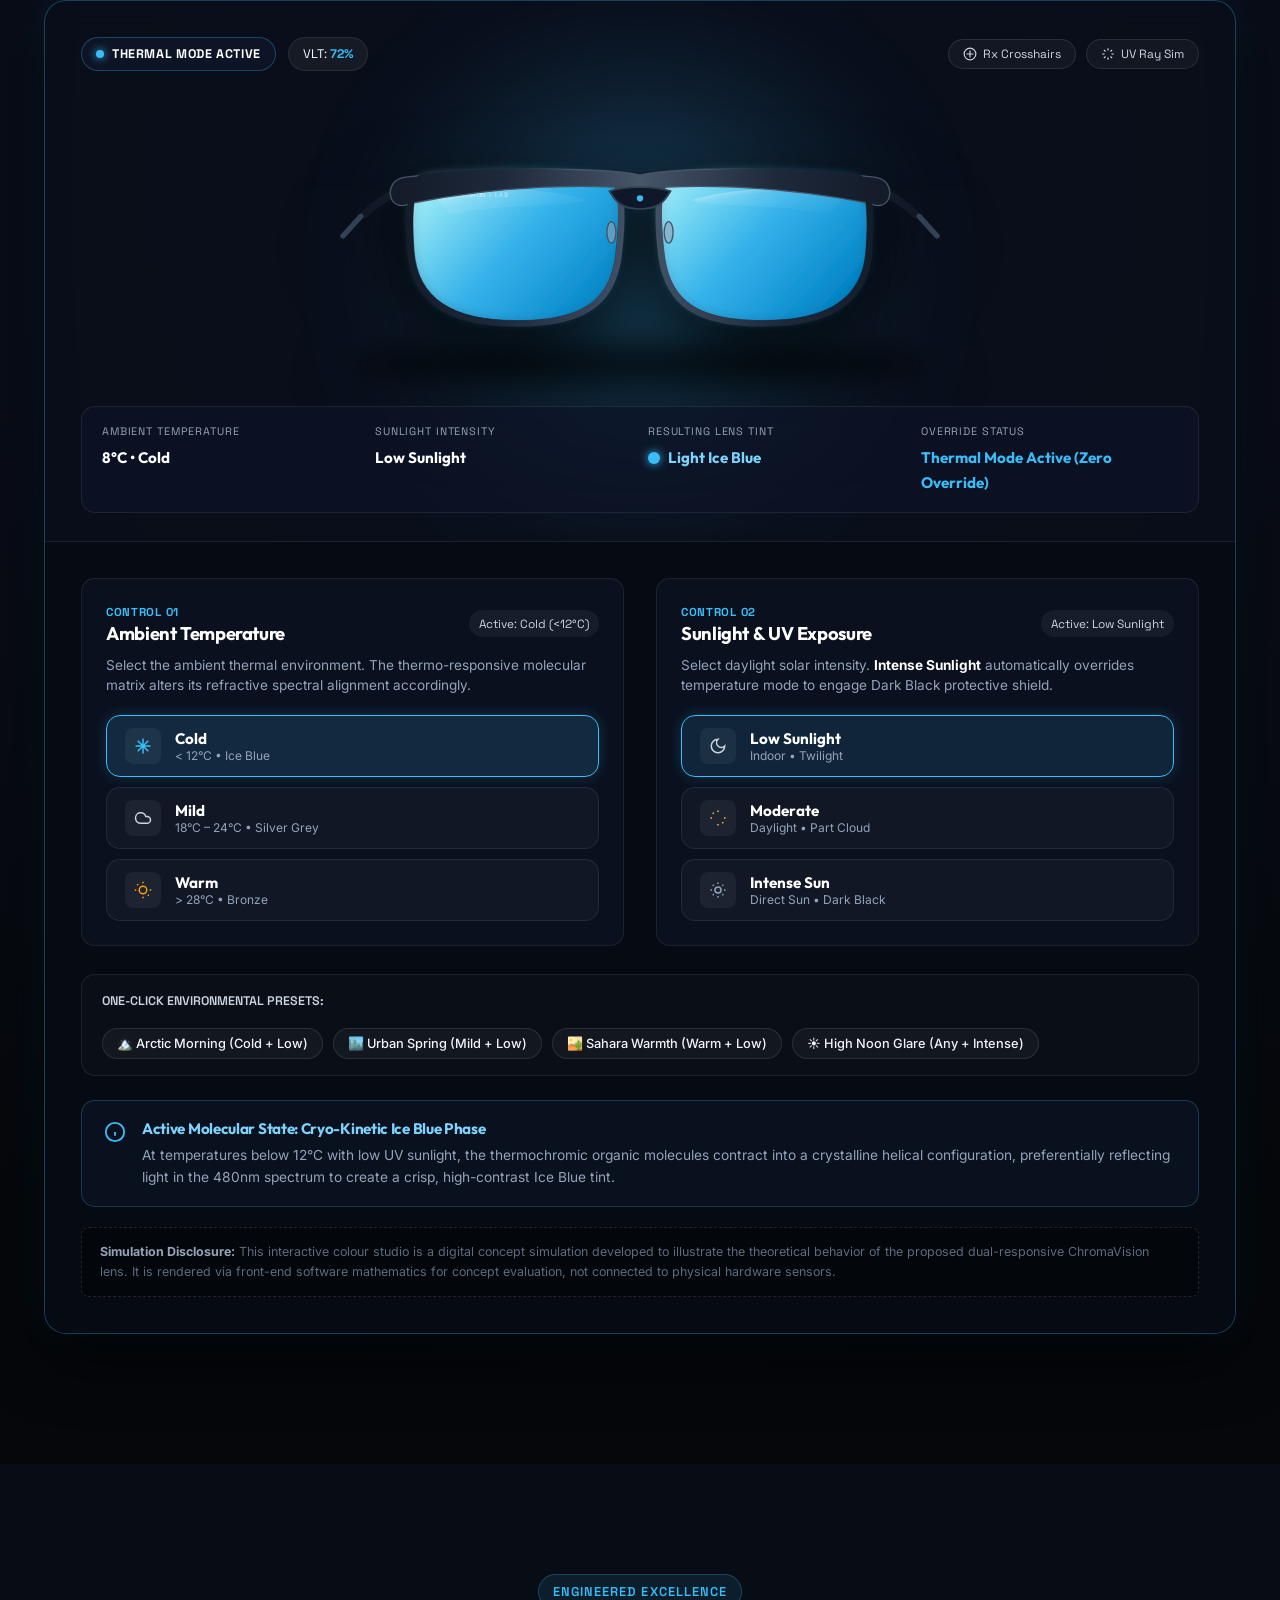
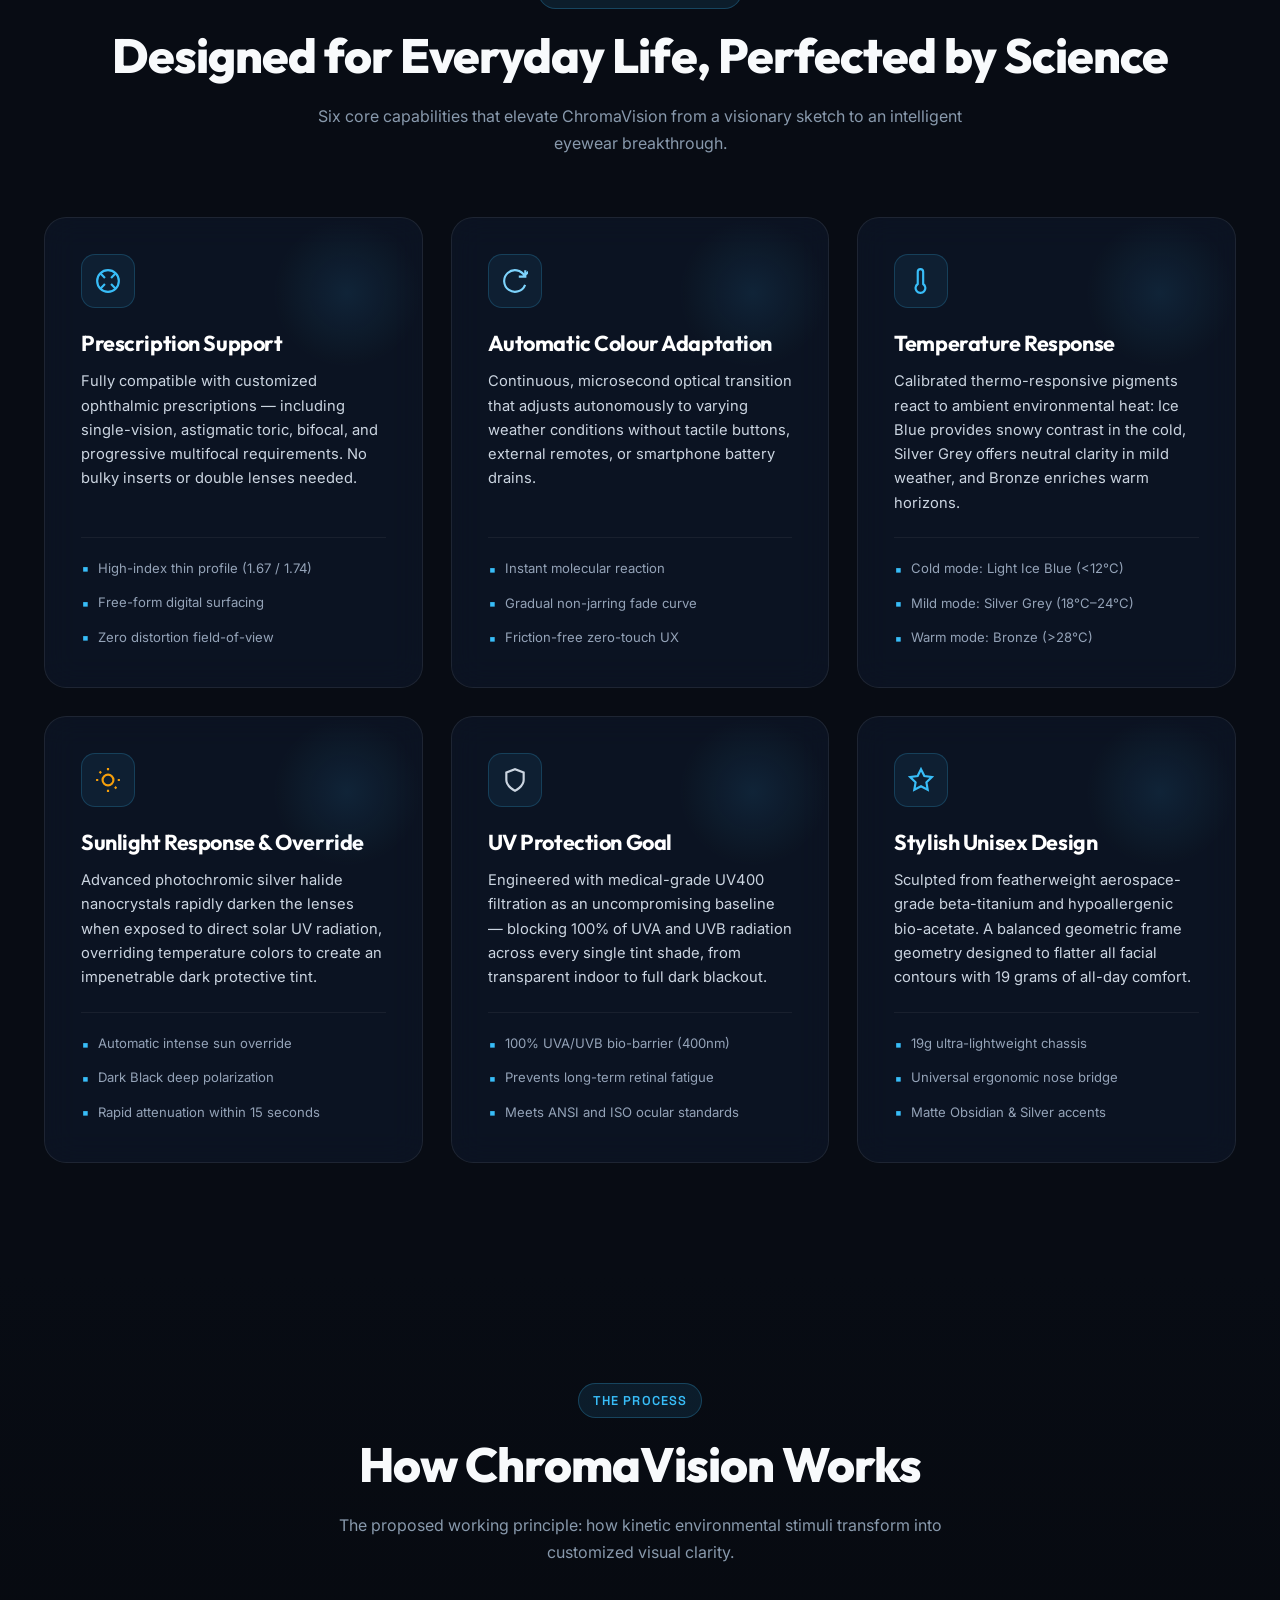
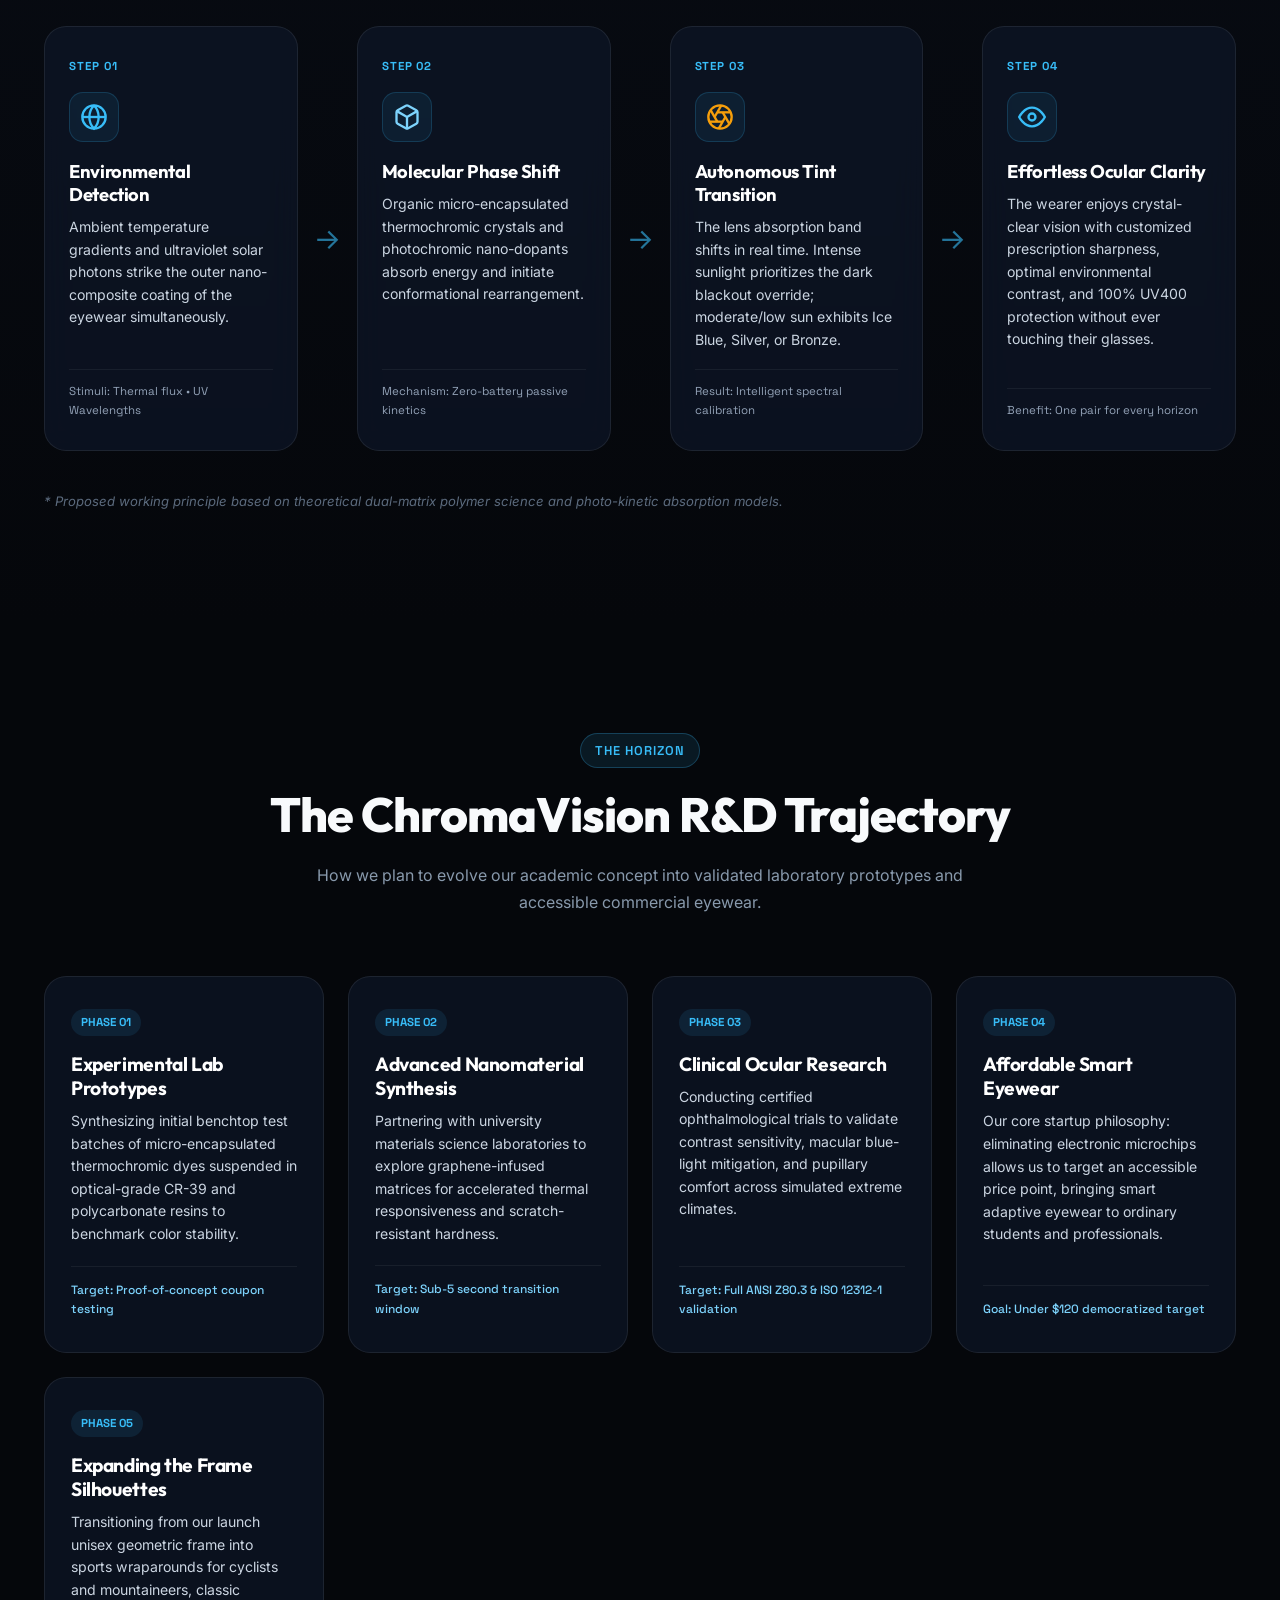
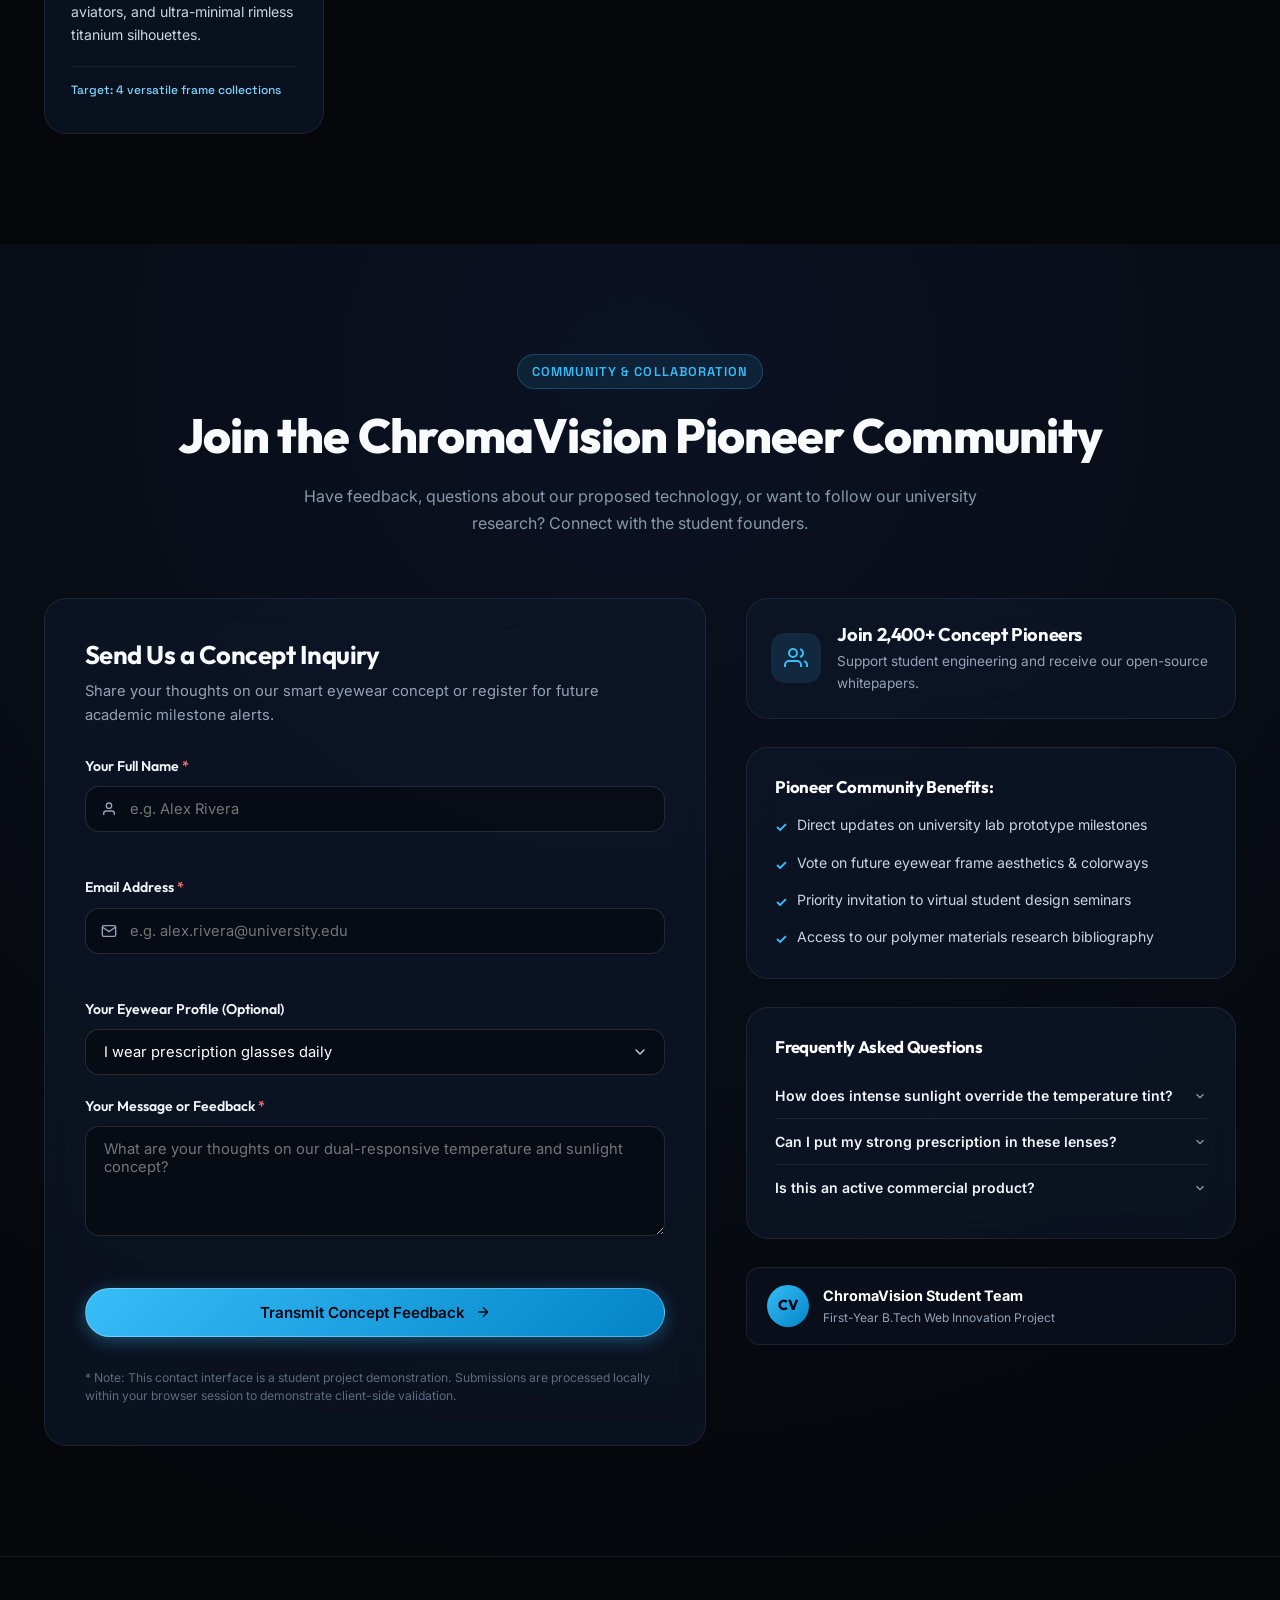
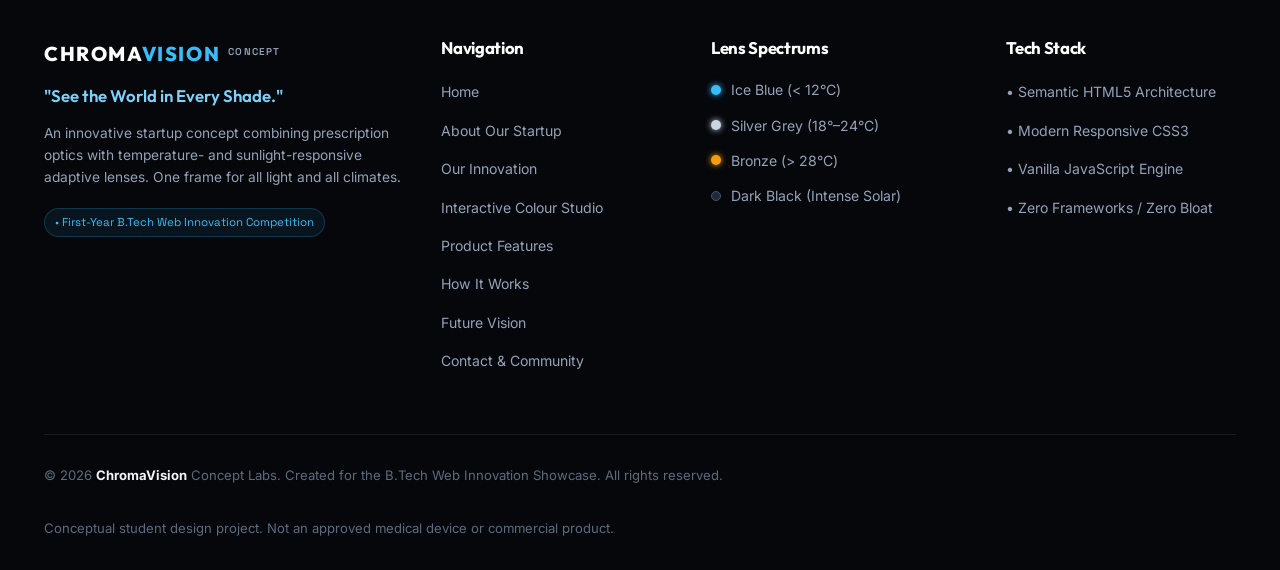
<file: frontend/index.html>
<!DOCTYPE html>
<html lang="en">
<head>
  <meta charset="UTF-8">
  <meta name="viewport" content="width=device-width, initial-scale=1.0">
  <meta name="description" content="ChromaVision - An innovative smart eyewear concept combining prescription optics with temperature- and sunlight-responsive adaptive lenses. See the world in every shade.">
  <meta name="keywords" content="ChromaVision, smart eyewear, adaptive lenses, prescription sunglasses, photochromic, thermochromic, optical innovation">
  <meta name="author" content="ChromaVision Innovation Labs">
  <meta name="theme-color" content="#07090e">

  <title>CHROMAVISION | See the World in Every Shade</title>

  <!-- Google Fonts -->
  <link rel="preconnect" href="https://fonts.googleapis.com">
  <link rel="preconnect" href="https://fonts.gstatic.com" crossorigin>
  <link href="https://fonts.googleapis.com/css2?family=Inter:wght@300;400;500;600;700&family=Outfit:wght@400;500;600;700;800&family=Space+Grotesk:wght@400;500;600;700&display=swap" rel="stylesheet">

  <!-- Main Stylesheet -->
  <link rel="stylesheet" href="style.css">
</head>
<body>

  <!-- Accessible Skip Link -->
  <a href="#main-content" class="skip-link">Skip to main content</a>

  <!-- Interactive Moveable Dots Background Canvas -->
  <canvas id="ambient-canvas" class="ambient-canvas" aria-hidden="true"></canvas>

  <!-- ========================================================
       GLOBAL HEADER & NAVIGATION
       ======================================================== -->
  <header class="header" id="header">
    <div class="nav-container">
      <!-- Brand Logo -->
      <a href="#home" class="brand-logo" aria-label="ChromaVision Home">
        <div class="logo-symbol">
          <svg viewBox="0 0 44 26" fill="none" xmlns="http://www.w3.org/2000/svg" class="logo-svg" aria-hidden="true">
            <path d="M4 13C4 7.477 8.477 3 14 3C19.523 3 22 13 22 13C22 13 24.477 3 30 3C35.523 3 40 7.477 40 13C40 18.523 35.523 23 30 23C24.477 23 22 13 22 13C22 13 19.523 23 14 23C8.477 23 4 18.523 4 13Z" stroke="url(#logo-gradient)" stroke-width="2.5" stroke-linecap="round" stroke-linejoin="round"/>
            <circle cx="14" cy="13" r="4.5" fill="url(#logo-cyan)" fill-opacity="0.7"/>
            <circle cx="30" cy="13" r="4.5" fill="url(#logo-cyan)" fill-opacity="0.7"/>
            <defs>
              <linearGradient id="logo-gradient" x1="4" y1="3" x2="40" y2="23" gradientUnits="userSpaceOnUse">
                <stop stop-color="#38bdf8"/>
                <stop offset="0.5" stop-color="#cbd5e1"/>
                <stop offset="1" stop-color="#f59e0b"/>
              </linearGradient>
              <linearGradient id="logo-cyan" x1="9" y1="9" x2="19" y2="17" gradientUnits="userSpaceOnUse">
                <stop stop-color="#38bdf8"/>
                <stop offset="1" stop-color="#0284c7"/>
              </linearGradient>
            </defs>
          </svg>
        </div>
        <div class="logo-text-group">
          <span class="logo-title">CHROMA<span>VISION</span></span>
          <span class="logo-badge">CONCEPT LAB</span>
        </div>
      </a>

      <!-- Desktop Navigation Menu -->
      <nav class="nav-menu" id="nav-menu" aria-label="Main Navigation">
        <ul class="nav-list">
          <li class="nav-item"><a href="#home" class="nav-link active">Home</a></li>
          <li class="nav-item"><a href="#about" class="nav-link">About</a></li>
          <li class="nav-item"><a href="#innovation" class="nav-link">Innovation</a></li>
          <li class="nav-item"><a href="#studio" class="nav-link nav-highlight"><span class="nav-pulse"></span>Colour Studio</a></li>
          <li class="nav-item"><a href="#features" class="nav-link">Features</a></li>
          <li class="nav-item"><a href="#how-it-works" class="nav-link">How It Works</a></li>
          <li class="nav-item"><a href="#future-vision" class="nav-link">Future Vision</a></li>
          <li class="nav-item"><a href="#contact" class="nav-link">Contact</a></li>
        </ul>
      </nav>

      <!-- Nav CTA Action -->
      <div class="nav-actions">
        <a href="#studio" class="btn btn-sm btn-outline-cyan">
          <span>Simulator</span>
          <svg width="14" height="14" viewBox="0 0 24 24" fill="none" stroke="currentColor" stroke-width="2"><path d="M5 12h14M12 5l7 7-7 7"/></svg>
        </a>

        <!-- Mobile Menu Toggle Button -->
        <button class="hamburger-btn" id="hamburger-btn" aria-label="Toggle navigation menu" aria-expanded="false" aria-controls="nav-menu">
          <span class="hamburger-bar"></span>
          <span class="hamburger-bar"></span>
          <span class="hamburger-bar"></span>
        </button>
      </div>
    </div>
  </header>

  <!-- Mobile Drawer Overlay -->
  <div class="mobile-drawer" id="mobile-drawer" aria-hidden="true">
    <div class="drawer-content">
      <ul class="drawer-list">
        <li><a href="#home" class="drawer-link">Home</a></li>
        <li><a href="#about" class="drawer-link">About Our Startup</a></li>
        <li><a href="#innovation" class="drawer-link">Our Innovation</a></li>
        <li><a href="#studio" class="drawer-link drawer-highlight">Interactive Colour Studio</a></li>
        <li><a href="#features" class="drawer-link">Product Features</a></li>
        <li><a href="#how-it-works" class="drawer-link">How It Works</a></li>
        <li><a href="#future-vision" class="drawer-link">Future Vision</a></li>
        <li><a href="#contact" class="drawer-link">Contact & Community</a></li>
      </ul>
      <div class="drawer-footer">
        <a href="#studio" class="btn btn-primary btn-block">Launch Colour Studio</a>
      </div>
    </div>
  </div>

  <main id="main-content">

    <!-- ========================================================
         SECTION 1: HERO
         ======================================================== -->
    <section class="hero-section" id="home">
      <!-- Ambient Background Glows -->
      <div class="ambient-glow ambient-glow-1" aria-hidden="true"></div>
      <div class="ambient-glow ambient-glow-2" aria-hidden="true"></div>
      <div class="hero-grid-pattern" aria-hidden="true"></div>

      <div class="container hero-container">
        <!-- Hero Text Content -->
        <div class="hero-content">
          <!-- Status Banner Pill -->
          <div class="status-pill fade-in">
            <span class="status-indicator"></span>
            <span class="status-text">Academic Innovation Concept &bull; B.Tech Web Showcase</span>
          </div>

          <!-- Main Hero Headline -->
          <h1 class="hero-title fade-in delay-1">
            See the World in <br>
            <span class="gradient-text">Every Shade.</span>
          </h1>

          <!-- Tagline & Intro -->
          <p class="hero-tagline fade-in delay-2">
            The next generation of dual-adaptive smart eyewear.
          </p>
          <p class="hero-description fade-in delay-2">
            ChromaVision reimagines everyday vision by merging custom prescription optics with ambient temperature- and sunlight-responsive molecular lenses. One seamless frame that naturally shifts from <strong>Ice Blue</strong> to <strong>Silver Grey</strong>, <strong>Bronze</strong>, and <strong>Deep Blackout</strong>.
          </p>

          <!-- Action Buttons -->
          <div class="hero-cta-group fade-in delay-3">
            <a href="#innovation" class="btn btn-primary btn-glow">
              <span>Explore Innovation</span>
              <svg width="18" height="18" viewBox="0 0 24 24" fill="none" stroke="currentColor" stroke-width="2.2"><path d="M5 12h14M12 5l7 7-7 7"/></svg>
            </a>
            <a href="#about" class="btn btn-secondary">
              <span>Discover Our Vision</span>
            </a>
            <a href="#studio" class="btn btn-ghost">
              <span class="pulse-dot"></span>
              <span>Test Simulator</span>
            </a>
          </div>

          <!-- Key Metrics Strip -->
          <div class="hero-metrics fade-in delay-4">
            <div class="metric-item">
              <span class="metric-val">Dual</span>
              <span class="metric-label">Thermal + Solar Matrix</span>
            </div>
            <div class="metric-divider" aria-hidden="true"></div>
            <div class="metric-item">
              <span class="metric-val">100%</span>
              <span class="metric-label">UV400 Bio-Protection</span>
            </div>
            <div class="metric-divider" aria-hidden="true"></div>
            <div class="metric-item">
              <span class="metric-val">Zero</span>
              <span class="metric-label">Batteries or Charging</span>
            </div>
          </div>
        </div>

        <!-- Hero Product Visual Artwork -->
        <div class="hero-visual fade-in delay-2">
          <div class="product-stage" id="hero-spectacle-stage">
            <!-- Floating Holographic Badges -->
            <div class="floating-badge badge-top-left">
              <div class="badge-icon-wrap ice-bg">
                <svg width="16" height="16" viewBox="0 0 24 24" fill="none" stroke="#38bdf8" stroke-width="2"><path d="M12 2v20M2 12h20M4.93 4.93l14.14 14.14M4.93 19.07L19.07 4.93"/></svg>
              </div>
              <div class="badge-text">
                <span class="badge-title">Thermo-Reactive</span>
                <span class="badge-sub">Cold &bull; Mild &bull; Warm</span>
              </div>
            </div>

            <div class="floating-badge badge-bottom-right">
              <div class="badge-icon-wrap gold-bg">
                <svg width="16" height="16" viewBox="0 0 24 24" fill="none" stroke="#f59e0b" stroke-width="2"><circle cx="12" cy="12" r="5"/><path d="M12 1v2M12 21v2M4.22 4.22l1.42 1.42M18.36 18.36l1.42 1.42M1 12h2M21 12h2M4.22 19.78l1.42-1.42M18.36 5.64l1.42-1.42"/></svg>
              </div>
              <div class="badge-text">
                <span class="badge-title">Solar Override</span>
                <span class="badge-sub">Intense Sunlight Blackout</span>
              </div>
            </div>

            <!-- Bespoke Vector Futuristic Eyewear Render -->
            <div class="glasses-showcase-box" id="hero-glasses-box">
              <div class="glass-reflection-flare" id="hero-glass-flare" aria-hidden="true"></div>
              <svg class="hero-sunglasses-svg" viewBox="0 0 760 330" fill="none" xmlns="http://www.w3.org/2000/svg" aria-label="Futuristic ChromaVision smart eyewear prototype render">
                <defs>
                  <!-- Dynamic Lens Gradient (Hero Default: Dynamic Ice Blue / Chrome) -->
                  <linearGradient id="hero-lens-left-grad" x1="160" y1="80" x2="340" y2="240" gradientUnits="userSpaceOnUse">
                    <stop offset="0%" stop-color="#7dd3fc" stop-opacity="0.85"/>
                    <stop offset="45%" stop-color="#38bdf8" stop-opacity="0.75"/>
                    <stop offset="100%" stop-color="#0284c7" stop-opacity="0.9"/>
                  </linearGradient>
                  <linearGradient id="hero-lens-right-grad" x1="420" y1="80" x2="600" y2="240" gradientUnits="userSpaceOnUse">
                    <stop offset="0%" stop-color="#7dd3fc" stop-opacity="0.85"/>
                    <stop offset="45%" stop-color="#38bdf8" stop-opacity="0.75"/>
                    <stop offset="100%" stop-color="#0284c7" stop-opacity="0.9"/>
                  </linearGradient>

                  <!-- Frame Metallic Gradient -->
                  <linearGradient id="titanium-frame" x1="0" y1="0" x2="760" y2="0" gradientUnits="userSpaceOnUse">
                    <stop offset="0%" stop-color="#0f172a"/>
                    <stop offset="25%" stop-color="#334155"/>
                    <stop offset="50%" stop-color="#64748b"/>
                    <stop offset="75%" stop-color="#334155"/>
                    <stop offset="100%" stop-color="#0f172a"/>
                  </linearGradient>

                  <!-- Lens Specular Glare -->
                  <linearGradient id="lens-sheen" x1="0" y1="0" x2="1" y2="1">
                    <stop offset="0%" stop-color="#ffffff" stop-opacity="0.6"/>
                    <stop offset="30%" stop-color="#ffffff" stop-opacity="0.1"/>
                    <stop offset="100%" stop-color="#ffffff" stop-opacity="0"/>
                  </linearGradient>

                  <!-- Glow Filter -->
                  <filter id="hero-lens-glow" x="-20%" y="-20%" width="140%" height="140%">
                    <feGaussianBlur stdDeviation="8" result="blur"/>
                    <feComposite in="SourceGraphic" in2="blur" operator="over"/>
                  </filter>
                </defs>

                <!-- Shadow Pedestal -->
                <ellipse cx="380" cy="300" rx="310" ry="24" fill="#000000" fill-opacity="0.5" filter="blur(16px)"/>

                <!-- Eyewear Temples (Arms extending backward in perspective) -->
                <path d="M72 138 C100 110 145 95 180 95" stroke="url(#titanium-frame)" stroke-width="9" stroke-linecap="round"/>
                <path d="M688 138 C660 110 615 95 580 95" stroke="url(#titanium-frame)" stroke-width="9" stroke-linecap="round"/>
                <path d="M68 140 L50 162" stroke="#475569" stroke-width="6" stroke-linecap="round"/>
                <path d="M692 140 L710 162" stroke="#475569" stroke-width="6" stroke-linecap="round"/>

                <!-- LENSES -->
                <!-- Left Lens -->
                <g filter="url(#hero-lens-glow)">
                  <path id="hero-lens-left" d="M142 98 C215 90 325 90 348 102 C356 106 358 135 352 185 C345 235 315 256 242 256 C170 256 132 232 128 178 C124 125 130 99 142 98 Z" 
                        fill="url(#hero-lens-left-grad)" class="lens-body"/>
                  <!-- Optical Prescription Grid Lines (Subtle) -->
                  <circle cx="242" cy="174" r="50" stroke="#ffffff" stroke-opacity="0.12" stroke-dasharray="3 4" fill="none"/>
                  <circle cx="242" cy="174" r="28" stroke="#ffffff" stroke-opacity="0.1" stroke-dasharray="2 3" fill="none"/>
                  <line x1="242" y1="118" x2="242" y2="230" stroke="#ffffff" stroke-opacity="0.08" stroke-dasharray="2 2"/>
                  <line x1="186" y1="174" x2="298" y2="174" stroke="#ffffff" stroke-opacity="0.08" stroke-dasharray="2 2"/>
                  <!-- Lens Specular Glare Arc -->
                  <path d="M146 112 C200 106 280 108 322 122 C295 130 220 126 168 138 Z" fill="url(#lens-sheen)"/>
                  <!-- Precision Etch Logo -->
                  <text x="146" y="118" font-family="'Space Grotesk', monospace" font-size="7" fill="#ffffff" fill-opacity="0.5" letter-spacing="1">CHROMA &bull; Rx</text>
                </g>

                <!-- Right Lens -->
                <g filter="url(#hero-lens-glow)">
                  <path id="hero-lens-right" d="M618 98 C545 90 435 90 412 102 C404 106 402 135 408 185 C415 235 445 256 518 256 C590 256 628 232 632 178 C636 125 630 99 618 98 Z" 
                        fill="url(#hero-lens-right-grad)" class="lens-body"/>
                  <!-- Optical Prescription Grid Lines -->
                  <circle cx="518" cy="174" r="50" stroke="#ffffff" stroke-opacity="0.12" stroke-dasharray="3 4" fill="none"/>
                  <circle cx="518" cy="174" r="28" stroke="#ffffff" stroke-opacity="0.1" stroke-dasharray="2 3" fill="none"/>
                  <line x1="518" y1="118" x2="518" y2="230" stroke="#ffffff" stroke-opacity="0.08" stroke-dasharray="2 2"/>
                  <line x1="462" y1="174" x2="574" y2="174" stroke="#ffffff" stroke-opacity="0.08" stroke-dasharray="2 2"/>
                  <!-- Lens Specular Glare Arc -->
                  <path d="M614 112 C560 106 480 108 438 122 C465 130 540 126 592 138 Z" fill="url(#lens-sheen)"/>
                </g>

                <!-- TITANIUM FRAMEWORK & BROW BAR -->
                <!-- Top Brow Bar Bridge -->
                <path d="M120 96 C240 84 340 86 380 94 C420 86 520 84 640 96 C655 97 662 108 658 120 C655 128 646 130 638 126 C530 104 430 104 380 110 C330 104 230 104 122 126 C114 130 105 128 102 120 C98 108 105 97 120 96 Z" 
                      fill="url(#titanium-frame)" stroke="#64748b" stroke-width="1.5"/>

                <!-- Outer Rim Bezels (Left & Right) -->
                <path d="M138 96 C210 88 322 88 348 100 C360 105 362 136 356 186 C348 238 316 260 242 260 C168 260 128 234 124 180 C120 124 126 98 138 96 Z" 
                      stroke="url(#titanium-frame)" stroke-width="7" fill="none"/>
                <path d="M622 96 C550 88 438 88 412 100 C400 105 398 136 404 186 C412 238 444 260 518 260 C592 260 632 234 636 180 C640 124 634 98 622 96 Z" 
                      stroke="url(#titanium-frame)" stroke-width="7" fill="none"/>

                <!-- Central Nose Bridge & Sensor Pod (Aesthetic) -->
                <path d="M346 112 C364 106 396 106 414 112 C406 126 398 132 380 132 C362 132 354 126 346 112 Z" fill="#1e293b" stroke="#475569" stroke-width="2"/>
                <circle cx="380" cy="120" r="3.5" fill="#38bdf8" filter="drop-shadow(0 0 4px #38bdf8)"/>

                <!-- Adjustable Ergonomic Nose Pads -->
                <ellipse cx="348" cy="158" rx="5" ry="12" fill="#94a3b8" fill-opacity="0.6" stroke="#475569" stroke-width="1.5"/>
                <ellipse cx="412" cy="158" rx="5" ry="12" fill="#94a3b8" fill-opacity="0.6" stroke="#475569" stroke-width="1.5"/>

                <!-- Frame Bevel Accents (Highlights) -->
                <path d="M136 94 L346 94" stroke="#94a3b8" stroke-width="1.5" stroke-linecap="round"/>
                <path d="M414 94 L624 94" stroke="#94a3b8" stroke-width="1.5" stroke-linecap="round"/>
              </svg>
            </div>

            <!-- Quick Tint Interactive Preview Bar -->
            <div class="hero-preview-bar">
              <span class="preview-label">Quick Preview:</span>
              <button class="preview-chip active" data-tint="ice" title="Preview Ice Blue Tint">
                <span class="chip-color ice"></span> Cold &bull; Ice Blue
              </button>
              <button class="preview-chip" data-tint="silver" title="Preview Silver Grey Tint">
                <span class="chip-color silver"></span> Mild &bull; Silver Grey
              </button>
              <button class="preview-chip" data-tint="bronze" title="Preview Bronze Tint">
                <span class="chip-color bronze"></span> Warm &bull; Bronze
              </button>
              <button class="preview-chip" data-tint="black" title="Preview Intense Sunlight Override">
                <span class="chip-color black"></span> Intense &bull; Solar Black
              </button>
            </div>
          </div>
        </div>
      </div>

      <!-- Bottom Concept Notice Bar -->
      <div class="concept-disclaimer-bar">
        <div class="container disclaimer-inner">
          <svg width="16" height="16" viewBox="0 0 24 24" fill="none" stroke="currentColor" stroke-width="2"><circle cx="12" cy="12" r="10"/><line x1="12" y1="8" x2="12" y2="12"/><line x1="12" y1="16" x2="12.01" y2="16"/></svg>
          <span><strong>Project Disclosure:</strong> ChromaVision is an innovative smart eyewear engineering concept currently under academic research and development. It is presented as a proposed design vision for competition purposes, not as an active commercial product.</span>
        </div>
      </div>
    </section>

    <!-- ========================================================
         SECTION 2: ABOUT OUR STARTUP
         ======================================================== -->
    <section class="section about-section" id="about">
      <div class="container">
        <!-- Section Header -->
        <div class="section-header text-center">
          <div class="section-tag">ABOUT OUR STARTUP</div>
          <h2 class="section-title">Reimagining How Humankind Experiences Light</h2>
          <p class="section-subtitle">Born from engineering curiosity to solve one of the most frustrating everyday compromises in optical history.</p>
        </div>

        <!-- Story / Origin Grid -->
        <div class="about-grid">
          <!-- Left Column: The Problem & Story -->
          <div class="about-narrative-card">
            <div class="card-eyebrow">THE ORIGIN STORY</div>
            <h3 class="narrative-heading">Why ChromaVision Was Imagined</h3>
            <p>
              Over <strong>4.5 billion people worldwide</strong> require vision correction to navigate their daily lives. Yet for decades, prescription wearers have faced a persistent, frustrating dilemma whenever stepping into daylight.
            </p>
            <p>
              Traditional options force wearers into awkward workarounds: carrying two separate cases everywhere, fumbling with clunky clip-ons, or wearing first-generation photochromic lenses that remain darkened inside air-conditioned rooms, take up to 10 minutes to clear, and completely ignore ambient temperature.
            </p>
            <div class="quote-box">
              <p class="quote-text">"Why should someone who requires prescription clarity have to sacrifice effortless sun protection, aesthetic style, or thermal comfort? We asked: what if a single lens could respond organically to its environment?"</p>
              <span class="quote-author">&mdash; The ChromaVision Student Founder Collective</span>
            </div>
          </div>

          <!-- Right Column: The Dual-Pair Dilemma vs ChromaVision Solution -->
          <div class="comparison-card">
            <div class="comparison-header">
              <h4>The Paradigm Shift</h4>
              <span class="comp-badge">Evolution</span>
            </div>

            <div class="comp-table">
              <div class="comp-row head-row">
                <div class="comp-col col-feature">Experience Metric</div>
                <div class="comp-col col-old">Traditional Dual-Pair</div>
                <div class="comp-col col-new">ChromaVision Unity</div>
              </div>

              <div class="comp-row">
                <div class="comp-col col-feature">Everyday Portability</div>
                <div class="comp-col col-old"><span class="cross">&times;</span> Juggling 2 bulky cases</div>
                <div class="comp-col col-new"><span class="check">&check;</span> 1 singular ultra-light frame</div>
              </div>

              <div class="comp-row">
                <div class="comp-col col-feature">Thermal Adaptation</div>
                <div class="comp-col col-old"><span class="cross">&times;</span> None (Static tint)</div>
                <div class="comp-col col-new"><span class="check">&check;</span> 3 Thermo-adaptive tones</div>
              </div>

              <div class="comp-row">
                <div class="comp-col col-feature">Blinding Sun Glare</div>
                <div class="comp-col col-old"><span class="cross">&times;</span> Swap frames manually</div>
                <div class="comp-col col-new"><span class="check">&check;</span> Instant solar dark override</div>
              </div>

              <div class="comp-row">
                <div class="comp-col col-feature">Prescription Support</div>
                <div class="comp-col col-old"><span class="neutral">&sim;</span> Expensive tint duplication</div>
                <div class="comp-col col-new"><span class="check">&check;</span> Fully integrated optical core</div>
              </div>

              <div class="comp-row">
                <div class="comp-col col-feature">Power & Charging</div>
                <div class="comp-col col-old"><span class="neutral">&mdash;</span> None</div>
                <div class="comp-col col-new"><span class="check">&check;</span> 100% Zero-battery passive</div>
              </div>
            </div>
          </div>
        </div>

        <!-- Vision and Mission Twin Pillars -->
        <div class="twin-pillars-grid">
          <div class="pillar-card pillar-vision">
            <div class="pillar-icon">
              <svg width="28" height="28" viewBox="0 0 24 24" fill="none" stroke="#38bdf8" stroke-width="2"><path d="M1 12s4-8 11-8 11 8 11 8-4 8-11 8-11-8-11-8z"/><circle cx="12" cy="12" r="3"/></svg>
            </div>
            <h3>Our Startup Vision</h3>
            <p>
              To eliminate optical compromise forever. We envision a future where high-fashion aesthetic design, medical-grade ophthalmic prescription accuracy, and responsive nanomaterials merge effortlessly into a timeless everyday accessory.
            </p>
          </div>

          <div class="pillar-card pillar-mission">
            <div class="pillar-icon">
              <svg width="28" height="28" viewBox="0 0 24 24" fill="none" stroke="#cbd5e1" stroke-width="2"><path d="M12 2L2 7l10 5 10-5-10-5zM2 17l10 5 10-5M2 12l10 5 10-5"/></svg>
            </div>
            <h3>Our Startup Mission</h3>
            <p>
              To engineer and validate smarter, zero-battery adaptive eyewear. Through student-led research in molecular polymer physics, we seek to replace bulky electronic smart glasses with elegant, naturally responsive materials accessible to everyone.
            </p>
          </div>
        </div>
      </div>
    </section>

    <!-- ========================================================
         SECTION 3: OUR INNOVATION
         ======================================================== -->
    <section class="section innovation-section" id="innovation">
      <div class="container">
        <!-- Section Header -->
        <div class="section-header text-center">
          <div class="section-tag">PROPOSED TECHNOLOGY</div>
          <h2 class="section-title">The Dual-Matrix Molecular Paradigm</h2>
          <p class="section-subtitle">A fusion of thermo-responsive crystalline chemistry and photo-kinetic solar attenuation &mdash; engineered into a unified optical substrate.</p>
        </div>

        <!-- Innovation Pillars Grid -->
        <div class="innovation-pillars-grid">
          <!-- Pillar 1 -->
          <div class="innovate-card">
            <div class="innovate-number">01</div>
            <div class="innovate-icon-box">
              <svg width="26" height="26" viewBox="0 0 24 24" fill="none" stroke="#38bdf8" stroke-width="2"><circle cx="12" cy="12" r="10"/><path d="M12 6v6l4 2"/><circle cx="12" cy="12" r="3"/></svg>
            </div>
            <h4 class="innovate-title">Prescription Optical Integration</h4>
            <p class="innovate-desc">
              Custom-cast directly on high-index (1.67 / 1.74) optical polymer. Accommodates single-vision, bifocal, and progressive prescriptions without chromatic aberration or edge distortion.
            </p>
            <div class="innovate-meta">
              <span class="meta-tag">Rx Range: -8.00D to +6.00D</span>
              <span class="meta-tag">Abbe Value: 42</span>
            </div>
          </div>

          <!-- Pillar 2 -->
          <div class="innovate-card">
            <div class="innovate-number">02</div>
            <div class="innovate-icon-box">
              <svg width="26" height="26" viewBox="0 0 24 24" fill="none" stroke="#7dd3fc" stroke-width="2"><path d="M14 14.76V3.5a2.5 2.5 0 0 0-5 0v11.26a4.5 4.5 0 1 0 5 0z"/></svg>
            </div>
            <h4 class="innovate-title">Temperature-Responsive Chromic Matrix</h4>
            <p class="innovate-desc">
              Organic micro-encapsulated thermochromic pigments shift light reflection wavelengths dynamically: frosty <strong>Ice Blue</strong> in chill, refined <strong>Silver Grey</strong> in mild climates, and rich <strong>Bronze</strong> in warm conditions.
            </p>
            <div class="innovate-meta">
              <span class="meta-tag">Cold: &lt;12&deg;C (Ice Blue)</span>
              <span class="meta-tag">Warm: &gt;28&deg;C (Bronze)</span>
            </div>
          </div>

          <!-- Pillar 3 -->
          <div class="innovate-card">
            <div class="innovate-number">03</div>
            <div class="innovate-icon-box">
              <svg width="26" height="26" viewBox="0 0 24 24" fill="none" stroke="#f59e0b" stroke-width="2"><circle cx="12" cy="12" r="4"/><path d="M12 2v2M12 20v2M4.93 4.93l1.41 1.41M17.66 17.66l1.41 1.41M2 12h2M20 12h2M6.34 17.66l-1.41 1.41M19.07 4.93l-1.41 1.41"/></svg>
            </div>
            <h4 class="innovate-title">Sunlight Solar Override</h4>
            <p class="innovate-desc">
              When exposed to intense UV sunlight, photo-reactive silver halide nano-compounds cross-link immediately. This overrides the temperature tint, transforming the lens into <strong>Deep Blackout Mode</strong> for glare protection.
            </p>
            <div class="innovate-meta">
              <span class="meta-tag">Override Trigger: UV &ge; 6</span>
              <span class="meta-tag">Absorption: 92%</span>
            </div>
          </div>

          <!-- Pillar 4 -->
          <div class="innovate-card">
            <div class="innovate-number">04</div>
            <div class="innovate-icon-box">
              <svg width="26" height="26" viewBox="0 0 24 24" fill="none" stroke="#cbd5e1" stroke-width="2"><path d="M18.36 6.64a9 9 0 1 1-12.73 0"/><line x1="12" y1="2" x2="12" y2="12"/></svg>
            </div>
            <h4 class="innovate-title">Zero-Button Autonomous Physics</h4>
            <p class="innovate-desc">
              Operates entirely via passive molecular kinetics. No fragile lithium-ion batteries, zero magnetic charging pins, no paired apps, and no electromagnetic fields near the head.
            </p>
            <div class="innovate-meta">
              <span class="meta-tag">Weight: 19 grams</span>
              <span class="meta-tag">0 mAh Required</span>
            </div>
          </div>

          <!-- Pillar 5 -->
          <div class="innovate-card">
            <div class="innovate-number">05</div>
            <div class="innovate-icon-box">
              <svg width="26" height="26" viewBox="0 0 24 24" fill="none" stroke="#38bdf8" stroke-width="2"><path d="M12 22s8-4 8-10V5l-8-3-8 3v7c0 6 8 10 8 10z"/></svg>
            </div>
            <h4 class="innovate-title">UV400 Total Bio-Shield</h4>
            <p class="innovate-desc">
              Continuous medical-grade ocular preservation blocking 100% of UVA and UVB rays up to 400nm across all tint states &mdash; guarding corneal tissue and the macula from photo-oxidative stress.
            </p>
            <div class="innovate-meta">
              <span class="meta-tag">100% UVA / UVB Block</span>
              <span class="meta-tag">ANSI Z80.3 Ready</span>
            </div>
          </div>
        </div>

        <!-- Proposed Micro-Layer Architecture Diagram -->
        <div class="architecture-showcase">
          <div class="arch-header">
            <h3>Proposed 6-Layer Nano-Composite Structure</h3>
            <p>Theoretical molecular stack engineered for durability, optical clarity, and continuous environmental adaptation.</p>
          </div>

          <div class="layers-stack">
            <div class="layer-item">
              <span class="layer-num">L1</span>
              <div class="layer-content">
                <h5>Hydrophobic & Oleophobic Nano-Armor</h5>
                <p>Repels rain droplets, fingerprint smudges, and dust particles while resisting scratches.</p>
              </div>
            </div>

            <div class="layer-item highlight-solar">
              <span class="layer-num">L2</span>
              <div class="layer-content">
                <h5>Photonic Solar-Darkening Matrix</h5>
                <p>Ultraviolet-responsive silver halide nanoparticles responsible for the intense solar blackout override.</p>
              </div>
            </div>

            <div class="layer-item highlight-thermo">
              <span class="layer-num">L3</span>
              <div class="layer-content">
                <h5>Thermo-Responsive Chromic Core</h5>
                <p>Micro-encapsulated thermotropic liquid crystal layer delivering Ice Blue, Silver Grey, or Bronze tones.</p>
              </div>
            </div>

            <div class="layer-item">
              <span class="layer-num">L4</span>
              <div class="layer-content">
                <h5>High-Index Precision Prescription Substrate</h5>
                <p>High-clarity optical resin tailored to the wearer's specific corrective prescription parameters.</p>
              </div>
            </div>

            <div class="layer-item">
              <span class="layer-num">L5</span>
              <div class="layer-content">
                <h5>Polarized Anti-Glare Filtration Grid</h5>
                <p>Eliminates horizontal glare from wet asphalt, oceanic reflection, and snowscapes.</p>
              </div>
            </div>

            <div class="layer-item">
              <span class="layer-num">L6</span>
              <div class="layer-content">
                <h5>Inner Multi-Coat Anti-Reflective Backing</h5>
                <p>Suppresses back-surface reflections and ghost images entering the ocular field from behind.</p>
              </div>
            </div>
          </div>
        </div>
      </div>
    </section>

    <!-- ========================================================
         SECTION 4: INTERACTIVE COLOUR STUDIO (THE HIGHLIGHT)
         ======================================================== -->
    <section class="section studio-section" id="studio">
      <div class="container">
        <!-- Section Header -->
        <div class="section-header text-center">
          <div class="section-tag studio-tag"><span class="pulse-dot"></span> INTERACTIVE LAB SIMULATION</div>
          <h2 class="section-title">The Interactive Colour Studio</h2>
          <p class="section-subtitle">Experience how ChromaVision adapts to climate and daylight in real time. Adjust environmental conditions to observe the intelligent dual-responsive tint transition.</p>
        </div>

        <!-- Simulator Core Card Container -->
        <div class="studio-card">
          <!-- Environmental Atmosphere Wrapper (Dynamic Glow Changes via JS) -->
          <div class="studio-stage" id="studio-stage">

            <!-- Dynamic Weather Atmosphere Backdrop -->
            <div class="stage-backdrop" id="stage-backdrop" aria-hidden="true">
              <div class="backdrop-glow" id="backdrop-glow"></div>
              <div class="stage-particle-canvas" id="particle-overlay"></div>
            </div>

            <!-- Top Stage Status Bar -->
            <div class="stage-header-bar">
              <div class="stage-badge-group">
                <span class="stage-status-badge" id="stage-mode-badge">
                  <span class="status-pulse-dot" id="status-pulse-dot"></span>
                  <span id="stage-mode-text">THERMAL MODE ACTIVE</span>
                </span>
                <span class="stage-vlt-badge">
                  <span>VLT:</span> <strong id="vlt-readout">72%</strong>
                </span>
              </div>

              <!-- Quick Toggle Actions -->
              <div class="stage-toggles">
                <button class="toggle-btn" id="toggle-rx-btn" title="Toggle Prescription Grid Overlay">
                  <svg width="14" height="14" viewBox="0 0 24 24" fill="none" stroke="currentColor" stroke-width="2"><circle cx="12" cy="12" r="10"/><path d="M12 6v12M6 12h12"/></svg>
                  <span>Rx Crosshairs</span>
                </button>
                <button class="toggle-btn" id="toggle-rays-btn" title="Toggle Environmental Photon Rays">
                  <svg width="14" height="14" viewBox="0 0 24 24" fill="none" stroke="currentColor" stroke-width="2"><path d="M12 2v4M12 18v4M4.93 4.93l2.83 2.83M16.24 16.24l2.83 2.83M2 12h4M18 12h4M4.93 19.07l2.83-2.83M16.24 7.76l2.83-2.83"/></svg>
                  <span>UV Ray Sim</span>
                </button>
              </div>
            </div>

            <!-- SVG Eyewear Simulator Canvas -->
            <div class="stage-svg-wrap" id="studio-glasses-wrap">
              <!-- Visual Photon Ray Conduits (Animated when active) -->
              <div class="photon-rays-layer" id="photon-rays" aria-hidden="true">
                <span class="photon-ray ray-1"></span>
                <span class="photon-ray ray-2"></span>
                <span class="photon-ray ray-3"></span>
                <span class="photon-ray ray-4"></span>
              </div>

              <svg class="studio-sunglasses-svg" viewBox="0 0 760 330" fill="none" xmlns="http://www.w3.org/2000/svg" id="studio-svg" aria-label="Interactive simulated ChromaVision eyewear prototype">
                <defs>
                  <!-- Dynamically Modified Gradient Stops via JavaScript -->
                  <linearGradient id="sim-lens-left-grad" x1="160" y1="80" x2="340" y2="240" gradientUnits="userSpaceOnUse">
                    <stop id="lens-left-stop-1" offset="0%" stop-color="#7dd3fc" stop-opacity="0.85"/>
                    <stop id="lens-left-stop-2" offset="50%" stop-color="#38bdf8" stop-opacity="0.75"/>
                    <stop id="lens-left-stop-3" offset="100%" stop-color="#0284c7" stop-opacity="0.9"/>
                  </linearGradient>

                  <linearGradient id="sim-lens-right-grad" x1="420" y1="80" x2="600" y2="240" gradientUnits="userSpaceOnUse">
                    <stop id="lens-right-stop-1" offset="0%" stop-color="#7dd3fc" stop-opacity="0.85"/>
                    <stop id="lens-right-stop-2" offset="50%" stop-color="#38bdf8" stop-opacity="0.75"/>
                    <stop id="lens-right-stop-3" offset="100%" stop-color="#0284c7" stop-opacity="0.9"/>
                  </linearGradient>

                  <!-- Dynamic Frame Reflection -->
                  <linearGradient id="sim-frame-grad" x1="0" y1="0" x2="760" y2="0" gradientUnits="userSpaceOnUse">
                    <stop offset="0%" stop-color="#0b0f19"/>
                    <stop offset="30%" stop-color="#1e293b"/>
                    <stop offset="50%" stop-color="#475569"/>
                    <stop offset="70%" stop-color="#1e293b"/>
                    <stop offset="100%" stop-color="#0b0f19"/>
                  </linearGradient>

                  <!-- Dynamic Lens Glow Filter -->
                  <filter id="sim-lens-glow-filter" x="-25%" y="-25%" width="150%" height="150%">
                    <feGaussianBlur id="sim-glow-blur" stdDeviation="6" result="blur"/>
                    <feComposite in="SourceGraphic" in2="blur" operator="over"/>
                  </filter>
                </defs>

                <!-- Ground Shadow -->
                <ellipse cx="380" cy="305" rx="320" ry="22" fill="#000000" fill-opacity="0.55" filter="blur(14px)"/>

                <!-- Temples (Arms) -->
                <path d="M72 138 C100 110 145 95 180 95" stroke="url(#sim-frame-grad)" stroke-width="9" stroke-linecap="round"/>
                <path d="M688 138 C660 110 615 95 580 95" stroke="url(#sim-frame-grad)" stroke-width="9" stroke-linecap="round"/>
                <path d="M68 140 L48 162" stroke="#334155" stroke-width="6" stroke-linecap="round"/>
                <path d="M692 140 L712 162" stroke="#334155" stroke-width="6" stroke-linecap="round"/>

                <!-- SIMULATED LENSES -->
                <!-- Left Lens Group -->
                <g filter="url(#sim-lens-glow-filter)">
                  <path id="sim-lens-left-path" class="sim-lens" 
                        d="M142 98 C215 90 325 90 348 102 C356 106 358 135 352 185 C345 235 315 256 242 256 C170 256 132 232 128 178 C124 125 130 99 142 98 Z" 
                        fill="url(#sim-lens-left-grad)"/>

                  <!-- Prescription Optical Crosshairs (Toggled by user) -->
                  <g id="rx-grid-left" class="rx-grid-layer hidden">
                    <circle cx="242" cy="174" r="56" stroke="#ffffff" stroke-opacity="0.25" stroke-dasharray="3 4" fill="none"/>
                    <circle cx="242" cy="174" r="32" stroke="#ffffff" stroke-opacity="0.2" stroke-dasharray="2 3" fill="none"/>
                    <circle cx="242" cy="174" r="10" stroke="#38bdf8" stroke-opacity="0.4" fill="none"/>
                    <line x1="242" y1="108" x2="242" y2="240" stroke="#ffffff" stroke-opacity="0.2" stroke-dasharray="2 2"/>
                    <line x1="176" y1="174" x2="308" y2="174" stroke="#ffffff" stroke-opacity="0.2" stroke-dasharray="2 2"/>
                    <text x="248" y="166" font-family="'Space Grotesk', monospace" font-size="8" fill="#38bdf8" fill-opacity="0.7">OPTICAL CENTER (0,0)</text>
                  </g>

                  <!-- Dynamic Glare Reflection -->
                  <path d="M146 112 C200 106 280 108 322 122 C295 130 220 126 168 138 Z" fill="url(#lens-sheen)"/>
                  <text x="146" y="118" font-family="'Space Grotesk', monospace" font-size="7" fill="#ffffff" fill-opacity="0.6" letter-spacing="1">CHROMAVISION &bull; LAB</text>
                </g>

                <!-- Right Lens Group -->
                <g filter="url(#sim-lens-glow-filter)">
                  <path id="sim-lens-right-path" class="sim-lens" 
                        d="M618 98 C545 90 435 90 412 102 C404 106 402 135 408 185 C415 235 445 256 518 256 C590 256 628 232 632 178 C636 125 630 99 618 98 Z" 
                        fill="url(#sim-lens-right-grad)"/>

                  <!-- Prescription Optical Crosshairs (Right) -->
                  <g id="rx-grid-right" class="rx-grid-layer hidden">
                    <circle cx="518" cy="174" r="56" stroke="#ffffff" stroke-opacity="0.25" stroke-dasharray="3 4" fill="none"/>
                    <circle cx="518" cy="174" r="32" stroke="#ffffff" stroke-opacity="0.2" stroke-dasharray="2 3" fill="none"/>
                    <circle cx="518" cy="174" r="10" stroke="#38bdf8" stroke-opacity="0.4" fill="none"/>
                    <line x1="518" y1="108" x2="518" y2="240" stroke="#ffffff" stroke-opacity="0.2" stroke-dasharray="2 2"/>
                    <line x1="452" y1="174" x2="584" y2="174" stroke="#ffffff" stroke-opacity="0.2" stroke-dasharray="2 2"/>
                    <text x="524" y="166" font-family="'Space Grotesk', monospace" font-size="8" fill="#38bdf8" fill-opacity="0.7">Rx AXIS: 90&deg;</text>
                  </g>

                  <!-- Dynamic Glare Reflection (Right) -->
                  <path d="M614 112 C560 106 480 108 438 122 C465 130 540 126 592 138 Z" fill="url(#lens-sheen)"/>
                </g>

                <!-- Titanium Frame Structure -->
                <!-- Top Brow Bar Bridge -->
                <path d="M120 96 C240 84 340 86 380 94 C420 86 520 84 640 96 C655 97 662 108 658 120 C655 128 646 130 638 126 C530 104 430 104 380 110 C330 104 230 104 122 126 C114 130 105 128 102 120 C98 108 105 97 120 96 Z" 
                      fill="url(#sim-frame-grad)" stroke="#475569" stroke-width="1.5"/>

                <!-- Lens Bezel Outer Shells -->
                <path d="M138 96 C210 88 322 88 348 100 C360 105 362 136 356 186 C348 238 316 260 242 260 C168 260 128 234 124 180 C120 124 126 98 138 96 Z" 
                      stroke="url(#sim-frame-grad)" stroke-width="7" fill="none"/>
                <path d="M622 96 C550 88 438 88 412 100 C400 105 398 136 404 186 C412 238 444 260 518 260 C592 260 632 234 636 180 C640 124 634 98 622 96 Z" 
                      stroke="url(#sim-frame-grad)" stroke-width="7" fill="none"/>

                <!-- Bridge Sensor Pod -->
                <path d="M346 112 C364 106 396 106 414 112 C406 126 398 132 380 132 C362 132 354 126 346 112 Z" fill="#0f172a" stroke="#334155" stroke-width="2"/>
                <circle cx="380" cy="120" r="3.5" id="sim-bridge-sensor" fill="#38bdf8"/>

                <!-- Ergonomic Pads -->
                <ellipse cx="348" cy="158" rx="5" ry="12" fill="#94a3b8" fill-opacity="0.6" stroke="#475569" stroke-width="1.5"/>
                <ellipse cx="412" cy="158" rx="5" ry="12" fill="#94a3b8" fill-opacity="0.6" stroke="#475569" stroke-width="1.5"/>
              </svg>
            </div>

            <!-- Dynamic Telemetry HUD Readout Bar -->
            <div class="stage-hud-grid">
              <div class="hud-item">
                <span class="hud-label">AMBIENT TEMPERATURE</span>
                <span class="hud-val" id="hud-temp-val"><span id="hud-temp-num">8</span>&deg;C &bull; Cold</span>
              </div>
              <div class="hud-item">
                <span class="hud-label">SUNLIGHT INTENSITY</span>
                <span class="hud-val" id="hud-sun-val">Low Sunlight</span>
              </div>
              <div class="hud-item highlight-item">
                <span class="hud-label">RESULTING LENS TINT</span>
                <div class="hud-val-tint">
                  <span class="tint-color-dot" id="hud-tint-dot"></span>
                  <span id="hud-tint-name">Light Ice Blue</span>
                </div>
              </div>
              <div class="hud-item">
                <span class="hud-label">OVERRIDE STATUS</span>
                <span class="hud-val" id="hud-override-val">Thermal Mode Active</span>
              </div>
            </div>
          </div>

          <!-- Interactive Control Console (Below Eyewear Display) -->
          <div class="studio-controls-deck">
            <div class="controls-grid">

              <!-- CONTROL 1: TEMPERATURE SELECTOR -->
              <div class="control-box">
                <div class="control-header">
                  <div class="control-title-wrap">
                    <span class="control-step">CONTROL 01</span>
                    <h4 class="control-title">Ambient Temperature</h4>
                  </div>
                  <span class="control-state-badge" id="temp-badge">Active: Cold (&lt;12&deg;C)</span>
                </div>
                <p class="control-desc">Select the ambient thermal environment. The thermo-responsive molecular matrix alters its refractive spectral alignment accordingly.</p>

                <div class="control-btn-group" role="radiogroup" aria-label="Temperature Selection">
                  <button class="ctrl-btn active" data-control="temp" data-value="cold" role="radio" aria-checked="true" id="btn-temp-cold">
                    <span class="ctrl-btn-icon ice-color">
                      <svg width="18" height="18" viewBox="0 0 24 24" fill="none" stroke="currentColor" stroke-width="2"><path d="M12 2v20M2 12h20M4.93 4.93l14.14 14.14M4.93 19.07L19.07 4.93"/></svg>
                    </span>
                    <div class="ctrl-btn-content">
                      <span class="btn-main-label">Cold</span>
                      <span class="btn-sub-label">&lt; 12&deg;C &bull; Ice Blue</span>
                    </div>
                  </button>

                  <button class="ctrl-btn" data-control="temp" data-value="mild" role="radio" aria-checked="false" id="btn-temp-mild">
                    <span class="ctrl-btn-icon silver-color">
                      <svg width="18" height="18" viewBox="0 0 24 24" fill="none" stroke="currentColor" stroke-width="2"><path d="M17.5 19H9a7 7 0 1 1 6.71-9h1.79a4.5 4.5 0 1 1 0 9Z"/></svg>
                    </span>
                    <div class="ctrl-btn-content">
                      <span class="btn-main-label">Mild</span>
                      <span class="btn-sub-label">18&deg;C &ndash; 24&deg;C &bull; Silver Grey</span>
                    </div>
                  </button>

                  <button class="ctrl-btn" data-control="temp" data-value="warm" role="radio" aria-checked="false" id="btn-temp-warm">
                    <span class="ctrl-btn-icon bronze-color">
                      <svg width="18" height="18" viewBox="0 0 24 24" fill="none" stroke="currentColor" stroke-width="2"><circle cx="12" cy="12" r="5"/><path d="M12 1v2M12 21v2M4.22 4.22l1.42 1.42M18.36 18.36l1.42 1.42M1 12h2M21 12h2"/></svg>
                    </span>
                    <div class="ctrl-btn-content">
                      <span class="btn-main-label">Warm</span>
                      <span class="btn-sub-label">&gt; 28&deg;C &bull; Bronze</span>
                    </div>
                  </button>
                </div>
              </div>

              <!-- CONTROL 2: SUNLIGHT SELECTOR -->
              <div class="control-box">
                <div class="control-header">
                  <div class="control-title-wrap">
                    <span class="control-step">CONTROL 02</span>
                    <h4 class="control-title">Sunlight &amp; UV Exposure</h4>
                  </div>
                  <span class="control-state-badge" id="sun-badge">Active: Low Sunlight</span>
                </div>
                <p class="control-desc">Select daylight solar intensity. <strong>Intense Sunlight</strong> automatically overrides temperature mode to engage Dark Black protective shield.</p>

                <div class="control-btn-group" role="radiogroup" aria-label="Sunlight Selection">
                  <button class="ctrl-btn active" data-control="sun" data-value="low" role="radio" aria-checked="true" id="btn-sun-low">
                    <span class="ctrl-btn-icon silver-color">
                      <svg width="18" height="18" viewBox="0 0 24 24" fill="none" stroke="currentColor" stroke-width="2"><path d="M12 3a6 6 0 0 0 9 9 9 9 0 1 1-9-9Z"/></svg>
                    </span>
                    <div class="ctrl-btn-content">
                      <span class="btn-main-label">Low Sunlight</span>
                      <span class="btn-sub-label">Indoor &bull; Twilight</span>
                    </div>
                  </button>

                  <button class="ctrl-btn" data-control="sun" data-value="moderate" role="radio" aria-checked="false" id="btn-sun-mod">
                    <span class="ctrl-btn-icon gold-color">
                      <svg width="18" height="18" viewBox="0 0 24 24" fill="none" stroke="currentColor" stroke-width="2"><path d="M12 2v2M12 20v2M4.93 4.93l1.41 1.41M17.66 17.66l1.41 1.41M2 12h2M20 12h2"/></svg>
                    </span>
                    <div class="ctrl-btn-content">
                      <span class="btn-main-label">Moderate</span>
                      <span class="btn-sub-label">Daylight &bull; Part Cloud</span>
                    </div>
                  </button>

                  <button class="ctrl-btn" data-control="sun" data-value="intense" role="radio" aria-checked="false" id="btn-sun-intense">
                    <span class="ctrl-btn-icon black-color">
                      <svg width="18" height="18" viewBox="0 0 24 24" fill="none" stroke="currentColor" stroke-width="2"><circle cx="12" cy="12" r="4"/><path d="M12 2v2M12 20v2M4.93 4.93l1.41 1.41M17.66 17.66l1.41 1.41M2 12h2M20 12h2M6.34 17.66l-1.41 1.41M19.07 4.93l-1.41 1.41"/></svg>
                    </span>
                    <div class="ctrl-btn-content">
                      <span class="btn-main-label">Intense Sun</span>
                      <span class="btn-sub-label">Direct Sun &bull; Dark Black</span>
                    </div>
                  </button>
                </div>
              </div>
            </div>

            <!-- Preset Scenarios Quick Bar -->
            <div class="presets-bar">
              <span class="presets-title">One-Click Environmental Presets:</span>
              <div class="preset-buttons">
                <button class="preset-btn" data-preset="arctic">🏔️ Arctic Morning (Cold + Low)</button>
                <button class="preset-btn" data-preset="spring">🏙️ Urban Spring (Mild + Low)</button>
                <button class="preset-btn" data-preset="sahara">🏜️ Sahara Warmth (Warm + Low)</button>
                <button class="preset-btn" data-preset="highnoon">☀️ High Noon Glare (Any + Intense)</button>
              </div>
            </div>

            <!-- Molecular Insight Explanation Box -->
            <div class="molecular-insight-card" id="molecular-insight">
              <div class="insight-icon">
                <svg width="22" height="22" viewBox="0 0 24 24" fill="none" stroke="#38bdf8" stroke-width="2"><circle cx="12" cy="12" r="10"/><path d="M12 16v-4M12 8h.01"/></svg>
              </div>
              <div class="insight-content">
                <h5 class="insight-heading" id="insight-title">Active Molecular State: Cryo-Kinetic Ice Blue Phase</h5>
                <p class="insight-text" id="insight-desc">
                  At temperatures below 12&deg;C with low UV sunlight, the thermochromic organic molecules contract into a crystalline helical configuration, preferentially reflecting light in the 480nm spectrum to create a crisp, high-contrast Ice Blue tint.
                </p>
              </div>
            </div>

            <!-- Mandatory Academic Concept Disclaimer -->
            <div class="simulator-academic-disclaimer">
              <p>
                <strong>Simulation Disclosure:</strong> This interactive colour studio is a digital concept simulation developed to illustrate the theoretical behavior of the proposed dual-responsive ChromaVision lens. It is rendered via front-end software mathematics for concept evaluation, not connected to physical hardware sensors.
              </p>
            </div>

          </div>
        </div>
      </div>
    </section>

    <!-- ========================================================
         SECTION 5: PRODUCT FEATURES
         ======================================================== -->
    <section class="section features-section" id="features">
      <div class="container">
        <!-- Section Header -->
        <div class="section-header text-center">
          <div class="section-tag">ENGINEERED EXCELLENCE</div>
          <h2 class="section-title">Designed for Everyday Life, Perfected by Science</h2>
          <p class="section-subtitle">Six core capabilities that elevate ChromaVision from a visionary sketch to an intelligent eyewear breakthrough.</p>
        </div>

        <!-- 6 Feature Cards Grid -->
        <div class="features-grid">
          <!-- Card 1 -->
          <div class="feature-card">
            <div class="feature-card-glow"></div>
            <div class="feature-icon-wrapper">
              <svg width="26" height="26" viewBox="0 0 24 24" fill="none" stroke="#38bdf8" stroke-width="2"><circle cx="12" cy="12" r="10"/><path d="m4.93 4.93 4.24 4.24M14.83 14.83l4.24 4.24M14.83 9.17l4.24-4.24M4.93 19.07l4.24-4.24"/></svg>
            </div>
            <h3 class="feature-card-title">Prescription Support</h3>
            <p class="feature-card-text">
              Fully compatible with customized ophthalmic prescriptions &mdash; including single-vision, astigmatic toric, bifocal, and progressive multifocal requirements. No bulky inserts or double lenses needed.
            </p>
            <ul class="feature-bullet-list">
              <li>High-index thin profile (1.67 / 1.74)</li>
              <li>Free-form digital surfacing</li>
              <li>Zero distortion field-of-view</li>
            </ul>
          </div>

          <!-- Card 2 -->
          <div class="feature-card">
            <div class="feature-card-glow"></div>
            <div class="feature-icon-wrapper">
              <svg width="26" height="26" viewBox="0 0 24 24" fill="none" stroke="#7dd3fc" stroke-width="2"><path d="M21.5 2v6h-6M21.34 15.57a10 10 0 1 1-.57-8.38l5.67-5.67"/></svg>
            </div>
            <h3 class="feature-card-title">Automatic Colour Adaptation</h3>
            <p class="feature-card-text">
              Continuous, microsecond optical transition that adjusts autonomously to varying weather conditions without tactile buttons, external remotes, or smartphone battery drains.
            </p>
            <ul class="feature-bullet-list">
              <li>Instant molecular reaction</li>
              <li>Gradual non-jarring fade curve</li>
              <li>Friction-free zero-touch UX</li>
            </ul>
          </div>

          <!-- Card 3 -->
          <div class="feature-card">
            <div class="feature-card-glow"></div>
            <div class="feature-icon-wrapper">
              <svg width="26" height="26" viewBox="0 0 24 24" fill="none" stroke="#38bdf8" stroke-width="2"><path d="M14 14.76V3.5a2.5 2.5 0 0 0-5 0v11.26a4.5 4.5 0 1 0 5 0z"/></svg>
            </div>
            <h3 class="feature-card-title">Temperature Response</h3>
            <p class="feature-card-text">
              Calibrated thermo-responsive pigments react to ambient environmental heat: Ice Blue provides snowy contrast in the cold, Silver Grey offers neutral clarity in mild weather, and Bronze enriches warm horizons.
            </p>
            <ul class="feature-bullet-list">
              <li>Cold mode: Light Ice Blue (&lt;12&deg;C)</li>
              <li>Mild mode: Silver Grey (18&deg;C&ndash;24&deg;C)</li>
              <li>Warm mode: Bronze (&gt;28&deg;C)</li>
            </ul>
          </div>

          <!-- Card 4 -->
          <div class="feature-card">
            <div class="feature-card-glow"></div>
            <div class="feature-icon-wrapper">
              <svg width="26" height="26" viewBox="0 0 24 24" fill="none" stroke="#f59e0b" stroke-width="2"><circle cx="12" cy="12" r="5"/><path d="M12 1v2M12 21v2M4.22 4.22l1.42 1.42M18.36 18.36l1.42 1.42M1 12h2M21 12h2"/></svg>
            </div>
            <h3 class="feature-card-title">Sunlight Response &amp; Override</h3>
            <p class="feature-card-text">
              Advanced photochromic silver halide nanocrystals rapidly darken the lenses when exposed to direct solar UV radiation, overriding temperature colors to create an impenetrable dark protective tint.
            </p>
            <ul class="feature-bullet-list">
              <li>Automatic intense sun override</li>
              <li>Dark Black deep polarization</li>
              <li>Rapid attenuation within 15 seconds</li>
            </ul>
          </div>

          <!-- Card 5 -->
          <div class="feature-card">
            <div class="feature-card-glow"></div>
            <div class="feature-icon-wrapper">
              <svg width="26" height="26" viewBox="0 0 24 24" fill="none" stroke="#cbd5e1" stroke-width="2"><path d="M12 22s8-4 8-10V5l-8-3-8 3v7c0 6 8 10 8 10z"/></svg>
            </div>
            <h3 class="feature-card-title">UV Protection Goal</h3>
            <p class="feature-card-text">
              Engineered with medical-grade UV400 filtration as an uncompromising baseline &mdash; blocking 100% of UVA and UVB radiation across every single tint shade, from transparent indoor to full dark blackout.
            </p>
            <ul class="feature-bullet-list">
              <li>100% UVA/UVB bio-barrier (400nm)</li>
              <li>Prevents long-term retinal fatigue</li>
              <li>Meets ANSI and ISO ocular standards</li>
            </ul>
          </div>

          <!-- Card 6 -->
          <div class="feature-card">
            <div class="feature-card-glow"></div>
            <div class="feature-icon-wrapper">
              <svg width="26" height="26" viewBox="0 0 24 24" fill="none" stroke="#38bdf8" stroke-width="2"><polygon points="12 2 15.09 8.26 22 9.27 17 14.14 18.18 21.02 12 17.77 5.82 21.02 7 14.14 2 9.27 8.91 8.26 12 2"/></svg>
            </div>
            <h3 class="feature-card-title">Stylish Unisex Design</h3>
            <p class="feature-card-text">
              Sculpted from featherweight aerospace-grade beta-titanium and hypoallergenic bio-acetate. A balanced geometric frame geometry designed to flatter all facial contours with 19 grams of all-day comfort.
            </p>
            <ul class="feature-bullet-list">
              <li>19g ultra-lightweight chassis</li>
              <li>Universal ergonomic nose bridge</li>
              <li>Matte Obsidian &amp; Silver accents</li>
            </ul>
          </div>
        </div>
      </div>
    </section>

    <!-- ========================================================
         SECTION 6: HOW IT WORKS
         ======================================================== -->
    <section class="section how-section" id="how-it-works">
      <div class="container">
        <!-- Section Header -->
        <div class="section-header text-center">
          <div class="section-tag">THE PROCESS</div>
          <h2 class="section-title">How ChromaVision Works</h2>
          <p class="section-subtitle">The proposed working principle: how kinetic environmental stimuli transform into customized visual clarity.</p>
        </div>

        <!-- 4-Step Interactive Flow Timeline -->
        <div class="timeline-container">
          <!-- Step 1 -->
          <div class="timeline-card">
            <div class="step-badge">STEP 01</div>
            <div class="step-icon">
              <svg width="28" height="28" viewBox="0 0 24 24" fill="none" stroke="#38bdf8" stroke-width="2"><circle cx="12" cy="12" r="10"/><path d="M12 2a14.5 14.5 0 0 0 0 20 14.5 14.5 0 0 0 0-20"/><path d="M2 12h20"/></svg>
            </div>
            <h3 class="step-title">Environmental Detection</h3>
            <p class="step-desc">
              Ambient temperature gradients and ultraviolet solar photons strike the outer nano-composite coating of the eyewear simultaneously.
            </p>
            <span class="step-detail-tag">Stimuli: Thermal flux &bull; UV Wavelengths</span>
          </div>

          <div class="timeline-arrow" aria-hidden="true">&rarr;</div>

          <!-- Step 2 -->
          <div class="timeline-card">
            <div class="step-badge">STEP 02</div>
            <div class="step-icon">
              <svg width="28" height="28" viewBox="0 0 24 24" fill="none" stroke="#7dd3fc" stroke-width="2"><path d="M21 16V8a2 2 0 0 0-1-1.73l-7-4a2 2 0 0 0-2 0l-7 4A2 2 0 0 0 3 8v8a2 2 0 0 0 1 1.73l7 4a2 2 0 0 0 2 0l7-4A2 2 0 0 0 21 16z"/><polyline points="3.27 6.96 12 12.01 20.73 6.96"/><line x1="12" y1="22.08" x2="12" y2="12"/></svg>
            </div>
            <h3 class="step-title">Molecular Phase Shift</h3>
            <p class="step-desc">
              Organic micro-encapsulated thermochromic crystals and photochromic nano-dopants absorb energy and initiate conformational rearrangement.
            </p>
            <span class="step-detail-tag">Mechanism: Zero-battery passive kinetics</span>
          </div>

          <div class="timeline-arrow" aria-hidden="true">&rarr;</div>

          <!-- Step 3 -->
          <div class="timeline-card">
            <div class="step-badge">STEP 03</div>
            <div class="step-icon">
              <svg width="28" height="28" viewBox="0 0 24 24" fill="none" stroke="#f59e0b" stroke-width="2"><circle cx="12" cy="12" r="10"/><path d="M14.31 8 20.05 17.94"/><path d="M9.69 8h11.48"/><path d="m7.38 12 5.74-9.94"/><path d="M9.69 16 3.95 6.06"/><path d="M14.31 16H2.83"/><path d="m16.62 12-5.74 9.94"/></svg>
            </div>
            <h3 class="step-title">Autonomous Tint Transition</h3>
            <p class="step-desc">
              The lens absorption band shifts in real time. Intense sunlight prioritizes the dark blackout override; moderate/low sun exhibits Ice Blue, Silver, or Bronze.
            </p>
            <span class="step-detail-tag">Result: Intelligent spectral calibration</span>
          </div>

          <div class="timeline-arrow" aria-hidden="true">&rarr;</div>

          <!-- Step 4 -->
          <div class="timeline-card">
            <div class="step-badge">STEP 04</div>
            <div class="step-icon">
              <svg width="28" height="28" viewBox="0 0 24 24" fill="none" stroke="#38bdf8" stroke-width="2"><path d="M1 12s4-8 11-8 11 8 11 8-4 8-11 8-11-8-11-8z"/><circle cx="12" cy="12" r="3"/></svg>
            </div>
            <h3 class="step-title">Effortless Ocular Clarity</h3>
            <p class="step-desc">
              The wearer enjoys crystal-clear vision with customized prescription sharpness, optimal environmental contrast, and 100% UV400 protection without ever touching their glasses.
            </p>
            <span class="step-detail-tag">Benefit: One pair for every horizon</span>
          </div>
        </div>

        <div class="working-principle-disclaimer text-center">
          <p><em>* Proposed working principle based on theoretical dual-matrix polymer science and photo-kinetic absorption models.</em></p>
        </div>
      </div>
    </section>

    <!-- ========================================================
         SECTION 7: FUTURE VISION
         ======================================================== -->
    <section class="section vision-section" id="future-vision">
      <div class="container">
        <!-- Section Header -->
        <div class="section-header text-center">
          <div class="section-tag">THE HORIZON</div>
          <h2 class="section-title">The ChromaVision R&amp;D Trajectory</h2>
          <p class="section-subtitle">How we plan to evolve our academic concept into validated laboratory prototypes and accessible commercial eyewear.</p>
        </div>

        <!-- Future Vision Cards Grid -->
        <div class="future-grid">
          <!-- Item 1 -->
          <div class="future-card">
            <div class="future-phase-badge">PHASE 01</div>
            <h4 class="future-title">Experimental Lab Prototypes</h4>
            <p class="future-desc">
              Synthesizing initial benchtop test batches of micro-encapsulated thermochromic dyes suspended in optical-grade CR-39 and polycarbonate resins to benchmark color stability.
            </p>
            <div class="future-metric">Target: Proof-of-concept coupon testing</div>
          </div>

          <!-- Item 2 -->
          <div class="future-card">
            <div class="future-phase-badge">PHASE 02</div>
            <h4 class="future-title">Advanced Nanomaterial Synthesis</h4>
            <p class="future-desc">
              Partnering with university materials science laboratories to explore graphene-infused matrices for accelerated thermal responsiveness and scratch-resistant hardness.
            </p>
            <div class="future-metric">Target: Sub-5 second transition window</div>
          </div>

          <!-- Item 3 -->
          <div class="future-card">
            <div class="future-phase-badge">PHASE 03</div>
            <h4 class="future-title">Clinical Ocular Research</h4>
            <p class="future-desc">
              Conducting certified ophthalmological trials to validate contrast sensitivity, macular blue-light mitigation, and pupillary comfort across simulated extreme climates.
            </p>
            <div class="future-metric">Target: Full ANSI Z80.3 &amp; ISO 12312-1 validation</div>
          </div>

          <!-- Item 4 -->
          <div class="future-card">
            <div class="future-phase-badge">PHASE 04</div>
            <h4 class="future-title">Affordable Smart Eyewear</h4>
            <p class="future-desc">
              Our core startup philosophy: eliminating electronic microchips allows us to target an accessible price point, bringing smart adaptive eyewear to ordinary students and professionals.
            </p>
            <div class="future-metric">Goal: Under $120 democratized target</div>
          </div>

          <!-- Item 5 -->
          <div class="future-card">
            <div class="future-phase-badge">PHASE 05</div>
            <h4 class="future-title">Expanding the Frame Silhouettes</h4>
            <p class="future-desc">
              Transitioning from our launch unisex geometric frame into sports wraparounds for cyclists and mountaineers, classic aviators, and ultra-minimal rimless titanium silhouettes.
            </p>
            <div class="future-metric">Target: 4 versatile frame collections</div>
          </div>
        </div>
      </div>
    </section>

    <!-- ========================================================
         SECTION 8: CONTACT AND JOIN US
         ======================================================== -->
    <section class="section contact-section" id="contact">
      <div class="container">
        <!-- Section Header -->
        <div class="section-header text-center">
          <div class="section-tag">COMMUNITY &amp; COLLABORATION</div>
          <h2 class="section-title">Join the ChromaVision Pioneer Community</h2>
          <p class="section-subtitle">Have feedback, questions about our proposed technology, or want to follow our university research? Connect with the student founders.</p>
        </div>

        <div class="contact-layout">
          <!-- Left: Contact Form -->
          <div class="contact-form-card">
            <h3 class="form-card-title">Send Us a Concept Inquiry</h3>
            <p class="form-card-sub">Share your thoughts on our smart eyewear concept or register for future academic milestone alerts.</p>

            <form id="contact-form" class="contact-form" novalidate>
              <!-- Name Field -->
              <div class="form-group">
                <label for="user-name" class="form-label">Your Full Name <span class="required">*</span></label>
                <div class="input-wrap">
                  <input type="text" id="user-name" name="name" class="form-input" placeholder="e.g. Alex Rivera" required minlength="2">
                  <span class="input-icon">
                    <svg width="16" height="16" viewBox="0 0 24 24" fill="none" stroke="currentColor" stroke-width="2"><path d="M20 21v-2a4 4 0 0 0-4-4H8a4 4 0 0 0-4 4v2"/><circle cx="12" cy="7" r="4"/></svg>
                  </span>
                </div>
                <span class="form-error" id="name-error" aria-live="polite"></span>
              </div>

              <!-- Email Field -->
              <div class="form-group">
                <label for="user-email" class="form-label">Email Address <span class="required">*</span></label>
                <div class="input-wrap">
                  <input type="email" id="user-email" name="email" class="form-input" placeholder="e.g. alex.rivera@university.edu" required>
                  <span class="input-icon">
                    <svg width="16" height="16" viewBox="0 0 24 24" fill="none" stroke="currentColor" stroke-width="2"><path d="M4 4h16c1.1 0 2 .9 2 2v12c0 1.1-.9 2-2 2H4c-1.1 0-2-.9-2-2V6c0-1.1.9-2 2-2z"/><polyline points="22,6 12,13 2,6"/></svg>
                  </span>
                </div>
                <span class="form-error" id="email-error" aria-live="polite"></span>
              </div>

              <!-- Prescription Category Dropdown -->
              <div class="form-group">
                <label for="user-rx" class="form-label">Your Eyewear Profile (Optional)</label>
                <div class="input-wrap select-wrap">
                  <select id="user-rx" name="rx_profile" class="form-input form-select">
                    <option value="prescription">I wear prescription glasses daily</option>
                    <option value="contacts">I wear contact lenses + sunglasses</option>
                    <option value="sunglasses_only">I wear non-prescription sunglasses only</option>
                    <option value="researcher">Academic Researcher / Optometrist</option>
                    <option value="curious">Curious Technology Enthusiast</option>
                  </select>
                </div>
              </div>

              <!-- Message Field -->
              <div class="form-group">
                <label for="user-message" class="form-label">Your Message or Feedback <span class="required">*</span></label>
                <textarea id="user-message" name="message" class="form-input form-textarea" rows="4" placeholder="What are your thoughts on our dual-responsive temperature and sunlight concept?" required minlength="10"></textarea>
                <span class="form-error" id="message-error" aria-live="polite"></span>
              </div>

              <!-- Form Submit Button -->
              <button type="submit" class="btn btn-primary btn-block btn-submit" id="submit-btn">
                <span class="btn-text">Transmit Concept Feedback</span>
                <span class="btn-loading hidden" aria-hidden="true">
                  <svg class="spinner" viewBox="0 0 24 24"><circle cx="12" cy="12" r="10" fill="none" stroke="currentColor" stroke-width="3" stroke-dasharray="31.4 31.4"/></svg>
                  Transmitting...
                </span>
                <svg width="16" height="16" viewBox="0 0 24 24" fill="none" stroke="currentColor" stroke-width="2" class="submit-arrow"><path d="M5 12h14M12 5l7 7-7 7"/></svg>
              </button>

              <p class="form-notice">
                * Note: This contact interface is a student project demonstration. Submissions are processed locally within your browser session to demonstrate client-side validation.
              </p>
            </form>
          </div>

          <!-- Right: Community & FAQ Deck -->
          <div class="community-info-card">
            <!-- Community Badge -->
            <div class="community-badge-box">
              <div class="community-icon">
                <svg width="24" height="24" viewBox="0 0 24 24" fill="none" stroke="#38bdf8" stroke-width="2"><path d="M17 21v-2a4 4 0 0 0-4-4H5a4 4 0 0 0-4 4v2"/><circle cx="9" cy="7" r="4"/><path d="M23 21v-2a4 4 0 0 0-3-3.87"/><path d="M16 3.13a4 4 0 0 1 0 7.75"/></svg>
              </div>
              <div class="community-badge-text">
                <h4>Join 2,400+ Concept Pioneers</h4>
                <p>Support student engineering and receive our open-source whitepapers.</p>
              </div>
            </div>

            <!-- Pioneer Benefits -->
            <div class="community-perks">
              <h4 class="perks-title">Pioneer Community Benefits:</h4>
              <ul class="perks-list">
                <li>
                  <span class="perk-check">&check;</span>
                  <span>Direct updates on university lab prototype milestones</span>
                </li>
                <li>
                  <span class="perk-check">&check;</span>
                  <span>Vote on future eyewear frame aesthetics &amp; colorways</span>
                </li>
                <li>
                  <span class="perk-check">&check;</span>
                  <span>Priority invitation to virtual student design seminars</span>
                </li>
                <li>
                  <span class="perk-check">&check;</span>
                  <span>Access to our polymer materials research bibliography</span>
                </li>
              </ul>
            </div>

            <!-- Mini FAQ Accordion -->
            <div class="mini-faq">
              <h4 class="faq-header">Frequently Asked Questions</h4>

              <div class="faq-item">
                <button class="faq-question" aria-expanded="false">
                  <span>How does intense sunlight override the temperature tint?</span>
                  <svg width="14" height="14" viewBox="0 0 24 24" fill="none" stroke="currentColor" stroke-width="2" class="faq-chevron"><polyline points="6 9 12 15 18 9"/></svg>
                </button>
                <div class="faq-answer">
                  <p>In our proposed chemical architecture, photo-reactive silver halide particles possess higher optical density when excited by direct UV photons. Once solar UV exceeds index 6, the photo-reactive darkening dominates the light transmission curve, transitioning the lens into deep blackout mode regardless of whether it was Ice Blue, Silver, or Bronze.</p>
                </div>
              </div>

              <div class="faq-item">
                <button class="faq-question" aria-expanded="false">
                  <span>Can I put my strong prescription in these lenses?</span>
                  <svg width="14" height="14" viewBox="0 0 24 24" fill="none" stroke="currentColor" stroke-width="2" class="faq-chevron"><polyline points="6 9 12 15 18 9"/></svg>
                </button>
                <div class="faq-answer">
                  <p>Yes. The innovation is designed as a surface-infused coating on standard 1.67 or 1.74 high-index optical lenses, meaning optometrists would surface and edge the prescription exactly as they do with ordinary corrective lenses.</p>
                </div>
              </div>

              <div class="faq-item">
                <button class="faq-question" aria-expanded="false">
                  <span>Is this an active commercial product?</span>
                  <svg width="14" height="14" viewBox="0 0 24 24" fill="none" stroke="currentColor" stroke-width="2" class="faq-chevron"><polyline points="6 9 12 15 18 9"/></svg>
                </button>
                <div class="faq-answer">
                  <p>No. ChromaVision is an innovative engineering concept created for academic design competitions. It explores the feasibility of combining dual-stimulus smart materials to inspire the future of optical technology.</p>
                </div>
              </div>
            </div>

            <!-- Founder Contact Info -->
            <div class="founder-box">
              <div class="founder-avatar-group">
                <div class="founder-avatar">CV</div>
                <div>
                  <span class="founder-name">ChromaVision Student Team</span>
                  <span class="founder-role">First-Year B.Tech Web Innovation Project</span>
                </div>
              </div>
            </div>

          </div>
        </div>
      </div>
    </section>

  </main>

  <!-- ========================================================
       MODAL: FORM CONFIRMATION NOTIFICATION
       ======================================================== -->
  <div class="modal-backdrop" id="confirmation-modal" aria-hidden="true" role="dialog" aria-labelledby="modal-title">
    <div class="modal-card">
      <div class="modal-icon-wrap">
        <svg width="32" height="32" viewBox="0 0 24 24" fill="none" stroke="#38bdf8" stroke-width="2"><circle cx="12" cy="12" r="10"/><path d="m9 12 2 2 4-4"/></svg>
      </div>
      <h3 class="modal-title" id="modal-title">Concept Feedback Transmitted!</h3>
      <p class="modal-message">
        Thank you, <strong id="modal-user-name">Innovator</strong>. Your message and support for the <strong>ChromaVision</strong> smart eyewear initiative have been recorded in this local session.
      </p>
      <div class="modal-detail-box">
        <div class="modal-row">
          <span>Recorded Email:</span>
          <strong id="modal-user-email">email@domain.com</strong>
        </div>
        <div class="modal-row">
          <span>Selected Profile:</span>
          <strong id="modal-user-rx">Prescription Wearer</strong>
        </div>
        <div class="modal-row">
          <span>Status:</span>
          <span class="modal-success-badge">&check; Validated Locally</span>
        </div>
      </div>
      <p class="modal-disclaimer">
        <em>* As specified in the technology requirements, this is a student project demonstration and no real server transmission occurred.</em>
      </p>
      <button class="btn btn-primary btn-block" id="modal-close-btn">Return to Website</button>
    </div>
  </div>

  <!-- ========================================================
       FOOTER
       ======================================================== -->
  <footer class="footer">
    <div class="container">
      <div class="footer-top">
        <!-- Col 1: Brand Info -->
        <div class="footer-col brand-col">
          <div class="footer-logo">
            <span class="logo-title">CHROMA<span>VISION</span></span>
            <span class="logo-badge">CONCEPT</span>
          </div>
          <p class="footer-tagline">"See the World in Every Shade."</p>
          <p class="footer-desc">
            An innovative startup concept combining prescription optics with temperature- and sunlight-responsive adaptive lenses. One frame for all light and all climates.
          </p>
          <div class="footer-academic-pill">
            <span>&bull; First-Year B.Tech Web Innovation Competition</span>
          </div>
        </div>

        <!-- Col 2: Navigation Links -->
        <div class="footer-col">
          <h4 class="footer-heading">Navigation</h4>
          <ul class="footer-links">
            <li><a href="#home">Home</a></li>
            <li><a href="#about">About Our Startup</a></li>
            <li><a href="#innovation">Our Innovation</a></li>
            <li><a href="#studio">Interactive Colour Studio</a></li>
            <li><a href="#features">Product Features</a></li>
            <li><a href="#how-it-works">How It Works</a></li>
            <li><a href="#future-vision">Future Vision</a></li>
            <li><a href="#contact">Contact &amp; Community</a></li>
          </ul>
        </div>

        <!-- Col 3: Adaptive Lens Spectrums -->
        <div class="footer-col">
          <h4 class="footer-heading">Lens Spectrums</h4>
          <ul class="footer-links tint-links">
            <li><span class="tint-dot ice"></span> <a href="#studio">Ice Blue (&lt; 12&deg;C)</a></li>
            <li><span class="tint-dot silver"></span> <a href="#studio">Silver Grey (18&deg;&ndash;24&deg;C)</a></li>
            <li><span class="tint-dot bronze"></span> <a href="#studio">Bronze (&gt; 28&deg;C)</a></li>
            <li><span class="tint-dot black"></span> <a href="#studio">Dark Black (Intense Solar)</a></li>
          </ul>
        </div>

        <!-- Col 4: Project Info -->
        <div class="footer-col">
          <h4 class="footer-heading">Tech Stack</h4>
          <ul class="footer-links">
            <li><span>&bull; Semantic HTML5 Architecture</span></li>
            <li><span>&bull; Modern Responsive CSS3</span></li>
            <li><span>&bull; Vanilla JavaScript Engine</span></li>
            <li><span>&bull; Zero Frameworks / Zero Bloat</span></li>
          </ul>
        </div>
      </div>

      <div class="footer-divider" aria-hidden="true"></div>

      <!-- Footer Bottom -->
      <div class="footer-bottom">
        <p class="copyright-text">
          &copy; 2026 <strong>ChromaVision</strong> Concept Labs. Created for the B.Tech Web Innovation Showcase. All rights reserved.
        </p>
        <p class="footer-academic-notice">
          Conceptual student design project. Not an approved medical device or commercial product.
        </p>
      </div>
    </div>
  </footer>

  <!-- Back to Top Floating Button -->
  <button class="back-to-top" id="back-to-top" aria-label="Back to top of page">
    <svg width="20" height="20" viewBox="0 0 24 24" fill="none" stroke="currentColor" stroke-width="2.5"><path d="M18 15l-6-6-6 6"/></svg>
  </button>

  <!-- Main JavaScript File -->
  <script src="script.js"></script>
</body>
</html>
</file>
<file: style.css>
/* ==========================================================================
   CHROMAVISION - INNOVATIVE SMART EYEWEAR STARTUP
   Official Stylesheet (style.css)
   Clean, modern, premium, responsive CSS3
   ========================================================================== */

/* --------------------------------------------------------------------------
   1. CSS VARIABLES & DESIGN SYSTEM
   -------------------------------------------------------------------------- */
:root {
  /* Brand Color Palette */
  --color-black-deep: #05070b;
  --color-black-obsidian: #080c14;
  --color-navy-midnight: #0d1527;
  --color-navy-card: rgba(13, 21, 39, 0.7);
  --color-navy-card-hover: rgba(22, 34, 60, 0.85);

  /* Signature Adaptive Shades */
  --color-ice-blue: #38bdf8;
  --color-ice-light: #7dd3fc;
  --color-ice-glow: rgba(56, 189, 248, 0.35);
  --color-ice-soft: rgba(56, 189, 248, 0.12);

  --color-silver-light: #f1f5f9;
  --color-silver: #cbd5e1;
  --color-silver-muted: #94a3b8;
  --color-silver-glow: rgba(203, 213, 225, 0.25);

  --color-bronze: #f59e0b;
  --color-bronze-dark: #b45309;
  --color-bronze-glow: rgba(245, 158, 11, 0.35);

  --color-solar-black: #05070d;
  --color-solar-border: #1e293b;

  /* Neutrals & Text */
  --color-text-primary: #f8fafc;
  --color-text-secondary: #cbd5e1;
  --color-text-muted: #8899ac;
  --color-text-dim: #5c6b7e;

  /* Borders & Surfaces */
  --border-glass: rgba(255, 255, 255, 0.08);
  --border-glass-hover: rgba(56, 189, 248, 0.4);
  --glass-surface: rgba(15, 23, 42, 0.65);
  --glass-blur: blur(16px);

  /* Typography */
  --font-heading: 'Outfit', -apple-system, BlinkMacSystemFont, 'Segoe UI', Roboto, sans-serif;
  --font-body: 'Inter', -apple-system, BlinkMacSystemFont, 'Segoe UI', Roboto, sans-serif;
  --font-mono: 'Space Grotesk', monospace;

  /* Transitions & Shadows */
  --transition-fast: 0.2s cubic-bezier(0.4, 0, 0.2, 1);
  --transition-normal: 0.35s cubic-bezier(0.4, 0, 0.2, 1);
  --transition-lens: 0.7s cubic-bezier(0.16, 1, 0.3, 1);

  --shadow-subtle: 0 4px 20px rgba(0, 0, 0, 0.25);
  --shadow-card: 0 10px 30px -10px rgba(0, 0, 0, 0.5);
  --shadow-glow: 0 0 35px var(--color-ice-glow);
  --shadow-bronze: 0 0 35px var(--color-bronze-glow);

  /* Layout */
  --max-width: 1240px;
  --header-height: 80px;
  --radius-sm: 8px;
  --radius-md: 14px;
  --radius-lg: 22px;
  --radius-full: 9999px;
}

/* --------------------------------------------------------------------------
   2. GLOBAL RESETS & BASE STYLES
   -------------------------------------------------------------------------- */
*, *::before, *::after {
  box-sizing: border-box;
  margin: 0;
  padding: 0;
}

html {
  scroll-behavior: smooth;
  font-size: 16px;
  -webkit-text-size-adjust: 100%;
}

body {
  font-family: var(--font-body);
  background-color: var(--color-black-deep);
  color: var(--color-text-secondary);
  line-height: 1.65;
  overflow-x: hidden;
  position: relative;
  min-height: 100vh;
}

/* Accessible Skip Link */
.skip-link {
  position: absolute;
  top: -60px;
  left: 20px;
  background: var(--color-ice-blue);
  color: var(--color-black-deep);
  padding: 10px 20px;
  border-radius: var(--radius-sm);
  font-weight: 600;
  z-index: 99999;
  transition: top var(--transition-fast);
  text-decoration: none;
}
.skip-link:focus {
  top: 20px;
}

/* Interactive Moveable Dots Canvas */
.ambient-canvas {
  position: fixed;
  top: 0;
  left: 0;
  width: 100vw;
  height: 100vh;
  pointer-events: none;
  z-index: 1;
}

/* Typography Defaults */
h1, h2, h3, h4, h5, h6 {
  font-family: var(--font-heading);
  color: var(--color-text-primary);
  font-weight: 700;
  line-height: 1.25;
  letter-spacing: -0.02em;
}

p {
  margin-bottom: 1rem;
}
p:last-child {
  margin-bottom: 0;
}

a {
  color: inherit;
  text-decoration: none;
  transition: color var(--transition-fast);
}

img, svg {
  display: block;
  max-width: 100%;
}

button, input, select, textarea {
  font-family: inherit;
  font-size: inherit;
  border: none;
  outline: none;
  background: none;
}

button {
  cursor: pointer;
}

/* Container */
.container {
  width: 100%;
  max-width: var(--max-width);
  margin-left: auto;
  margin-right: auto;
  padding-left: 24px;
  padding-right: 24px;
}

/* Section Common */
.section {
  padding: 110px 0;
  position: relative;
  z-index: 2;
}

.section-header {
  margin-bottom: 60px;
}
.section-header.text-center {
  text-align: center;
}

.section-tag {
  display: inline-flex;
  align-items: center;
  gap: 8px;
  padding: 6px 14px;
  border-radius: var(--radius-full);
  background: rgba(56, 189, 248, 0.1);
  border: 1px solid rgba(56, 189, 248, 0.25);
  color: var(--color-ice-blue);
  font-family: var(--font-mono);
  font-size: 0.8rem;
  font-weight: 600;
  text-transform: uppercase;
  letter-spacing: 0.08em;
  margin-bottom: 16px;
}

.section-title {
  font-size: clamp(2rem, 3.8vw, 3rem);
  font-weight: 800;
  margin-bottom: 18px;
  color: var(--color-text-primary);
}

.section-subtitle {
  font-size: clamp(1rem, 1.25vw, 1.15rem);
  color: var(--color-text-muted);
  max-width: 680px;
  margin-left: auto;
  margin-right: auto;
  line-height: 1.7;
}

.gradient-text {
  background: linear-gradient(135deg, #ffffff 0%, #38bdf8 50%, #94a3b8 100%);
  -webkit-background-clip: text;
  -webkit-text-fill-color: transparent;
}

/* --------------------------------------------------------------------------
   3. BUTTONS & INTERACTIVE ELEMENTS
   -------------------------------------------------------------------------- */
.btn {
  display: inline-flex;
  align-items: center;
  justify-content: center;
  gap: 10px;
  padding: 14px 28px;
  border-radius: var(--radius-full);
  font-weight: 600;
  font-size: 0.95rem;
  transition: all var(--transition-normal);
  position: relative;
  overflow: hidden;
  white-space: nowrap;
}

.btn-sm {
  padding: 8px 18px;
  font-size: 0.85rem;
}

.btn-block {
  width: 100%;
}

.btn-primary {
  background: linear-gradient(135deg, #38bdf8 0%, #0284c7 100%);
  color: #030712;
  box-shadow: 0 4px 18px rgba(56, 189, 248, 0.35);
  border: 1px solid rgba(255, 255, 255, 0.3);
}
.btn-primary:hover {
  transform: translateY(-2px);
  box-shadow: 0 8px 28px rgba(56, 189, 248, 0.55);
  background: linear-gradient(135deg, #7dd3fc 0%, #0ea5e9 100%);
  color: #030712;
}

.btn-secondary {
  background: rgba(255, 255, 255, 0.05);
  color: var(--color-silver-light);
  border: 1px solid rgba(255, 255, 255, 0.15);
  backdrop-filter: blur(8px);
}
.btn-secondary:hover {
  background: rgba(255, 255, 255, 0.12);
  border-color: rgba(255, 255, 255, 0.3);
  color: #ffffff;
  transform: translateY(-2px);
}

.btn-ghost {
  background: transparent;
  color: var(--color-silver-light);
  border: 1px solid transparent;
}
.btn-ghost:hover {
  color: var(--color-ice-blue);
  border-color: rgba(56, 189, 248, 0.3);
  background: rgba(56, 189, 248, 0.06);
}

.btn-outline-cyan {
  border: 1px solid rgba(56, 189, 248, 0.4);
  color: var(--color-ice-blue);
  background: rgba(56, 189, 248, 0.05);
}
.btn-outline-cyan:hover {
  background: var(--color-ice-blue);
  color: #030712;
  box-shadow: 0 0 15px rgba(56, 189, 248, 0.5);
}

/* Pulsing Dots */
.pulse-dot {
  width: 8px;
  height: 8px;
  background: var(--color-ice-blue);
  border-radius: 50%;
  box-shadow: 0 0 8px var(--color-ice-blue);
  animation: pulseAnimation 2s infinite ease-in-out;
}
@keyframes pulseAnimation {
  0%, 100% { transform: scale(1); opacity: 1; }
  50% { transform: scale(1.4); opacity: 0.5; }
}

/* --------------------------------------------------------------------------
   4. NAVIGATION BAR & HEADER
   -------------------------------------------------------------------------- */
.header {
  position: fixed;
  top: 0;
  left: 0;
  width: 100%;
  height: var(--header-height);
  z-index: 1000;
  transition: all var(--transition-normal);
  background: rgba(7, 9, 14, 0.75);
  backdrop-filter: blur(16px);
  -webkit-backdrop-filter: blur(16px);
  border-bottom: 1px solid var(--border-glass);
}

.header.scrolled {
  height: 70px;
  background: rgba(5, 7, 11, 0.92);
  border-bottom-color: rgba(56, 189, 248, 0.15);
  box-shadow: 0 10px 30px rgba(0, 0, 0, 0.6);
}

.nav-container {
  max-width: var(--max-width);
  height: 100%;
  margin: 0 auto;
  padding: 0 24px;
  display: flex;
  align-items: center;
  justify-content: space-between;
}

/* Brand Logo */
.brand-logo {
  display: flex;
  align-items: center;
  gap: 12px;
  text-decoration: none;
}
.logo-symbol {
  width: 44px;
  height: 26px;
  display: flex;
  align-items: center;
}
.logo-svg {
  width: 100%;
  height: 100%;
  filter: drop-shadow(0 0 8px rgba(56, 189, 248, 0.4));
}
.logo-text-group {
  display: flex;
  flex-direction: column;
}
.logo-title {
  font-family: var(--font-heading);
  font-size: 1.25rem;
  font-weight: 800;
  letter-spacing: 0.08em;
  color: #ffffff;
}
.logo-title span {
  color: var(--color-ice-blue);
}
.logo-badge {
  font-family: var(--font-mono);
  font-size: 0.62rem;
  letter-spacing: 0.12em;
  color: var(--color-silver-muted);
  font-weight: 600;
  margin-top: -3px;
}

/* Desktop Nav Menu */
.nav-menu {
  display: flex;
  align-items: center;
}
.nav-list {
  display: flex;
  list-style: none;
  gap: 28px;
  align-items: center;
}
.nav-link {
  font-size: 0.9rem;
  font-weight: 500;
  color: var(--color-silver);
  padding: 6px 0;
  position: relative;
  transition: color var(--transition-fast);
}
.nav-link::after {
  content: '';
  position: absolute;
  bottom: 0;
  left: 0;
  width: 0;
  height: 2px;
  background: var(--color-ice-blue);
  border-radius: 2px;
  transition: width var(--transition-normal);
  box-shadow: 0 0 8px var(--color-ice-blue);
}
.nav-link:hover,
.nav-link.active {
  color: #ffffff;
}
.nav-link:hover::after,
.nav-link.active::after {
  width: 100%;
}

.nav-highlight {
  display: flex;
  align-items: center;
  gap: 6px;
  color: var(--color-ice-blue) !important;
}
.nav-pulse {
  width: 6px;
  height: 6px;
  background: var(--color-ice-blue);
  border-radius: 50%;
  animation: pulseAnimation 1.5s infinite;
}

/* Nav Actions & Hamburger */
.nav-actions {
  display: flex;
  align-items: center;
  gap: 16px;
}

.hamburger-btn {
  display: none;
  flex-direction: column;
  justify-content: space-between;
  width: 28px;
  height: 20px;
  padding: 0;
  z-index: 1001;
}
.hamburger-bar {
  display: block;
  height: 2px;
  width: 100%;
  background: var(--color-text-primary);
  border-radius: 2px;
  transition: all var(--transition-fast);
}
.hamburger-btn.active .hamburger-bar:nth-child(1) {
  transform: translateY(9px) rotate(45deg);
  background: var(--color-ice-blue);
}
.hamburger-btn.active .hamburger-bar:nth-child(2) {
  opacity: 0;
}
.hamburger-btn.active .hamburger-bar:nth-child(3) {
  transform: translateY(-9px) rotate(-45deg);
  background: var(--color-ice-blue);
}

/* Mobile Drawer Overlay */
.mobile-drawer {
  position: fixed;
  top: 0;
  left: 0;
  width: 100%;
  height: 100vh;
  background: rgba(5, 7, 11, 0.96);
  backdrop-filter: blur(20px);
  z-index: 999;
  display: flex;
  flex-direction: column;
  justify-content: center;
  padding: 80px 32px 40px;
  opacity: 0;
  visibility: hidden;
  transform: translateY(-15px);
  transition: all var(--transition-normal);
}
.mobile-drawer.open {
  opacity: 1;
  visibility: visible;
  transform: translateY(0);
}
.drawer-content {
  display: flex;
  flex-direction: column;
  gap: 24px;
}
.drawer-list {
  list-style: none;
  display: flex;
  flex-direction: column;
  gap: 18px;
}
.drawer-link {
  font-family: var(--font-heading);
  font-size: 1.4rem;
  font-weight: 600;
  color: var(--color-silver);
  transition: color var(--transition-fast);
}
.drawer-link:hover,
.drawer-link.drawer-highlight {
  color: var(--color-ice-blue);
}
.drawer-footer {
  margin-top: 20px;
}

/* --------------------------------------------------------------------------
   5. SECTION 1: HERO
   -------------------------------------------------------------------------- */
.hero-section {
  min-height: 100vh;
  padding-top: calc(var(--header-height) + 40px);
  padding-bottom: 50px;
  display: flex;
  flex-direction: column;
  justify-content: space-between;
  position: relative;
  overflow: hidden;
  background: radial-gradient(circle at 50% 20%, rgba(13, 21, 39, 0.8) 0%, rgba(5, 7, 11, 1) 75%);
}

/* Ambient Glow Orbs */
.ambient-glow {
  position: absolute;
  border-radius: 50%;
  filter: blur(100px);
  pointer-events: none;
  z-index: 1;
}
.ambient-glow-1 {
  width: 500px;
  height: 500px;
  background: rgba(56, 189, 248, 0.12);
  top: 10%;
  right: 5%;
}
.ambient-glow-2 {
  width: 450px;
  height: 450px;
  background: rgba(245, 158, 11, 0.08);
  bottom: 10%;
  left: -5%;
}

.hero-grid-pattern {
  position: absolute;
  inset: 0;
  background-image: 
    linear-gradient(rgba(255, 255, 255, 0.03) 1px, transparent 1px),
    linear-gradient(90deg, rgba(255, 255, 255, 0.03) 1px, transparent 1px);
  background-size: 60px 60px;
  mask-image: radial-gradient(ellipse at center, rgba(0,0,0,0.8) 0%, transparent 70%);
  -webkit-mask-image: radial-gradient(ellipse at center, rgba(0,0,0,0.8) 0%, transparent 70%);
  pointer-events: none;
  z-index: 1;
}

.hero-container {
  display: grid;
  grid-template-columns: 1.05fr 0.95fr;
  align-items: center;
  gap: 48px;
  position: relative;
  z-index: 2;
  margin-top: auto;
  margin-bottom: auto;
}

.status-pill {
  display: inline-flex;
  align-items: center;
  gap: 10px;
  padding: 6px 16px;
  border-radius: var(--radius-full);
  background: rgba(15, 23, 42, 0.7);
  border: 1px solid rgba(56, 189, 248, 0.3);
  margin-bottom: 24px;
}
.status-indicator {
  width: 8px;
  height: 8px;
  border-radius: 50%;
  background: var(--color-ice-blue);
  box-shadow: 0 0 10px var(--color-ice-blue);
}
.status-text {
  font-family: var(--font-mono);
  font-size: 0.78rem;
  letter-spacing: 0.06em;
  color: var(--color-silver-light);
  font-weight: 500;
}

.hero-title {
  font-size: clamp(2.5rem, 5vw, 4.2rem);
  font-weight: 800;
  line-height: 1.1;
  margin-bottom: 20px;
}

.hero-tagline {
  font-family: var(--font-heading);
  font-size: clamp(1.2rem, 1.8vw, 1.45rem);
  color: var(--color-ice-light);
  font-weight: 600;
  margin-bottom: 16px;
}

.hero-description {
  font-size: clamp(1rem, 1.1vw, 1.1rem);
  color: var(--color-text-muted);
  max-width: 540px;
  line-height: 1.7;
  margin-bottom: 32px;
}

.hero-cta-group {
  display: flex;
  flex-wrap: wrap;
  gap: 16px;
  align-items: center;
  margin-bottom: 40px;
}

.hero-metrics {
  display: flex;
  align-items: center;
  gap: 24px;
  padding-top: 24px;
  border-top: 1px solid var(--border-glass);
}
.metric-item {
  display: flex;
  flex-direction: column;
}
.metric-val {
  font-family: var(--font-heading);
  font-size: 1.5rem;
  font-weight: 800;
  color: #ffffff;
}
.metric-label {
  font-size: 0.78rem;
  color: var(--color-text-dim);
  font-weight: 500;
}
.metric-divider {
  width: 1px;
  height: 32px;
  background: var(--border-glass);
}

/* Hero Visual & 3D Interactive Spectacle Stage */
.hero-visual {
  position: relative;
  display: flex;
  justify-content: center;
  align-items: center;
  perspective: 1200px;
}

.product-stage {
  position: relative;
  width: 100%;
  max-width: 580px;
  padding: 30px 20px;
  border-radius: var(--radius-lg);
  background: radial-gradient(circle at center, rgba(15, 23, 42, 0.5) 0%, rgba(7, 10, 18, 0.85) 100%);
  border: 1px solid rgba(255, 255, 255, 0.1);
  box-shadow: 0 20px 50px rgba(0, 0, 0, 0.6);
  backdrop-filter: blur(12px);
  transform-style: preserve-3d;
  transition: transform 0.12s ease-out, box-shadow 0.3s ease, border-color 0.3s ease;
  will-change: transform;
  cursor: grab;
  overflow: hidden;
}

.product-stage:hover {
  border-color: rgba(56, 189, 248, 0.45);
  box-shadow: 0 25px 60px rgba(0, 0, 0, 0.7), 0 0 35px rgba(56, 189, 248, 0.2);
}

.product-stage:active {
  cursor: grabbing;
}

.glasses-showcase-box {
  position: relative;
  width: 100%;
  display: flex;
  justify-content: center;
  align-items: center;
  filter: drop-shadow(0 15px 30px rgba(0,0,0,0.7));
  transform-style: preserve-3d;
  transition: transform 0.12s ease-out;
  will-change: transform;
}

/* Dynamic Specular Flare */
.glass-reflection-flare {
  position: absolute;
  top: 50%;
  left: 50%;
  width: 260px;
  height: 260px;
  border-radius: 50%;
  background: radial-gradient(circle, rgba(255, 255, 255, 0.18) 0%, rgba(56, 189, 248, 0.1) 40%, transparent 70%);
  pointer-events: none;
  opacity: 0;
  transform: translate(-50%, -50%);
  transition: opacity 0.3s ease;
  z-index: 8;
  mix-blend-mode: screen;
}

.product-stage:hover .glass-reflection-flare {
  opacity: 1;
}

.hero-sunglasses-svg {
  width: 100%;
  height: auto;
  overflow: visible;
  transform-style: preserve-3d;
}

/* Floating Telemetry Badges */
.floating-badge {
  position: absolute;
  display: flex;
  align-items: center;
  gap: 12px;
  padding: 10px 16px;
  border-radius: var(--radius-md);
  background: rgba(13, 21, 39, 0.85);
  border: 1px solid rgba(255, 255, 255, 0.12);
  backdrop-filter: blur(12px);
  box-shadow: 0 8px 24px rgba(0,0,0,0.4);
  z-index: 10;
  animation: floatBadge 4s infinite ease-in-out;
}
.badge-top-left {
  top: -15px;
  left: -15px;
}
.badge-bottom-right {
  bottom: 60px;
  right: -15px;
  animation-delay: 2s;
}

@keyframes floatBadge {
  0%, 100% { transform: translateY(0); }
  50% { transform: translateY(-8px); }
}

.badge-icon-wrap {
  width: 32px;
  height: 32px;
  border-radius: var(--radius-sm);
  display: flex;
  align-items: center;
  justify-content: center;
}
.badge-icon-wrap.ice-bg {
  background: rgba(56, 189, 248, 0.15);
}
.badge-icon-wrap.gold-bg {
  background: rgba(245, 158, 11, 0.15);
}
.badge-text {
  display: flex;
  flex-direction: column;
}
.badge-title {
  font-family: var(--font-heading);
  font-size: 0.85rem;
  font-weight: 700;
  color: #ffffff;
}
.badge-sub {
  font-size: 0.72rem;
  color: var(--color-silver-muted);
}

/* Quick Tint Interactive Preview Bar */
.hero-preview-bar {
  display: flex;
  align-items: center;
  justify-content: center;
  flex-wrap: wrap;
  gap: 10px;
  margin-top: 24px;
  padding-top: 18px;
  border-top: 1px solid rgba(255, 255, 255, 0.08);
}
.preview-label {
  font-family: var(--font-mono);
  font-size: 0.76rem;
  color: var(--color-silver-muted);
  text-transform: uppercase;
  margin-right: 4px;
}
.preview-chip {
  display: inline-flex;
  align-items: center;
  gap: 8px;
  padding: 6px 14px;
  border-radius: var(--radius-full);
  background: rgba(255, 255, 255, 0.04);
  border: 1px solid rgba(255, 255, 255, 0.1);
  font-size: 0.78rem;
  font-weight: 500;
  color: var(--color-silver-light);
  transition: all var(--transition-fast);
}
.preview-chip:hover,
.preview-chip.active {
  background: rgba(255, 255, 255, 0.12);
  border-color: var(--color-ice-blue);
  color: #ffffff;
  transform: translateY(-1px);
}
.chip-color {
  width: 10px;
  height: 10px;
  border-radius: 50%;
}
.chip-color.ice { background: #38bdf8; box-shadow: 0 0 6px #38bdf8; }
.chip-color.silver { background: #cbd5e1; box-shadow: 0 0 6px #cbd5e1; }
.chip-color.bronze { background: #f59e0b; box-shadow: 0 0 6px #f59e0b; }
.chip-color.black { background: #0f172a; border: 1px solid #475569; }

/* Disclaimer Bar in Hero */
.concept-disclaimer-bar {
  width: 100%;
  background: rgba(13, 21, 39, 0.6);
  border-top: 1px solid var(--border-glass);
  padding: 12px 0;
  margin-top: 40px;
  position: relative;
  z-index: 2;
}
.disclaimer-inner {
  display: flex;
  align-items: center;
  gap: 12px;
  font-size: 0.8rem;
  color: var(--color-silver-muted);
}
.disclaimer-inner svg {
  flex-shrink: 0;
  color: var(--color-ice-blue);
}

/* --------------------------------------------------------------------------
   6. SECTION 2: ABOUT OUR STARTUP
   -------------------------------------------------------------------------- */
.about-section {
  background: linear-gradient(180deg, var(--color-black-deep) 0%, var(--color-black-obsidian) 100%);
}

.about-grid {
  display: grid;
  grid-template-columns: 1.1fr 0.9fr;
  gap: 36px;
  align-items: stretch;
  margin-bottom: 48px;
}

.about-narrative-card {
  background: var(--glass-surface);
  border: 1px solid var(--border-glass);
  border-radius: var(--radius-lg);
  padding: 40px;
  backdrop-filter: var(--glass-blur);
  display: flex;
  flex-direction: column;
}
.card-eyebrow {
  font-family: var(--font-mono);
  font-size: 0.8rem;
  font-weight: 700;
  color: var(--color-ice-blue);
  letter-spacing: 0.1em;
  margin-bottom: 12px;
}
.narrative-heading {
  font-size: 1.8rem;
  font-weight: 700;
  margin-bottom: 20px;
  color: var(--color-text-primary);
}
.about-narrative-card p {
  color: var(--color-text-secondary);
  font-size: 1.02rem;
  line-height: 1.7;
  margin-bottom: 16px;
}
.about-narrative-card strong {
  color: #ffffff;
}

.quote-box {
  margin-top: auto;
  padding: 20px;
  border-left: 3px solid var(--color-ice-blue);
  background: rgba(56, 189, 248, 0.05);
  border-radius: 0 var(--radius-sm) var(--radius-sm) 0;
}
.quote-text {
  font-style: italic;
  color: var(--color-silver-light);
  font-size: 0.95rem;
  margin-bottom: 8px;
}
.quote-author {
  font-family: var(--font-mono);
  font-size: 0.78rem;
  color: var(--color-ice-blue);
  font-weight: 600;
}

/* Comparison Table Card */
.comparison-card {
  background: var(--glass-surface);
  border: 1px solid var(--border-glass);
  border-radius: var(--radius-lg);
  padding: 36px;
  backdrop-filter: var(--glass-blur);
  display: flex;
  flex-direction: column;
}
.comparison-header {
  display: flex;
  justify-content: space-between;
  align-items: center;
  margin-bottom: 24px;
}
.comparison-header h4 {
  font-size: 1.3rem;
  font-weight: 700;
}
.comp-badge {
  padding: 4px 10px;
  border-radius: var(--radius-full);
  background: rgba(56, 189, 248, 0.15);
  color: var(--color-ice-blue);
  font-family: var(--font-mono);
  font-size: 0.75rem;
  font-weight: 600;
}

.comp-table {
  display: flex;
  flex-direction: column;
  gap: 12px;
}
.comp-row {
  display: grid;
  grid-template-columns: 1.2fr 1.1fr 1.2fr;
  align-items: center;
  padding: 10px 14px;
  border-radius: var(--radius-sm);
  font-size: 0.85rem;
  background: rgba(255, 255, 255, 0.02);
  border: 1px solid rgba(255, 255, 255, 0.04);
}
.comp-row.head-row {
  background: rgba(255, 255, 255, 0.06);
  font-weight: 600;
  color: #ffffff;
}
.col-feature {
  color: var(--color-silver-light);
  font-weight: 500;
}
.col-old {
  color: var(--color-text-dim);
}
.col-new {
  color: var(--color-ice-light);
  font-weight: 600;
}
.cross { color: #f87171; font-weight: bold; margin-right: 4px; }
.check { color: #4ade80; font-weight: bold; margin-right: 4px; }
.neutral { color: #94a3b8; font-weight: bold; margin-right: 4px; }

/* Twin Pillars */
.twin-pillars-grid {
  display: grid;
  grid-template-columns: 1fr 1fr;
  gap: 32px;
}
.pillar-card {
  padding: 36px;
  border-radius: var(--radius-lg);
  background: var(--glass-surface);
  border: 1px solid var(--border-glass);
  backdrop-filter: var(--glass-blur);
  transition: transform var(--transition-normal), border-color var(--transition-normal);
}
.pillar-card:hover {
  transform: translateY(-4px);
  border-color: rgba(56, 189, 248, 0.3);
}
.pillar-icon {
  width: 52px;
  height: 52px;
  border-radius: var(--radius-md);
  background: rgba(56, 189, 248, 0.1);
  display: flex;
  align-items: center;
  justify-content: center;
  margin-bottom: 20px;
}
.pillar-card h3 {
  font-size: 1.45rem;
  margin-bottom: 14px;
}
.pillar-card p {
  color: var(--color-text-secondary);
  font-size: 0.98rem;
  line-height: 1.7;
}

/* --------------------------------------------------------------------------
   7. SECTION 3: OUR INNOVATION
   -------------------------------------------------------------------------- */
.innovation-section {
  background: var(--color-black-obsidian);
}

.innovation-pillars-grid {
  display: grid;
  grid-template-columns: repeat(auto-fit, minmax(320px, 1fr));
  gap: 28px;
  margin-bottom: 60px;
}

.innovate-card {
  position: relative;
  background: var(--glass-surface);
  border: 1px solid var(--border-glass);
  border-radius: var(--radius-lg);
  padding: 34px;
  backdrop-filter: var(--glass-blur);
  transition: all var(--transition-normal);
  display: flex;
  flex-direction: column;
}
.innovate-card:hover {
  transform: translateY(-5px);
  border-color: rgba(56, 189, 248, 0.4);
  box-shadow: 0 12px 35px rgba(0, 0, 0, 0.5), 0 0 25px rgba(56, 189, 248, 0.15);
}

.innovate-number {
  position: absolute;
  top: 24px;
  right: 28px;
  font-family: var(--font-mono);
  font-size: 1.6rem;
  font-weight: 700;
  color: rgba(255, 255, 255, 0.08);
}
.innovate-icon-box {
  width: 50px;
  height: 50px;
  border-radius: var(--radius-md);
  background: rgba(56, 189, 248, 0.1);
  border: 1px solid rgba(56, 189, 248, 0.2);
  display: flex;
  align-items: center;
  justify-content: center;
  margin-bottom: 22px;
}

.innovate-title {
  font-size: 1.3rem;
  font-weight: 700;
  margin-bottom: 12px;
  color: #ffffff;
}

.innovate-desc {
  font-size: 0.92rem;
  color: var(--color-text-secondary);
  line-height: 1.65;
  margin-bottom: 24px;
}

.innovate-meta {
  margin-top: auto;
  display: flex;
  flex-wrap: wrap;
  gap: 8px;
}
.meta-tag {
  font-family: var(--font-mono);
  font-size: 0.74rem;
  font-weight: 600;
  padding: 4px 10px;
  border-radius: var(--radius-full);
  background: rgba(255, 255, 255, 0.04);
  border: 1px solid rgba(255, 255, 255, 0.08);
  color: var(--color-silver);
}

/* Architecture Showcase */
.architecture-showcase {
  background: radial-gradient(circle at 50% 0%, rgba(13, 21, 39, 0.9) 0%, rgba(7, 10, 18, 0.95) 100%);
  border: 1px solid var(--border-glass);
  border-radius: var(--radius-lg);
  padding: 44px;
  backdrop-filter: var(--glass-blur);
}
.arch-header {
  text-align: center;
  max-width: 650px;
  margin: 0 auto 36px;
}
.arch-header h3 {
  font-size: 1.6rem;
  margin-bottom: 10px;
}
.arch-header p {
  color: var(--color-text-muted);
  font-size: 0.95rem;
}

.layers-stack {
  display: flex;
  flex-direction: column;
  gap: 12px;
  max-width: 860px;
  margin: 0 auto;
}
.layer-item {
  display: flex;
  align-items: center;
  gap: 20px;
  padding: 16px 24px;
  border-radius: var(--radius-md);
  background: rgba(255, 255, 255, 0.02);
  border: 1px solid rgba(255, 255, 255, 0.06);
  transition: all var(--transition-fast);
}
.layer-item:hover {
  background: rgba(255, 255, 255, 0.05);
  border-color: rgba(56, 189, 248, 0.3);
  transform: translateX(6px);
}
.layer-item.highlight-solar {
  background: rgba(245, 158, 11, 0.06);
  border-color: rgba(245, 158, 11, 0.25);
}
.layer-item.highlight-thermo {
  background: rgba(56, 189, 248, 0.06);
  border-color: rgba(56, 189, 248, 0.25);
}

.layer-num {
  font-family: var(--font-mono);
  font-size: 0.85rem;
  font-weight: 700;
  padding: 6px 12px;
  border-radius: var(--radius-sm);
  background: rgba(255, 255, 255, 0.08);
  color: #ffffff;
  flex-shrink: 0;
}
.layer-content h5 {
  font-size: 1.05rem;
  font-weight: 600;
  margin-bottom: 4px;
  color: #ffffff;
}
.layer-content p {
  font-size: 0.85rem;
  color: var(--color-silver-muted);
}

/* --------------------------------------------------------------------------
   8. SECTION 4: INTERACTIVE COLOUR STUDIO (HIGHLIGHT)
   -------------------------------------------------------------------------- */
.studio-section {
  background: radial-gradient(circle at 50% 30%, rgba(13, 21, 39, 0.95) 0%, rgba(5, 7, 11, 1) 85%);
  padding-bottom: 130px;
}

.studio-tag {
  background: rgba(56, 189, 248, 0.15);
  border-color: var(--color-ice-blue);
  color: #ffffff;
  box-shadow: 0 0 15px rgba(56, 189, 248, 0.3);
}

.studio-card {
  background: rgba(10, 15, 26, 0.85);
  border: 1px solid rgba(56, 189, 248, 0.3);
  border-radius: var(--radius-lg);
  box-shadow: 0 25px 60px rgba(0, 0, 0, 0.7), 0 0 40px rgba(56, 189, 248, 0.1);
  overflow: hidden;
  backdrop-filter: var(--glass-blur);
}

/* The Stage (Viewing Chamber) */
.studio-stage {
  position: relative;
  padding: 36px 36px 28px;
  border-bottom: 1px solid var(--border-glass);
  overflow: hidden;
  transition: background 0.7s ease;
}

/* Stage Atmosphere Backdrop */
.stage-backdrop {
  position: absolute;
  inset: 0;
  pointer-events: none;
  z-index: 1;
}
.backdrop-glow {
  position: absolute;
  top: 50%;
  left: 50%;
  transform: translate(-50%, -50%);
  width: 600px;
  height: 380px;
  border-radius: 50%;
  filter: blur(80px);
  opacity: 0.35;
  transition: all var(--transition-lens);
  background: radial-gradient(circle, #38bdf8 0%, transparent 70%);
}

/* Dynamic backdrop atmosphere classes */
.stage-stage-ice .backdrop-glow {
  background: radial-gradient(circle, #38bdf8 0%, transparent 70%);
  opacity: 0.45;
}
.stage-stage-silver .backdrop-glow {
  background: radial-gradient(circle, #cbd5e1 0%, transparent 70%);
  opacity: 0.3;
}
.stage-stage-bronze .backdrop-glow {
  background: radial-gradient(circle, #f59e0b 0%, transparent 70%);
  opacity: 0.4;
}
.stage-stage-black .backdrop-glow {
  background: radial-gradient(circle, #0284c7 0%, #0f172a 60%, transparent 80%);
  opacity: 0.2;
}

/* Stage Header Bar */
.stage-header-bar {
  display: flex;
  justify-content: space-between;
  align-items: center;
  position: relative;
  z-index: 10;
  margin-bottom: 20px;
}

.stage-badge-group {
  display: flex;
  align-items: center;
  gap: 12px;
}
.stage-status-badge {
  display: inline-flex;
  align-items: center;
  gap: 8px;
  padding: 6px 14px;
  border-radius: var(--radius-full);
  background: rgba(15, 23, 42, 0.8);
  border: 1px solid rgba(56, 189, 248, 0.3);
  font-family: var(--font-mono);
  font-size: 0.78rem;
  font-weight: 700;
  color: #ffffff;
  letter-spacing: 0.05em;
  transition: all var(--transition-fast);
}
.stage-status-badge.override-active {
  border-color: #f59e0b;
  background: rgba(245, 158, 11, 0.15);
  color: #f59e0b;
}

.status-pulse-dot {
  width: 8px;
  height: 8px;
  border-radius: 50%;
  background: var(--color-ice-blue);
  box-shadow: 0 0 8px var(--color-ice-blue);
}
.stage-status-badge.override-active .status-pulse-dot {
  background: #f59e0b;
  box-shadow: 0 0 8px #f59e0b;
}

.stage-vlt-badge {
  font-family: var(--font-mono);
  font-size: 0.78rem;
  padding: 6px 14px;
  border-radius: var(--radius-full);
  background: rgba(255, 255, 255, 0.05);
  border: 1px solid var(--border-glass);
  color: var(--color-silver-light);
}
.stage-vlt-badge strong {
  color: var(--color-ice-blue);
}

.stage-toggles {
  display: flex;
  gap: 10px;
}
.toggle-btn {
  display: inline-flex;
  align-items: center;
  gap: 6px;
  padding: 6px 14px;
  border-radius: var(--radius-full);
  background: rgba(255, 255, 255, 0.04);
  border: 1px solid rgba(255, 255, 255, 0.1);
  font-family: var(--font-mono);
  font-size: 0.75rem;
  color: var(--color-silver);
  transition: all var(--transition-fast);
}
.toggle-btn:hover,
.toggle-btn.active {
  background: rgba(56, 189, 248, 0.15);
  border-color: var(--color-ice-blue);
  color: #ffffff;
}

/* Eyewear SVG Display & 3D Interactive Card Movement */
.stage-svg-wrap {
  position: relative;
  z-index: 5;
  width: 100%;
  max-width: 680px;
  margin: 10px auto 20px;
  display: flex;
  justify-content: center;
  align-items: center;
  perspective: 1200px;
  transform-style: preserve-3d;
  transition: transform 0.12s ease-out;
  cursor: grab;
  will-change: transform;
}
.stage-svg-wrap:active {
  cursor: grabbing;
}

.studio-sunglasses-svg {
  width: 100%;
  height: auto;
  overflow: visible;
  filter: drop-shadow(0 20px 35px rgba(0, 0, 0, 0.8));
  transform-style: preserve-3d;
  transition: transform 0.12s ease-out, filter 0.3s ease;
  will-change: transform;
}

.sim-lens {
  transition: fill var(--transition-lens);
}

/* Rx Crosshairs Toggle */
.rx-grid-layer {
  transition: opacity var(--transition-normal);
  opacity: 1;
}
.rx-grid-layer.hidden {
  opacity: 0;
  pointer-events: none;
}

/* Photon Rays Simulation */
.photon-rays-layer {
  position: absolute;
  top: 0;
  left: 0;
  width: 100%;
  height: 100%;
  pointer-events: none;
  opacity: 0;
  transition: opacity var(--transition-normal);
}
.photon-rays-layer.active {
  opacity: 1;
}
.photon-ray {
  position: absolute;
  width: 2px;
  background: linear-gradient(180deg, rgba(56, 189, 248, 0.8) 0%, transparent 100%);
  animation: rayRain 1.2s infinite linear;
}
.ray-1 { height: 70px; left: 25%; top: 10px; animation-delay: 0s; }
.ray-2 { height: 90px; left: 40%; top: 0px; animation-delay: 0.3s; }
.ray-3 { height: 80px; left: 60%; top: 15px; animation-delay: 0.6s; }
.ray-4 { height: 100px; left: 75%; top: 5px; animation-delay: 0.2s; }

@keyframes rayRain {
  0% { transform: translateY(-40px); opacity: 0; }
  50% { opacity: 0.7; }
  100% { transform: translateY(120px); opacity: 0; }
}

/* Stage HUD Telemetry Grid */
.stage-hud-grid {
  display: grid;
  grid-template-columns: repeat(4, 1fr);
  gap: 16px;
  position: relative;
  z-index: 10;
  background: rgba(13, 21, 39, 0.7);
  border: 1px solid var(--border-glass);
  border-radius: var(--radius-md);
  padding: 16px 20px;
}
.hud-item {
  display: flex;
  flex-direction: column;
}
.hud-label {
  font-family: var(--font-mono);
  font-size: 0.68rem;
  letter-spacing: 0.08em;
  color: var(--color-silver-muted);
  margin-bottom: 4px;
}
.hud-val {
  font-family: var(--font-heading);
  font-size: 0.95rem;
  font-weight: 700;
  color: #ffffff;
}
.hud-val-tint {
  display: flex;
  align-items: center;
  gap: 8px;
  font-family: var(--font-heading);
  font-size: 0.95rem;
  font-weight: 700;
  color: var(--color-ice-light);
}
.tint-color-dot {
  width: 12px;
  height: 12px;
  border-radius: 50%;
  background: var(--color-ice-blue);
  box-shadow: 0 0 8px var(--color-ice-blue);
  transition: all var(--transition-normal);
}

/* Controls Deck */
.studio-controls-deck {
  padding: 36px;
  background: rgba(7, 10, 18, 0.95);
}

.controls-grid {
  display: grid;
  grid-template-columns: 1fr 1fr;
  gap: 32px;
  margin-bottom: 28px;
}

.control-box {
  background: rgba(15, 23, 42, 0.5);
  border: 1px solid var(--border-glass);
  border-radius: var(--radius-md);
  padding: 24px;
}

.control-header {
  display: flex;
  justify-content: space-between;
  align-items: center;
  margin-bottom: 10px;
}
.control-step {
  font-family: var(--font-mono);
  font-size: 0.72rem;
  color: var(--color-ice-blue);
  font-weight: 700;
  letter-spacing: 0.06em;
  display: block;
}
.control-title {
  font-size: 1.15rem;
  font-weight: 700;
  color: #ffffff;
}
.control-state-badge {
  font-family: var(--font-mono);
  font-size: 0.74rem;
  padding: 4px 10px;
  border-radius: var(--radius-full);
  background: rgba(255, 255, 255, 0.05);
  color: var(--color-silver);
}

.control-desc {
  font-size: 0.85rem;
  color: var(--color-silver-muted);
  line-height: 1.5;
  margin-bottom: 20px;
}
.control-desc strong {
  color: #ffffff;
}

/* Button Radiogroups */
.control-btn-group {
  display: flex;
  flex-direction: column;
  gap: 10px;
}

.ctrl-btn {
  display: flex;
  align-items: center;
  gap: 14px;
  padding: 12px 18px;
  border-radius: var(--radius-md);
  background: rgba(255, 255, 255, 0.03);
  border: 1px solid rgba(255, 255, 255, 0.08);
  color: var(--color-silver);
  transition: all var(--transition-fast);
  text-align: left;
}
.ctrl-btn:hover {
  background: rgba(255, 255, 255, 0.07);
  border-color: rgba(255, 255, 255, 0.2);
  color: #ffffff;
  transform: translateX(3px);
}
.ctrl-btn.active {
  background: rgba(56, 189, 248, 0.12);
  border-color: var(--color-ice-blue);
  color: #ffffff;
  box-shadow: 0 0 15px rgba(56, 189, 248, 0.2);
}

/* Custom coloring on active buttons based on tint */
#btn-temp-cold.active {
  border-color: #38bdf8;
  background: rgba(56, 189, 248, 0.15);
}
#btn-temp-mild.active {
  border-color: #cbd5e1;
  background: rgba(203, 213, 225, 0.15);
}
#btn-temp-warm.active {
  border-color: #f59e0b;
  background: rgba(245, 158, 11, 0.15);
}
#btn-sun-intense.active {
  border-color: #e2e8f0;
  background: linear-gradient(90deg, rgba(15, 23, 42, 0.9) 0%, rgba(3, 7, 18, 0.9) 100%);
  box-shadow: 0 0 15px rgba(255, 255, 255, 0.15);
}

.ctrl-btn-icon {
  width: 36px;
  height: 36px;
  border-radius: var(--radius-sm);
  display: flex;
  align-items: center;
  justify-content: center;
  flex-shrink: 0;
  background: rgba(255, 255, 255, 0.05);
}
.ice-color { color: #38bdf8; }
.silver-color { color: #cbd5e1; }
.bronze-color { color: #f59e0b; }
.gold-color { color: #fbbf24; }
.black-color { color: #94a3b8; }

.ctrl-btn-content {
  display: flex;
  flex-direction: column;
}
.btn-main-label {
  font-family: var(--font-heading);
  font-size: 0.95rem;
  font-weight: 700;
  color: #ffffff;
}
.btn-sub-label {
  font-size: 0.75rem;
  color: var(--color-silver-muted);
}

/* Preset Buttons Bar */
.presets-bar {
  display: flex;
  align-items: center;
  gap: 16px;
  padding: 16px 20px;
  border-radius: var(--radius-md);
  background: rgba(255, 255, 255, 0.02);
  border: 1px solid var(--border-glass);
  margin-bottom: 24px;
  flex-wrap: wrap;
}
.presets-title {
  font-family: var(--font-mono);
  font-size: 0.78rem;
  font-weight: 600;
  color: var(--color-silver);
  text-transform: uppercase;
}
.preset-buttons {
  display: flex;
  flex-wrap: wrap;
  gap: 10px;
}
.preset-btn {
  padding: 7px 14px;
  border-radius: var(--radius-full);
  background: rgba(255, 255, 255, 0.04);
  border: 1px solid rgba(255, 255, 255, 0.1);
  font-size: 0.8rem;
  font-weight: 500;
  color: var(--color-silver-light);
  transition: all var(--transition-fast);
}
.preset-btn:hover,
.preset-btn.active {
  background: rgba(56, 189, 248, 0.15);
  border-color: var(--color-ice-blue);
  color: #ffffff;
  transform: translateY(-1px);
}

/* Molecular Insight Box */
.molecular-insight-card {
  display: flex;
  gap: 16px;
  padding: 18px 22px;
  border-radius: var(--radius-md);
  background: rgba(13, 21, 39, 0.6);
  border: 1px solid rgba(56, 189, 248, 0.25);
  margin-bottom: 20px;
}
.insight-icon {
  flex-shrink: 0;
  margin-top: 2px;
}
.insight-heading {
  font-family: var(--font-heading);
  font-size: 0.95rem;
  font-weight: 700;
  color: var(--color-ice-light);
  margin-bottom: 6px;
}
.insight-text {
  font-size: 0.86rem;
  color: var(--color-silver-muted);
  line-height: 1.6;
}

/* Simulator Academic Disclaimer */
.simulator-academic-disclaimer {
  padding: 14px 18px;
  border-radius: var(--radius-sm);
  background: rgba(0, 0, 0, 0.4);
  border: 1px dashed rgba(255, 255, 255, 0.12);
  font-size: 0.78rem;
  color: var(--color-text-dim);
  line-height: 1.6;
}
.simulator-academic-disclaimer strong {
  color: var(--color-silver-muted);
}

/* --------------------------------------------------------------------------
   9. SECTION 5: PRODUCT FEATURES
   -------------------------------------------------------------------------- */
.features-section {
  background: var(--color-black-obsidian);
}

.features-grid {
  display: grid;
  grid-template-columns: repeat(auto-fit, minmax(340px, 1fr));
  gap: 28px;
}

.feature-card {
  position: relative;
  background: var(--glass-surface);
  border: 1px solid var(--border-glass);
  border-radius: var(--radius-lg);
  padding: 36px;
  backdrop-filter: var(--glass-blur);
  transition: all var(--transition-normal);
  overflow: hidden;
  display: flex;
  flex-direction: column;
}
.feature-card:hover {
  transform: translateY(-6px);
  border-color: rgba(56, 189, 248, 0.4);
  box-shadow: 0 15px 40px rgba(0, 0, 0, 0.6), 0 0 30px rgba(56, 189, 248, 0.12);
}

.feature-card-glow {
  position: absolute;
  top: 0;
  right: 0;
  width: 150px;
  height: 150px;
  background: radial-gradient(circle, rgba(56, 189, 248, 0.1) 0%, transparent 70%);
  pointer-events: none;
  transition: opacity var(--transition-normal);
}
.feature-card:hover .feature-card-glow {
  background: radial-gradient(circle, rgba(56, 189, 248, 0.2) 0%, transparent 70%);
}

.feature-icon-wrapper {
  width: 54px;
  height: 54px;
  border-radius: var(--radius-md);
  background: rgba(56, 189, 248, 0.08);
  border: 1px solid rgba(56, 189, 248, 0.2);
  display: flex;
  align-items: center;
  justify-content: center;
  margin-bottom: 22px;
}

.feature-card-title {
  font-size: 1.35rem;
  font-weight: 700;
  margin-bottom: 12px;
  color: #ffffff;
}

.feature-card-text {
  font-size: 0.92rem;
  color: var(--color-text-secondary);
  line-height: 1.65;
  margin-bottom: 22px;
}

.feature-bullet-list {
  margin-top: auto;
  list-style: none;
  display: flex;
  flex-direction: column;
  gap: 8px;
  padding-top: 18px;
  border-top: 1px solid rgba(255, 255, 255, 0.06);
}
.feature-bullet-list li {
  font-size: 0.82rem;
  color: var(--color-silver-muted);
  display: flex;
  align-items: center;
  gap: 8px;
}
.feature-bullet-list li::before {
  content: '▪';
  color: var(--color-ice-blue);
  font-size: 1rem;
}

/* --------------------------------------------------------------------------
   10. SECTION 6: HOW IT WORKS
   -------------------------------------------------------------------------- */
.how-section {
  background: linear-gradient(180deg, var(--color-black-obsidian) 0%, var(--color-black-deep) 100%);
}

.timeline-container {
  display: grid;
  grid-template-columns: 1fr auto 1fr auto 1fr auto 1fr;
  align-items: center;
  gap: 16px;
  margin-bottom: 40px;
}

.timeline-card {
  background: var(--glass-surface);
  border: 1px solid var(--border-glass);
  border-radius: var(--radius-lg);
  padding: 30px 24px;
  backdrop-filter: var(--glass-blur);
  transition: all var(--transition-normal);
  display: flex;
  flex-direction: column;
  height: 100%;
}
.timeline-card:hover {
  transform: translateY(-5px);
  border-color: rgba(56, 189, 248, 0.4);
}

.step-badge {
  font-family: var(--font-mono);
  font-size: 0.72rem;
  font-weight: 700;
  color: var(--color-ice-blue);
  letter-spacing: 0.08em;
  margin-bottom: 16px;
}

.step-icon {
  width: 50px;
  height: 50px;
  border-radius: var(--radius-md);
  background: rgba(56, 189, 248, 0.08);
  border: 1px solid rgba(56, 189, 248, 0.18);
  display: flex;
  align-items: center;
  justify-content: center;
  margin-bottom: 18px;
}

.step-title {
  font-size: 1.15rem;
  font-weight: 700;
  margin-bottom: 10px;
  color: #ffffff;
}

.step-desc {
  font-size: 0.88rem;
  color: var(--color-text-secondary);
  line-height: 1.6;
  margin-bottom: 18px;
}

.step-detail-tag {
  margin-top: auto;
  font-family: var(--font-mono);
  font-size: 0.72rem;
  color: var(--color-silver-muted);
  padding-top: 12px;
  border-top: 1px solid rgba(255, 255, 255, 0.06);
}

.timeline-arrow {
  font-size: 1.8rem;
  color: var(--color-ice-blue);
  opacity: 0.6;
  user-select: none;
}

.working-principle-disclaimer {
  font-size: 0.82rem;
  color: var(--color-text-dim);
}

/* --------------------------------------------------------------------------
   11. SECTION 7: FUTURE VISION
   -------------------------------------------------------------------------- */
.vision-section {
  background: var(--color-black-deep);
}

.future-grid {
  display: grid;
  grid-template-columns: repeat(auto-fit, minmax(280px, 1fr));
  gap: 24px;
}

.future-card {
  background: var(--glass-surface);
  border: 1px solid var(--border-glass);
  border-radius: var(--radius-lg);
  padding: 32px 26px;
  backdrop-filter: var(--glass-blur);
  transition: all var(--transition-normal);
  display: flex;
  flex-direction: column;
}
.future-card:hover {
  transform: translateY(-4px);
  border-color: rgba(56, 189, 248, 0.3);
}

.future-phase-badge {
  font-family: var(--font-mono);
  font-size: 0.72rem;
  font-weight: 700;
  padding: 4px 10px;
  border-radius: var(--radius-full);
  background: rgba(56, 189, 248, 0.1);
  color: var(--color-ice-blue);
  width: fit-content;
  margin-bottom: 16px;
}

.future-title {
  font-size: 1.2rem;
  font-weight: 700;
  margin-bottom: 10px;
  color: #ffffff;
}

.future-desc {
  font-size: 0.88rem;
  color: var(--color-text-secondary);
  line-height: 1.6;
  margin-bottom: 20px;
}

.future-metric {
  margin-top: auto;
  font-family: var(--font-mono);
  font-size: 0.75rem;
  color: var(--color-ice-light);
  font-weight: 500;
  padding-top: 14px;
  border-top: 1px solid rgba(255, 255, 255, 0.06);
}

/* --------------------------------------------------------------------------
   12. SECTION 8: CONTACT AND JOIN US
   -------------------------------------------------------------------------- */
.contact-section {
  background: radial-gradient(circle at 50% 10%, rgba(13, 21, 39, 0.85) 0%, rgba(5, 7, 11, 1) 90%);
}

.contact-layout {
  display: grid;
  grid-template-columns: 1.15fr 0.85fr;
  gap: 40px;
  align-items: start;
}

/* Contact Form Card */
.contact-form-card {
  background: var(--glass-surface);
  border: 1px solid var(--border-glass);
  border-radius: var(--radius-lg);
  padding: 40px;
  backdrop-filter: var(--glass-blur);
}
.form-card-title {
  font-size: 1.6rem;
  font-weight: 700;
  margin-bottom: 8px;
}
.form-card-sub {
  color: var(--color-silver-muted);
  font-size: 0.92rem;
  margin-bottom: 28px;
}

.contact-form {
  display: flex;
  flex-direction: column;
  gap: 20px;
}

.form-group {
  display: flex;
  flex-direction: column;
}
.form-label {
  font-family: var(--font-heading);
  font-size: 0.88rem;
  font-weight: 600;
  color: var(--color-silver-light);
  margin-bottom: 8px;
}
.required {
  color: #f87171;
}

.input-wrap {
  position: relative;
  display: flex;
  align-items: center;
}
.form-input {
  width: 100%;
  padding: 13px 18px 13px 44px;
  border-radius: var(--radius-md);
  background: rgba(0, 0, 0, 0.35);
  border: 1px solid rgba(255, 255, 255, 0.12);
  color: #ffffff;
  font-size: 0.92rem;
  transition: all var(--transition-fast);
}
.form-input:focus {
  border-color: var(--color-ice-blue);
  box-shadow: 0 0 12px rgba(56, 189, 248, 0.25);
  background: rgba(0, 0, 0, 0.55);
}
.form-input.invalid {
  border-color: #f87171;
  box-shadow: 0 0 10px rgba(248, 113, 113, 0.2);
}

.input-icon {
  position: absolute;
  left: 16px;
  color: var(--color-silver-muted);
  pointer-events: none;
}

.select-wrap select {
  padding-left: 18px;
  cursor: pointer;
  appearance: none;
  -webkit-appearance: none;
  background-image: url("data:image/svg+xml;charset=UTF-8,%3csvg xmlns='http://www.w3.org/2000/svg' viewBox='0 0 24 24' fill='none' stroke='%23cbd5e1' stroke-width='2' stroke-linecap='round' stroke-linejoin='round'%3e%3cpolyline points='6 9 12 15 18 9'%3e%3c/polyline%3e%3c/svg%3e");
  background-repeat: no-repeat;
  background-position: right 16px center;
  background-size: 16px;
}
.select-wrap select option {
  background-color: var(--color-black-deep);
  color: #ffffff;
}

.form-textarea {
  padding-left: 18px;
  resize: vertical;
  min-height: 110px;
}

.form-error {
  font-size: 0.76rem;
  color: #f87171;
  margin-top: 6px;
  min-height: 18px;
}

.btn-submit {
  margin-top: 8px;
}
.submit-arrow {
  transition: transform var(--transition-fast);
}
.btn-submit:hover .submit-arrow {
  transform: translateX(4px);
}

.spinner {
  width: 18px;
  height: 18px;
  animation: spin 1s infinite linear;
}
@keyframes spin {
  100% { transform: rotate(360deg); }
}

.form-notice {
  font-size: 0.76rem;
  color: var(--color-text-dim);
  line-height: 1.5;
  margin-top: 12px;
}

/* Community Info Right Card */
.community-info-card {
  display: flex;
  flex-direction: column;
  gap: 28px;
}

.community-badge-box {
  display: flex;
  align-items: center;
  gap: 16px;
  background: var(--glass-surface);
  border: 1px solid var(--border-glass);
  border-radius: var(--radius-lg);
  padding: 24px;
  backdrop-filter: var(--glass-blur);
}
.community-icon {
  width: 50px;
  height: 50px;
  border-radius: var(--radius-md);
  background: rgba(56, 189, 248, 0.12);
  display: flex;
  align-items: center;
  justify-content: center;
  flex-shrink: 0;
}
.community-badge-text h4 {
  font-size: 1.15rem;
  font-weight: 700;
  margin-bottom: 4px;
}
.community-badge-text p {
  font-size: 0.85rem;
  color: var(--color-silver-muted);
}

.community-perks {
  background: var(--glass-surface);
  border: 1px solid var(--border-glass);
  border-radius: var(--radius-lg);
  padding: 28px;
  backdrop-filter: var(--glass-blur);
}
.perks-title {
  font-size: 1.05rem;
  font-weight: 700;
  margin-bottom: 16px;
  color: #ffffff;
}
.perks-list {
  list-style: none;
  display: flex;
  flex-direction: column;
  gap: 12px;
}
.perks-list li {
  display: flex;
  align-items: flex-start;
  gap: 10px;
  font-size: 0.88rem;
  color: var(--color-text-secondary);
}
.perk-check {
  color: var(--color-ice-blue);
  font-weight: 700;
  margin-top: 2px;
}

/* Mini FAQ */
.mini-faq {
  background: var(--glass-surface);
  border: 1px solid var(--border-glass);
  border-radius: var(--radius-lg);
  padding: 28px;
  backdrop-filter: var(--glass-blur);
}
.faq-header {
  font-size: 1.05rem;
  font-weight: 700;
  margin-bottom: 16px;
  color: #ffffff;
}
.faq-item {
  border-bottom: 1px solid rgba(255, 255, 255, 0.08);
}
.faq-item:last-child {
  border-bottom: none;
}
.faq-question {
  width: 100%;
  padding: 14px 0;
  display: flex;
  justify-content: space-between;
  align-items: center;
  text-align: left;
  font-size: 0.88rem;
  font-weight: 600;
  color: var(--color-silver-light);
  transition: color var(--transition-fast);
}
.faq-question:hover {
  color: var(--color-ice-blue);
}
.faq-chevron {
  transition: transform var(--transition-fast);
  flex-shrink: 0;
  color: var(--color-silver-muted);
}
.faq-question[aria-expanded="true"] .faq-chevron {
  transform: rotate(180deg);
  color: var(--color-ice-blue);
}
.faq-answer {
  max-height: 0;
  overflow: hidden;
  transition: max-height 0.35s ease-out;
}
.faq-answer p {
  padding-bottom: 14px;
  font-size: 0.84rem;
  color: var(--color-silver-muted);
  line-height: 1.6;
}

.founder-box {
  background: rgba(13, 21, 39, 0.5);
  border: 1px solid var(--border-glass);
  border-radius: var(--radius-md);
  padding: 16px 20px;
}
.founder-avatar-group {
  display: flex;
  align-items: center;
  gap: 14px;
}
.founder-avatar {
  width: 42px;
  height: 42px;
  border-radius: 50%;
  background: linear-gradient(135deg, #38bdf8 0%, #0284c7 100%);
  color: #030712;
  font-family: var(--font-heading);
  font-weight: 800;
  display: flex;
  align-items: center;
  justify-content: center;
  font-size: 0.9rem;
}
.founder-name {
  display: block;
  font-size: 0.9rem;
  font-weight: 700;
  color: #ffffff;
}
.founder-role {
  display: block;
  font-size: 0.75rem;
  color: var(--color-silver-muted);
}

/* --------------------------------------------------------------------------
   13. MODAL CONFIRMATION
   -------------------------------------------------------------------------- */
.modal-backdrop {
  position: fixed;
  inset: 0;
  background: rgba(3, 7, 18, 0.85);
  backdrop-filter: blur(12px);
  z-index: 10000;
  display: flex;
  align-items: center;
  justify-content: center;
  padding: 20px;
  opacity: 0;
  visibility: hidden;
  transition: all var(--transition-normal);
}
.modal-backdrop.open {
  opacity: 1;
  visibility: visible;
}

.modal-card {
  width: 100%;
  max-width: 480px;
  background: rgba(13, 21, 39, 0.95);
  border: 1px solid rgba(56, 189, 248, 0.4);
  border-radius: var(--radius-lg);
  padding: 36px;
  box-shadow: 0 25px 60px rgba(0, 0, 0, 0.8), 0 0 40px rgba(56, 189, 248, 0.2);
  text-align: center;
  transform: translateY(20px);
  transition: transform var(--transition-normal);
}
.modal-backdrop.open .modal-card {
  transform: translateY(0);
}

.modal-icon-wrap {
  width: 64px;
  height: 64px;
  border-radius: 50%;
  background: rgba(56, 189, 248, 0.15);
  border: 1px solid rgba(56, 189, 248, 0.3);
  display: flex;
  align-items: center;
  justify-content: center;
  margin: 0 auto 20px;
}

.modal-title {
  font-size: 1.45rem;
  font-weight: 700;
  margin-bottom: 12px;
}
.modal-message {
  font-size: 0.92rem;
  color: var(--color-silver-muted);
  line-height: 1.6;
  margin-bottom: 22px;
}

.modal-detail-box {
  background: rgba(0, 0, 0, 0.35);
  border: 1px solid var(--border-glass);
  border-radius: var(--radius-md);
  padding: 16px;
  margin-bottom: 20px;
  text-align: left;
  display: flex;
  flex-direction: column;
  gap: 8px;
}
.modal-row {
  display: flex;
  justify-content: space-between;
  align-items: center;
  font-size: 0.82rem;
}
.modal-row span {
  color: var(--color-silver-muted);
}
.modal-row strong {
  color: #ffffff;
}
.modal-success-badge {
  color: #4ade80;
  font-weight: 600;
}

.modal-disclaimer {
  font-size: 0.75rem;
  color: var(--color-text-dim);
  margin-bottom: 24px;
}

/* --------------------------------------------------------------------------
   14. FOOTER & BACK-TO-TOP
   -------------------------------------------------------------------------- */
.footer {
  background: var(--color-black-deep);
  border-top: 1px solid var(--border-glass);
  padding: 80px 0 30px;
}

.footer-top {
  display: grid;
  grid-template-columns: 1.4fr 0.9fr 1fr 0.9fr;
  gap: 40px;
  margin-bottom: 60px;
}

.brand-col .footer-logo {
  display: flex;
  align-items: center;
  gap: 8px;
  margin-bottom: 12px;
}
.footer-tagline {
  font-family: var(--font-heading);
  font-size: 1.05rem;
  color: var(--color-ice-light);
  font-weight: 600;
  margin-bottom: 12px;
}
.footer-desc {
  font-size: 0.86rem;
  color: var(--color-silver-muted);
  line-height: 1.6;
  margin-bottom: 20px;
}
.footer-academic-pill {
  font-family: var(--font-mono);
  font-size: 0.72rem;
  color: var(--color-ice-blue);
  padding: 4px 10px;
  border-radius: var(--radius-full);
  background: rgba(56, 189, 248, 0.08);
  border: 1px solid rgba(56, 189, 248, 0.2);
  width: fit-content;
}

.footer-heading {
  font-size: 1.05rem;
  font-weight: 700;
  margin-bottom: 20px;
  color: #ffffff;
}

.footer-links {
  list-style: none;
  display: flex;
  flex-direction: column;
  gap: 12px;
}
.footer-links a,
.footer-links span {
  font-size: 0.88rem;
  color: var(--color-silver-muted);
  transition: color var(--transition-fast);
}
.footer-links a:hover {
  color: var(--color-ice-blue);
}

.tint-links li {
  display: flex;
  align-items: center;
  gap: 10px;
}
.tint-dot {
  width: 10px;
  height: 10px;
  border-radius: 50%;
  flex-shrink: 0;
}
.tint-dot.ice { background: #38bdf8; box-shadow: 0 0 6px #38bdf8; }
.tint-dot.silver { background: #cbd5e1; box-shadow: 0 0 6px #cbd5e1; }
.tint-dot.bronze { background: #f59e0b; box-shadow: 0 0 6px #f59e0b; }
.tint-dot.black { background: #1e293b; border: 1px solid #475569; }

.footer-divider {
  width: 100%;
  height: 1px;
  background: var(--border-glass);
  margin-bottom: 30px;
}

.footer-bottom {
  display: flex;
  justify-content: space-between;
  align-items: center;
  flex-wrap: wrap;
  gap: 16px;
  font-size: 0.82rem;
  color: var(--color-text-dim);
}
.copyright-text strong {
  color: var(--color-silver-light);
}

/* Back to Top Button */
.back-to-top {
  position: fixed;
  bottom: 30px;
  right: 30px;
  width: 48px;
  height: 48px;
  border-radius: 50%;
  background: rgba(15, 23, 42, 0.85);
  border: 1px solid rgba(56, 189, 248, 0.3);
  color: var(--color-ice-blue);
  display: flex;
  align-items: center;
  justify-content: center;
  box-shadow: 0 8px 24px rgba(0, 0, 0, 0.4);
  backdrop-filter: blur(10px);
  z-index: 990;
  opacity: 0;
  visibility: hidden;
  transform: translateY(10px);
  transition: all var(--transition-normal);
}
.back-to-top.show {
  opacity: 1;
  visibility: visible;
  transform: translateY(0);
}
.back-to-top:hover {
  background: var(--color-ice-blue);
  color: #030712;
  box-shadow: 0 0 20px rgba(56, 189, 248, 0.6);
  transform: translateY(-3px);
}

/* --------------------------------------------------------------------------
   15. ANIMATIONS & UTILITIES
   -------------------------------------------------------------------------- */
.fade-in {
  opacity: 0;
  transform: translateY(20px);
  animation: fadeInUp 0.8s forwards ease-out;
}
.delay-1 { animation-delay: 0.15s; }
.delay-2 { animation-delay: 0.3s; }
.delay-3 { animation-delay: 0.45s; }
.delay-4 { animation-delay: 0.6s; }

@keyframes fadeInUp {
  to {
    opacity: 1;
    transform: translateY(0);
  }
}

.hidden {
  display: none !important;
}

/* --------------------------------------------------------------------------
   16. RESPONSIVE MEDIA QUERIES
   -------------------------------------------------------------------------- */
@media (max-width: 1024px) {
  .hero-container {
    grid-template-columns: 1fr;
    text-align: center;
    gap: 40px;
  }
  .hero-description {
    margin-left: auto;
    margin-right: auto;
  }
  .hero-cta-group {
    justify-content: center;
  }
  .hero-metrics {
    justify-content: center;
  }
  .about-grid {
    grid-template-columns: 1fr;
  }
  .timeline-container {
    grid-template-columns: 1fr;
    gap: 20px;
  }
  .timeline-arrow {
    display: none;
  }
  .contact-layout {
    grid-template-columns: 1fr;
  }
  .footer-top {
    grid-template-columns: 1fr 1fr;
  }
}

@media (max-width: 768px) {
  .nav-menu,
  .nav-actions .btn-outline-cyan {
    display: none;
  }
  .hamburger-btn {
    display: flex;
  }
  .twin-pillars-grid {
    grid-template-columns: 1fr;
  }
  .controls-grid {
    grid-template-columns: 1fr;
  }
  .stage-hud-grid {
    grid-template-columns: 1fr 1fr;
    gap: 12px;
  }
  .stage-header-bar {
    flex-direction: column;
    align-items: flex-start;
    gap: 12px;
  }
  .stage-toggles {
    width: 100%;
    justify-content: flex-end;
  }
  .studio-stage {
    padding: 24px 16px 20px;
  }
  .studio-controls-deck {
    padding: 24px 16px;
  }
  .floating-badge {
    display: none;
  }
}

@media (max-width: 640px) {
  .section {
    padding: 70px 0;
  }
  .hero-title {
    font-size: 2.2rem;
  }
  .comp-row {
    grid-template-columns: 1fr;
    gap: 6px;
  }
  .footer-top {
    grid-template-columns: 1fr;
  }
  .footer-bottom {
    flex-direction: column;
    text-align: center;
  }
  .stage-hud-grid {
    grid-template-columns: 1fr;
  }
}
</file>
<file: frontend/style.css>
/* ==========================================================================
   CHROMAVISION - INNOVATIVE SMART EYEWEAR STARTUP
   Official Stylesheet (style.css)
   Clean, modern, premium, responsive CSS3
   ========================================================================== */

/* --------------------------------------------------------------------------
   1. CSS VARIABLES & DESIGN SYSTEM
   -------------------------------------------------------------------------- */
:root {
  /* Brand Color Palette */
  --color-black-deep: #05070b;
  --color-black-obsidian: #080c14;
  --color-navy-midnight: #0d1527;
  --color-navy-card: rgba(13, 21, 39, 0.7);
  --color-navy-card-hover: rgba(22, 34, 60, 0.85);

  /* Signature Adaptive Shades */
  --color-ice-blue: #38bdf8;
  --color-ice-light: #7dd3fc;
  --color-ice-glow: rgba(56, 189, 248, 0.35);
  --color-ice-soft: rgba(56, 189, 248, 0.12);

  --color-silver-light: #f1f5f9;
  --color-silver: #cbd5e1;
  --color-silver-muted: #94a3b8;
  --color-silver-glow: rgba(203, 213, 225, 0.25);

  --color-bronze: #f59e0b;
  --color-bronze-dark: #b45309;
  --color-bronze-glow: rgba(245, 158, 11, 0.35);

  --color-solar-black: #05070d;
  --color-solar-border: #1e293b;

  /* Neutrals & Text */
  --color-text-primary: #f8fafc;
  --color-text-secondary: #cbd5e1;
  --color-text-muted: #8899ac;
  --color-text-dim: #5c6b7e;

  /* Borders & Surfaces */
  --border-glass: rgba(255, 255, 255, 0.08);
  --border-glass-hover: rgba(56, 189, 248, 0.4);
  --glass-surface: rgba(15, 23, 42, 0.65);
  --glass-blur: blur(16px);

  /* Typography */
  --font-heading: 'Outfit', -apple-system, BlinkMacSystemFont, 'Segoe UI', Roboto, sans-serif;
  --font-body: 'Inter', -apple-system, BlinkMacSystemFont, 'Segoe UI', Roboto, sans-serif;
  --font-mono: 'Space Grotesk', monospace;

  /* Transitions & Shadows */
  --transition-fast: 0.2s cubic-bezier(0.4, 0, 0.2, 1);
  --transition-normal: 0.35s cubic-bezier(0.4, 0, 0.2, 1);
  --transition-lens: 0.7s cubic-bezier(0.16, 1, 0.3, 1);

  --shadow-subtle: 0 4px 20px rgba(0, 0, 0, 0.25);
  --shadow-card: 0 10px 30px -10px rgba(0, 0, 0, 0.5);
  --shadow-glow: 0 0 35px var(--color-ice-glow);
  --shadow-bronze: 0 0 35px var(--color-bronze-glow);

  /* Layout */
  --max-width: 1240px;
  --header-height: 80px;
  --radius-sm: 8px;
  --radius-md: 14px;
  --radius-lg: 22px;
  --radius-full: 9999px;
}

/* --------------------------------------------------------------------------
   2. GLOBAL RESETS & BASE STYLES
   -------------------------------------------------------------------------- */
*, *::before, *::after {
  box-sizing: border-box;
  margin: 0;
  padding: 0;
}

html {
  scroll-behavior: smooth;
  font-size: 16px;
  -webkit-text-size-adjust: 100%;
}

body {
  font-family: var(--font-body);
  background-color: var(--color-black-deep);
  color: var(--color-text-secondary);
  line-height: 1.65;
  overflow-x: hidden;
  position: relative;
  min-height: 100vh;
}

/* Accessible Skip Link */
.skip-link {
  position: absolute;
  top: -60px;
  left: 20px;
  background: var(--color-ice-blue);
  color: var(--color-black-deep);
  padding: 10px 20px;
  border-radius: var(--radius-sm);
  font-weight: 600;
  z-index: 99999;
  transition: top var(--transition-fast);
  text-decoration: none;
}
.skip-link:focus {
  top: 20px;
}

/* Interactive Moveable Dots Canvas */
.ambient-canvas {
  position: fixed;
  top: 0;
  left: 0;
  width: 100vw;
  height: 100vh;
  pointer-events: none;
  z-index: 1;
}

/* Typography Defaults */
h1, h2, h3, h4, h5, h6 {
  font-family: var(--font-heading);
  color: var(--color-text-primary);
  font-weight: 700;
  line-height: 1.25;
  letter-spacing: -0.02em;
}

p {
  margin-bottom: 1rem;
}
p:last-child {
  margin-bottom: 0;
}

a {
  color: inherit;
  text-decoration: none;
  transition: color var(--transition-fast);
}

img, svg {
  display: block;
  max-width: 100%;
}

button, input, select, textarea {
  font-family: inherit;
  font-size: inherit;
  border: none;
  outline: none;
  background: none;
}

button {
  cursor: pointer;
}

/* Container */
.container {
  width: 100%;
  max-width: var(--max-width);
  margin-left: auto;
  margin-right: auto;
  padding-left: 24px;
  padding-right: 24px;
}

/* Section Common */
.section {
  padding: 110px 0;
  position: relative;
  z-index: 2;
}

.section-header {
  margin-bottom: 60px;
}
.section-header.text-center {
  text-align: center;
}

.section-tag {
  display: inline-flex;
  align-items: center;
  gap: 8px;
  padding: 6px 14px;
  border-radius: var(--radius-full);
  background: rgba(56, 189, 248, 0.1);
  border: 1px solid rgba(56, 189, 248, 0.25);
  color: var(--color-ice-blue);
  font-family: var(--font-mono);
  font-size: 0.8rem;
  font-weight: 600;
  text-transform: uppercase;
  letter-spacing: 0.08em;
  margin-bottom: 16px;
}

.section-title {
  font-size: clamp(2rem, 3.8vw, 3rem);
  font-weight: 800;
  margin-bottom: 18px;
  color: var(--color-text-primary);
}

.section-subtitle {
  font-size: clamp(1rem, 1.25vw, 1.15rem);
  color: var(--color-text-muted);
  max-width: 680px;
  margin-left: auto;
  margin-right: auto;
  line-height: 1.7;
}

.gradient-text {
  background: linear-gradient(135deg, #ffffff 0%, #38bdf8 50%, #94a3b8 100%);
  -webkit-background-clip: text;
  -webkit-text-fill-color: transparent;
}

/* --------------------------------------------------------------------------
   3. BUTTONS & INTERACTIVE ELEMENTS
   -------------------------------------------------------------------------- */
.btn {
  display: inline-flex;
  align-items: center;
  justify-content: center;
  gap: 10px;
  padding: 14px 28px;
  border-radius: var(--radius-full);
  font-weight: 600;
  font-size: 0.95rem;
  transition: all var(--transition-normal);
  position: relative;
  overflow: hidden;
  white-space: nowrap;
}

.btn-sm {
  padding: 8px 18px;
  font-size: 0.85rem;
}

.btn-block {
  width: 100%;
}

.btn-primary {
  background: linear-gradient(135deg, #38bdf8 0%, #0284c7 100%);
  color: #030712;
  box-shadow: 0 4px 18px rgba(56, 189, 248, 0.35);
  border: 1px solid rgba(255, 255, 255, 0.3);
}
.btn-primary:hover {
  transform: translateY(-2px);
  box-shadow: 0 8px 28px rgba(56, 189, 248, 0.55);
  background: linear-gradient(135deg, #7dd3fc 0%, #0ea5e9 100%);
  color: #030712;
}

.btn-secondary {
  background: rgba(255, 255, 255, 0.05);
  color: var(--color-silver-light);
  border: 1px solid rgba(255, 255, 255, 0.15);
  backdrop-filter: blur(8px);
}
.btn-secondary:hover {
  background: rgba(255, 255, 255, 0.12);
  border-color: rgba(255, 255, 255, 0.3);
  color: #ffffff;
  transform: translateY(-2px);
}

.btn-ghost {
  background: transparent;
  color: var(--color-silver-light);
  border: 1px solid transparent;
}
.btn-ghost:hover {
  color: var(--color-ice-blue);
  border-color: rgba(56, 189, 248, 0.3);
  background: rgba(56, 189, 248, 0.06);
}

.btn-outline-cyan {
  border: 1px solid rgba(56, 189, 248, 0.4);
  color: var(--color-ice-blue);
  background: rgba(56, 189, 248, 0.05);
}
.btn-outline-cyan:hover {
  background: var(--color-ice-blue);
  color: #030712;
  box-shadow: 0 0 15px rgba(56, 189, 248, 0.5);
}

/* Pulsing Dots */
.pulse-dot {
  width: 8px;
  height: 8px;
  background: var(--color-ice-blue);
  border-radius: 50%;
  box-shadow: 0 0 8px var(--color-ice-blue);
  animation: pulseAnimation 2s infinite ease-in-out;
}
@keyframes pulseAnimation {
  0%, 100% { transform: scale(1); opacity: 1; }
  50% { transform: scale(1.4); opacity: 0.5; }
}

/* --------------------------------------------------------------------------
   4. NAVIGATION BAR & HEADER
   -------------------------------------------------------------------------- */
.header {
  position: fixed;
  top: 0;
  left: 0;
  width: 100%;
  height: var(--header-height);
  z-index: 1000;
  transition: all var(--transition-normal);
  background: rgba(7, 9, 14, 0.75);
  backdrop-filter: blur(16px);
  -webkit-backdrop-filter: blur(16px);
  border-bottom: 1px solid var(--border-glass);
}

.header.scrolled {
  height: 70px;
  background: rgba(5, 7, 11, 0.92);
  border-bottom-color: rgba(56, 189, 248, 0.15);
  box-shadow: 0 10px 30px rgba(0, 0, 0, 0.6);
}

.nav-container {
  max-width: var(--max-width);
  height: 100%;
  margin: 0 auto;
  padding: 0 24px;
  display: flex;
  align-items: center;
  justify-content: space-between;
}

/* Brand Logo */
.brand-logo {
  display: flex;
  align-items: center;
  gap: 12px;
  text-decoration: none;
}
.logo-symbol {
  width: 44px;
  height: 26px;
  display: flex;
  align-items: center;
}
.logo-svg {
  width: 100%;
  height: 100%;
  filter: drop-shadow(0 0 8px rgba(56, 189, 248, 0.4));
}
.logo-text-group {
  display: flex;
  flex-direction: column;
}
.logo-title {
  font-family: var(--font-heading);
  font-size: 1.25rem;
  font-weight: 800;
  letter-spacing: 0.08em;
  color: #ffffff;
}
.logo-title span {
  color: var(--color-ice-blue);
}
.logo-badge {
  font-family: var(--font-mono);
  font-size: 0.62rem;
  letter-spacing: 0.12em;
  color: var(--color-silver-muted);
  font-weight: 600;
  margin-top: -3px;
}

/* Desktop Nav Menu */
.nav-menu {
  display: flex;
  align-items: center;
}
.nav-list {
  display: flex;
  list-style: none;
  gap: 28px;
  align-items: center;
}
.nav-link {
  font-size: 0.9rem;
  font-weight: 500;
  color: var(--color-silver);
  padding: 6px 0;
  position: relative;
  transition: color var(--transition-fast);
}
.nav-link::after {
  content: '';
  position: absolute;
  bottom: 0;
  left: 0;
  width: 0;
  height: 2px;
  background: var(--color-ice-blue);
  border-radius: 2px;
  transition: width var(--transition-normal);
  box-shadow: 0 0 8px var(--color-ice-blue);
}
.nav-link:hover,
.nav-link.active {
  color: #ffffff;
}
.nav-link:hover::after,
.nav-link.active::after {
  width: 100%;
}

.nav-highlight {
  display: flex;
  align-items: center;
  gap: 6px;
  color: var(--color-ice-blue) !important;
}
.nav-pulse {
  width: 6px;
  height: 6px;
  background: var(--color-ice-blue);
  border-radius: 50%;
  animation: pulseAnimation 1.5s infinite;
}

/* Nav Actions & Hamburger */
.nav-actions {
  display: flex;
  align-items: center;
  gap: 16px;
}

.hamburger-btn {
  display: none;
  flex-direction: column;
  justify-content: space-between;
  width: 28px;
  height: 20px;
  padding: 0;
  z-index: 1001;
}
.hamburger-bar {
  display: block;
  height: 2px;
  width: 100%;
  background: var(--color-text-primary);
  border-radius: 2px;
  transition: all var(--transition-fast);
}
.hamburger-btn.active .hamburger-bar:nth-child(1) {
  transform: translateY(9px) rotate(45deg);
  background: var(--color-ice-blue);
}
.hamburger-btn.active .hamburger-bar:nth-child(2) {
  opacity: 0;
}
.hamburger-btn.active .hamburger-bar:nth-child(3) {
  transform: translateY(-9px) rotate(-45deg);
  background: var(--color-ice-blue);
}

/* Mobile Drawer Overlay */
.mobile-drawer {
  position: fixed;
  top: 0;
  left: 0;
  width: 100%;
  height: 100vh;
  background: rgba(5, 7, 11, 0.96);
  backdrop-filter: blur(20px);
  z-index: 999;
  display: flex;
  flex-direction: column;
  justify-content: center;
  padding: 80px 32px 40px;
  opacity: 0;
  visibility: hidden;
  transform: translateY(-15px);
  transition: all var(--transition-normal);
}
.mobile-drawer.open {
  opacity: 1;
  visibility: visible;
  transform: translateY(0);
}
.drawer-content {
  display: flex;
  flex-direction: column;
  gap: 24px;
}
.drawer-list {
  list-style: none;
  display: flex;
  flex-direction: column;
  gap: 18px;
}
.drawer-link {
  font-family: var(--font-heading);
  font-size: 1.4rem;
  font-weight: 600;
  color: var(--color-silver);
  transition: color var(--transition-fast);
}
.drawer-link:hover,
.drawer-link.drawer-highlight {
  color: var(--color-ice-blue);
}
.drawer-footer {
  margin-top: 20px;
}

/* --------------------------------------------------------------------------
   5. SECTION 1: HERO
   -------------------------------------------------------------------------- */
.hero-section {
  min-height: 100vh;
  padding-top: calc(var(--header-height) + 40px);
  padding-bottom: 50px;
  display: flex;
  flex-direction: column;
  justify-content: space-between;
  position: relative;
  overflow: hidden;
  background: radial-gradient(circle at 50% 20%, rgba(13, 21, 39, 0.8) 0%, rgba(5, 7, 11, 1) 75%);
}

/* Ambient Glow Orbs */
.ambient-glow {
  position: absolute;
  border-radius: 50%;
  filter: blur(100px);
  pointer-events: none;
  z-index: 1;
}
.ambient-glow-1 {
  width: 500px;
  height: 500px;
  background: rgba(56, 189, 248, 0.12);
  top: 10%;
  right: 5%;
}
.ambient-glow-2 {
  width: 450px;
  height: 450px;
  background: rgba(245, 158, 11, 0.08);
  bottom: 10%;
  left: -5%;
}

.hero-grid-pattern {
  position: absolute;
  inset: 0;
  background-image: 
    linear-gradient(rgba(255, 255, 255, 0.03) 1px, transparent 1px),
    linear-gradient(90deg, rgba(255, 255, 255, 0.03) 1px, transparent 1px);
  background-size: 60px 60px;
  mask-image: radial-gradient(ellipse at center, rgba(0,0,0,0.8) 0%, transparent 70%);
  -webkit-mask-image: radial-gradient(ellipse at center, rgba(0,0,0,0.8) 0%, transparent 70%);
  pointer-events: none;
  z-index: 1;
}

.hero-container {
  display: grid;
  grid-template-columns: 1.05fr 0.95fr;
  align-items: center;
  gap: 48px;
  position: relative;
  z-index: 2;
  margin-top: auto;
  margin-bottom: auto;
}

.status-pill {
  display: inline-flex;
  align-items: center;
  gap: 10px;
  padding: 6px 16px;
  border-radius: var(--radius-full);
  background: rgba(15, 23, 42, 0.7);
  border: 1px solid rgba(56, 189, 248, 0.3);
  margin-bottom: 24px;
}
.status-indicator {
  width: 8px;
  height: 8px;
  border-radius: 50%;
  background: var(--color-ice-blue);
  box-shadow: 0 0 10px var(--color-ice-blue);
}
.status-text {
  font-family: var(--font-mono);
  font-size: 0.78rem;
  letter-spacing: 0.06em;
  color: var(--color-silver-light);
  font-weight: 500;
}

.hero-title {
  font-size: clamp(2.5rem, 5vw, 4.2rem);
  font-weight: 800;
  line-height: 1.1;
  margin-bottom: 20px;
}

.hero-tagline {
  font-family: var(--font-heading);
  font-size: clamp(1.2rem, 1.8vw, 1.45rem);
  color: var(--color-ice-light);
  font-weight: 600;
  margin-bottom: 16px;
}

.hero-description {
  font-size: clamp(1rem, 1.1vw, 1.1rem);
  color: var(--color-text-muted);
  max-width: 540px;
  line-height: 1.7;
  margin-bottom: 32px;
}

.hero-cta-group {
  display: flex;
  flex-wrap: wrap;
  gap: 16px;
  align-items: center;
  margin-bottom: 40px;
}

.hero-metrics {
  display: flex;
  align-items: center;
  gap: 24px;
  padding-top: 24px;
  border-top: 1px solid var(--border-glass);
}
.metric-item {
  display: flex;
  flex-direction: column;
}
.metric-val {
  font-family: var(--font-heading);
  font-size: 1.5rem;
  font-weight: 800;
  color: #ffffff;
}
.metric-label {
  font-size: 0.78rem;
  color: var(--color-text-dim);
  font-weight: 500;
}
.metric-divider {
  width: 1px;
  height: 32px;
  background: var(--border-glass);
}

/* Hero Visual & 3D Interactive Spectacle Stage */
.hero-visual {
  position: relative;
  display: flex;
  justify-content: center;
  align-items: center;
  perspective: 1200px;
}

.product-stage {
  position: relative;
  width: 100%;
  max-width: 580px;
  padding: 30px 20px;
  border-radius: var(--radius-lg);
  background: radial-gradient(circle at center, rgba(15, 23, 42, 0.5) 0%, rgba(7, 10, 18, 0.85) 100%);
  border: 1px solid rgba(255, 255, 255, 0.1);
  box-shadow: 0 20px 50px rgba(0, 0, 0, 0.6);
  backdrop-filter: blur(12px);
  transform-style: preserve-3d;
  transition: transform 0.12s ease-out, box-shadow 0.3s ease, border-color 0.3s ease;
  will-change: transform;
  cursor: grab;
  overflow: hidden;
}

.product-stage:hover {
  border-color: rgba(56, 189, 248, 0.45);
  box-shadow: 0 25px 60px rgba(0, 0, 0, 0.7), 0 0 35px rgba(56, 189, 248, 0.2);
}

.product-stage:active {
  cursor: grabbing;
}

.glasses-showcase-box {
  position: relative;
  width: 100%;
  display: flex;
  justify-content: center;
  align-items: center;
  filter: drop-shadow(0 15px 30px rgba(0,0,0,0.7));
  transform-style: preserve-3d;
  transition: transform 0.12s ease-out;
  will-change: transform;
}

/* Dynamic Specular Flare */
.glass-reflection-flare {
  position: absolute;
  top: 50%;
  left: 50%;
  width: 260px;
  height: 260px;
  border-radius: 50%;
  background: radial-gradient(circle, rgba(255, 255, 255, 0.18) 0%, rgba(56, 189, 248, 0.1) 40%, transparent 70%);
  pointer-events: none;
  opacity: 0;
  transform: translate(-50%, -50%);
  transition: opacity 0.3s ease;
  z-index: 8;
  mix-blend-mode: screen;
}

.product-stage:hover .glass-reflection-flare {
  opacity: 1;
}

.hero-sunglasses-svg {
  width: 100%;
  height: auto;
  overflow: visible;
  transform-style: preserve-3d;
}

/* Floating Telemetry Badges */
.floating-badge {
  position: absolute;
  display: flex;
  align-items: center;
  gap: 12px;
  padding: 10px 16px;
  border-radius: var(--radius-md);
  background: rgba(13, 21, 39, 0.85);
  border: 1px solid rgba(255, 255, 255, 0.12);
  backdrop-filter: blur(12px);
  box-shadow: 0 8px 24px rgba(0,0,0,0.4);
  z-index: 10;
  animation: floatBadge 4s infinite ease-in-out;
}
.badge-top-left {
  top: -15px;
  left: -15px;
}
.badge-bottom-right {
  bottom: 60px;
  right: -15px;
  animation-delay: 2s;
}

@keyframes floatBadge {
  0%, 100% { transform: translateY(0); }
  50% { transform: translateY(-8px); }
}

.badge-icon-wrap {
  width: 32px;
  height: 32px;
  border-radius: var(--radius-sm);
  display: flex;
  align-items: center;
  justify-content: center;
}
.badge-icon-wrap.ice-bg {
  background: rgba(56, 189, 248, 0.15);
}
.badge-icon-wrap.gold-bg {
  background: rgba(245, 158, 11, 0.15);
}
.badge-text {
  display: flex;
  flex-direction: column;
}
.badge-title {
  font-family: var(--font-heading);
  font-size: 0.85rem;
  font-weight: 700;
  color: #ffffff;
}
.badge-sub {
  font-size: 0.72rem;
  color: var(--color-silver-muted);
}

/* Quick Tint Interactive Preview Bar */
.hero-preview-bar {
  display: flex;
  align-items: center;
  justify-content: center;
  flex-wrap: wrap;
  gap: 10px;
  margin-top: 24px;
  padding-top: 18px;
  border-top: 1px solid rgba(255, 255, 255, 0.08);
}
.preview-label {
  font-family: var(--font-mono);
  font-size: 0.76rem;
  color: var(--color-silver-muted);
  text-transform: uppercase;
  margin-right: 4px;
}
.preview-chip {
  display: inline-flex;
  align-items: center;
  gap: 8px;
  padding: 6px 14px;
  border-radius: var(--radius-full);
  background: rgba(255, 255, 255, 0.04);
  border: 1px solid rgba(255, 255, 255, 0.1);
  font-size: 0.78rem;
  font-weight: 500;
  color: var(--color-silver-light);
  transition: all var(--transition-fast);
}
.preview-chip:hover,
.preview-chip.active {
  background: rgba(255, 255, 255, 0.12);
  border-color: var(--color-ice-blue);
  color: #ffffff;
  transform: translateY(-1px);
}
.chip-color {
  width: 10px;
  height: 10px;
  border-radius: 50%;
}
.chip-color.ice { background: #38bdf8; box-shadow: 0 0 6px #38bdf8; }
.chip-color.silver { background: #cbd5e1; box-shadow: 0 0 6px #cbd5e1; }
.chip-color.bronze { background: #f59e0b; box-shadow: 0 0 6px #f59e0b; }
.chip-color.black { background: #0f172a; border: 1px solid #475569; }

/* Disclaimer Bar in Hero */
.concept-disclaimer-bar {
  width: 100%;
  background: rgba(13, 21, 39, 0.6);
  border-top: 1px solid var(--border-glass);
  padding: 12px 0;
  margin-top: 40px;
  position: relative;
  z-index: 2;
}
.disclaimer-inner {
  display: flex;
  align-items: center;
  gap: 12px;
  font-size: 0.8rem;
  color: var(--color-silver-muted);
}
.disclaimer-inner svg {
  flex-shrink: 0;
  color: var(--color-ice-blue);
}

/* --------------------------------------------------------------------------
   6. SECTION 2: ABOUT OUR STARTUP
   -------------------------------------------------------------------------- */
.about-section {
  background: linear-gradient(180deg, var(--color-black-deep) 0%, var(--color-black-obsidian) 100%);
}

.about-grid {
  display: grid;
  grid-template-columns: 1.1fr 0.9fr;
  gap: 36px;
  align-items: stretch;
  margin-bottom: 48px;
}

.about-narrative-card {
  background: var(--glass-surface);
  border: 1px solid var(--border-glass);
  border-radius: var(--radius-lg);
  padding: 40px;
  backdrop-filter: var(--glass-blur);
  display: flex;
  flex-direction: column;
}
.card-eyebrow {
  font-family: var(--font-mono);
  font-size: 0.8rem;
  font-weight: 700;
  color: var(--color-ice-blue);
  letter-spacing: 0.1em;
  margin-bottom: 12px;
}
.narrative-heading {
  font-size: 1.8rem;
  font-weight: 700;
  margin-bottom: 20px;
  color: var(--color-text-primary);
}
.about-narrative-card p {
  color: var(--color-text-secondary);
  font-size: 1.02rem;
  line-height: 1.7;
  margin-bottom: 16px;
}
.about-narrative-card strong {
  color: #ffffff;
}

.quote-box {
  margin-top: auto;
  padding: 20px;
  border-left: 3px solid var(--color-ice-blue);
  background: rgba(56, 189, 248, 0.05);
  border-radius: 0 var(--radius-sm) var(--radius-sm) 0;
}
.quote-text {
  font-style: italic;
  color: var(--color-silver-light);
  font-size: 0.95rem;
  margin-bottom: 8px;
}
.quote-author {
  font-family: var(--font-mono);
  font-size: 0.78rem;
  color: var(--color-ice-blue);
  font-weight: 600;
}

/* Comparison Table Card */
.comparison-card {
  background: var(--glass-surface);
  border: 1px solid var(--border-glass);
  border-radius: var(--radius-lg);
  padding: 36px;
  backdrop-filter: var(--glass-blur);
  display: flex;
  flex-direction: column;
}
.comparison-header {
  display: flex;
  justify-content: space-between;
  align-items: center;
  margin-bottom: 24px;
}
.comparison-header h4 {
  font-size: 1.3rem;
  font-weight: 700;
}
.comp-badge {
  padding: 4px 10px;
  border-radius: var(--radius-full);
  background: rgba(56, 189, 248, 0.15);
  color: var(--color-ice-blue);
  font-family: var(--font-mono);
  font-size: 0.75rem;
  font-weight: 600;
}

.comp-table {
  display: flex;
  flex-direction: column;
  gap: 12px;
}
.comp-row {
  display: grid;
  grid-template-columns: 1.2fr 1.1fr 1.2fr;
  align-items: center;
  padding: 10px 14px;
  border-radius: var(--radius-sm);
  font-size: 0.85rem;
  background: rgba(255, 255, 255, 0.02);
  border: 1px solid rgba(255, 255, 255, 0.04);
}
.comp-row.head-row {
  background: rgba(255, 255, 255, 0.06);
  font-weight: 600;
  color: #ffffff;
}
.col-feature {
  color: var(--color-silver-light);
  font-weight: 500;
}
.col-old {
  color: var(--color-text-dim);
}
.col-new {
  color: var(--color-ice-light);
  font-weight: 600;
}
.cross { color: #f87171; font-weight: bold; margin-right: 4px; }
.check { color: #4ade80; font-weight: bold; margin-right: 4px; }
.neutral { color: #94a3b8; font-weight: bold; margin-right: 4px; }

/* Twin Pillars */
.twin-pillars-grid {
  display: grid;
  grid-template-columns: 1fr 1fr;
  gap: 32px;
}
.pillar-card {
  padding: 36px;
  border-radius: var(--radius-lg);
  background: var(--glass-surface);
  border: 1px solid var(--border-glass);
  backdrop-filter: var(--glass-blur);
  transition: transform var(--transition-normal), border-color var(--transition-normal);
}
.pillar-card:hover {
  transform: translateY(-4px);
  border-color: rgba(56, 189, 248, 0.3);
}
.pillar-icon {
  width: 52px;
  height: 52px;
  border-radius: var(--radius-md);
  background: rgba(56, 189, 248, 0.1);
  display: flex;
  align-items: center;
  justify-content: center;
  margin-bottom: 20px;
}
.pillar-card h3 {
  font-size: 1.45rem;
  margin-bottom: 14px;
}
.pillar-card p {
  color: var(--color-text-secondary);
  font-size: 0.98rem;
  line-height: 1.7;
}

/* --------------------------------------------------------------------------
   7. SECTION 3: OUR INNOVATION
   -------------------------------------------------------------------------- */
.innovation-section {
  background: var(--color-black-obsidian);
}

.innovation-pillars-grid {
  display: grid;
  grid-template-columns: repeat(auto-fit, minmax(320px, 1fr));
  gap: 28px;
  margin-bottom: 60px;
}

.innovate-card {
  position: relative;
  background: var(--glass-surface);
  border: 1px solid var(--border-glass);
  border-radius: var(--radius-lg);
  padding: 34px;
  backdrop-filter: var(--glass-blur);
  transition: all var(--transition-normal);
  display: flex;
  flex-direction: column;
}
.innovate-card:hover {
  transform: translateY(-5px);
  border-color: rgba(56, 189, 248, 0.4);
  box-shadow: 0 12px 35px rgba(0, 0, 0, 0.5), 0 0 25px rgba(56, 189, 248, 0.15);
}

.innovate-number {
  position: absolute;
  top: 24px;
  right: 28px;
  font-family: var(--font-mono);
  font-size: 1.6rem;
  font-weight: 700;
  color: rgba(255, 255, 255, 0.08);
}
.innovate-icon-box {
  width: 50px;
  height: 50px;
  border-radius: var(--radius-md);
  background: rgba(56, 189, 248, 0.1);
  border: 1px solid rgba(56, 189, 248, 0.2);
  display: flex;
  align-items: center;
  justify-content: center;
  margin-bottom: 22px;
}

.innovate-title {
  font-size: 1.3rem;
  font-weight: 700;
  margin-bottom: 12px;
  color: #ffffff;
}

.innovate-desc {
  font-size: 0.92rem;
  color: var(--color-text-secondary);
  line-height: 1.65;
  margin-bottom: 24px;
}

.innovate-meta {
  margin-top: auto;
  display: flex;
  flex-wrap: wrap;
  gap: 8px;
}
.meta-tag {
  font-family: var(--font-mono);
  font-size: 0.74rem;
  font-weight: 600;
  padding: 4px 10px;
  border-radius: var(--radius-full);
  background: rgba(255, 255, 255, 0.04);
  border: 1px solid rgba(255, 255, 255, 0.08);
  color: var(--color-silver);
}

/* Architecture Showcase */
.architecture-showcase {
  background: radial-gradient(circle at 50% 0%, rgba(13, 21, 39, 0.9) 0%, rgba(7, 10, 18, 0.95) 100%);
  border: 1px solid var(--border-glass);
  border-radius: var(--radius-lg);
  padding: 44px;
  backdrop-filter: var(--glass-blur);
}
.arch-header {
  text-align: center;
  max-width: 650px;
  margin: 0 auto 36px;
}
.arch-header h3 {
  font-size: 1.6rem;
  margin-bottom: 10px;
}
.arch-header p {
  color: var(--color-text-muted);
  font-size: 0.95rem;
}

.layers-stack {
  display: flex;
  flex-direction: column;
  gap: 12px;
  max-width: 860px;
  margin: 0 auto;
}
.layer-item {
  display: flex;
  align-items: center;
  gap: 20px;
  padding: 16px 24px;
  border-radius: var(--radius-md);
  background: rgba(255, 255, 255, 0.02);
  border: 1px solid rgba(255, 255, 255, 0.06);
  transition: all var(--transition-fast);
}
.layer-item:hover {
  background: rgba(255, 255, 255, 0.05);
  border-color: rgba(56, 189, 248, 0.3);
  transform: translateX(6px);
}
.layer-item.highlight-solar {
  background: rgba(245, 158, 11, 0.06);
  border-color: rgba(245, 158, 11, 0.25);
}
.layer-item.highlight-thermo {
  background: rgba(56, 189, 248, 0.06);
  border-color: rgba(56, 189, 248, 0.25);
}

.layer-num {
  font-family: var(--font-mono);
  font-size: 0.85rem;
  font-weight: 700;
  padding: 6px 12px;
  border-radius: var(--radius-sm);
  background: rgba(255, 255, 255, 0.08);
  color: #ffffff;
  flex-shrink: 0;
}
.layer-content h5 {
  font-size: 1.05rem;
  font-weight: 600;
  margin-bottom: 4px;
  color: #ffffff;
}
.layer-content p {
  font-size: 0.85rem;
  color: var(--color-silver-muted);
}

/* --------------------------------------------------------------------------
   8. SECTION 4: INTERACTIVE COLOUR STUDIO (HIGHLIGHT)
   -------------------------------------------------------------------------- */
.studio-section {
  background: radial-gradient(circle at 50% 30%, rgba(13, 21, 39, 0.95) 0%, rgba(5, 7, 11, 1) 85%);
  padding-bottom: 130px;
}

.studio-tag {
  background: rgba(56, 189, 248, 0.15);
  border-color: var(--color-ice-blue);
  color: #ffffff;
  box-shadow: 0 0 15px rgba(56, 189, 248, 0.3);
}

.studio-card {
  background: rgba(10, 15, 26, 0.85);
  border: 1px solid rgba(56, 189, 248, 0.3);
  border-radius: var(--radius-lg);
  box-shadow: 0 25px 60px rgba(0, 0, 0, 0.7), 0 0 40px rgba(56, 189, 248, 0.1);
  overflow: hidden;
  backdrop-filter: var(--glass-blur);
}

/* The Stage (Viewing Chamber) */
.studio-stage {
  position: relative;
  padding: 36px 36px 28px;
  border-bottom: 1px solid var(--border-glass);
  overflow: hidden;
  transition: background 0.7s ease;
}

/* Stage Atmosphere Backdrop */
.stage-backdrop {
  position: absolute;
  inset: 0;
  pointer-events: none;
  z-index: 1;
}
.backdrop-glow {
  position: absolute;
  top: 50%;
  left: 50%;
  transform: translate(-50%, -50%);
  width: 600px;
  height: 380px;
  border-radius: 50%;
  filter: blur(80px);
  opacity: 0.35;
  transition: all var(--transition-lens);
  background: radial-gradient(circle, #38bdf8 0%, transparent 70%);
}

/* Dynamic backdrop atmosphere classes */
.stage-stage-ice .backdrop-glow {
  background: radial-gradient(circle, #38bdf8 0%, transparent 70%);
  opacity: 0.45;
}
.stage-stage-silver .backdrop-glow {
  background: radial-gradient(circle, #cbd5e1 0%, transparent 70%);
  opacity: 0.3;
}
.stage-stage-bronze .backdrop-glow {
  background: radial-gradient(circle, #f59e0b 0%, transparent 70%);
  opacity: 0.4;
}
.stage-stage-black .backdrop-glow {
  background: radial-gradient(circle, #0284c7 0%, #0f172a 60%, transparent 80%);
  opacity: 0.2;
}

/* Stage Header Bar */
.stage-header-bar {
  display: flex;
  justify-content: space-between;
  align-items: center;
  position: relative;
  z-index: 10;
  margin-bottom: 20px;
}

.stage-badge-group {
  display: flex;
  align-items: center;
  gap: 12px;
}
.stage-status-badge {
  display: inline-flex;
  align-items: center;
  gap: 8px;
  padding: 6px 14px;
  border-radius: var(--radius-full);
  background: rgba(15, 23, 42, 0.8);
  border: 1px solid rgba(56, 189, 248, 0.3);
  font-family: var(--font-mono);
  font-size: 0.78rem;
  font-weight: 700;
  color: #ffffff;
  letter-spacing: 0.05em;
  transition: all var(--transition-fast);
}
.stage-status-badge.override-active {
  border-color: #f59e0b;
  background: rgba(245, 158, 11, 0.15);
  color: #f59e0b;
}

.status-pulse-dot {
  width: 8px;
  height: 8px;
  border-radius: 50%;
  background: var(--color-ice-blue);
  box-shadow: 0 0 8px var(--color-ice-blue);
}
.stage-status-badge.override-active .status-pulse-dot {
  background: #f59e0b;
  box-shadow: 0 0 8px #f59e0b;
}

.stage-vlt-badge {
  font-family: var(--font-mono);
  font-size: 0.78rem;
  padding: 6px 14px;
  border-radius: var(--radius-full);
  background: rgba(255, 255, 255, 0.05);
  border: 1px solid var(--border-glass);
  color: var(--color-silver-light);
}
.stage-vlt-badge strong {
  color: var(--color-ice-blue);
}

.stage-toggles {
  display: flex;
  gap: 10px;
}
.toggle-btn {
  display: inline-flex;
  align-items: center;
  gap: 6px;
  padding: 6px 14px;
  border-radius: var(--radius-full);
  background: rgba(255, 255, 255, 0.04);
  border: 1px solid rgba(255, 255, 255, 0.1);
  font-family: var(--font-mono);
  font-size: 0.75rem;
  color: var(--color-silver);
  transition: all var(--transition-fast);
}
.toggle-btn:hover,
.toggle-btn.active {
  background: rgba(56, 189, 248, 0.15);
  border-color: var(--color-ice-blue);
  color: #ffffff;
}

/* Eyewear SVG Display & 3D Interactive Card Movement */
.stage-svg-wrap {
  position: relative;
  z-index: 5;
  width: 100%;
  max-width: 680px;
  margin: 10px auto 20px;
  display: flex;
  justify-content: center;
  align-items: center;
  perspective: 1200px;
  transform-style: preserve-3d;
  transition: transform 0.12s ease-out;
  cursor: grab;
  will-change: transform;
}
.stage-svg-wrap:active {
  cursor: grabbing;
}

.studio-sunglasses-svg {
  width: 100%;
  height: auto;
  overflow: visible;
  filter: drop-shadow(0 20px 35px rgba(0, 0, 0, 0.8));
  transform-style: preserve-3d;
  transition: transform 0.12s ease-out, filter 0.3s ease;
  will-change: transform;
}

.sim-lens {
  transition: fill var(--transition-lens);
}

/* Rx Crosshairs Toggle */
.rx-grid-layer {
  transition: opacity var(--transition-normal);
  opacity: 1;
}
.rx-grid-layer.hidden {
  opacity: 0;
  pointer-events: none;
}

/* Photon Rays Simulation */
.photon-rays-layer {
  position: absolute;
  top: 0;
  left: 0;
  width: 100%;
  height: 100%;
  pointer-events: none;
  opacity: 0;
  transition: opacity var(--transition-normal);
}
.photon-rays-layer.active {
  opacity: 1;
}
.photon-ray {
  position: absolute;
  width: 2px;
  background: linear-gradient(180deg, rgba(56, 189, 248, 0.8) 0%, transparent 100%);
  animation: rayRain 1.2s infinite linear;
}
.ray-1 { height: 70px; left: 25%; top: 10px; animation-delay: 0s; }
.ray-2 { height: 90px; left: 40%; top: 0px; animation-delay: 0.3s; }
.ray-3 { height: 80px; left: 60%; top: 15px; animation-delay: 0.6s; }
.ray-4 { height: 100px; left: 75%; top: 5px; animation-delay: 0.2s; }

@keyframes rayRain {
  0% { transform: translateY(-40px); opacity: 0; }
  50% { opacity: 0.7; }
  100% { transform: translateY(120px); opacity: 0; }
}

/* Stage HUD Telemetry Grid */
.stage-hud-grid {
  display: grid;
  grid-template-columns: repeat(4, 1fr);
  gap: 16px;
  position: relative;
  z-index: 10;
  background: rgba(13, 21, 39, 0.7);
  border: 1px solid var(--border-glass);
  border-radius: var(--radius-md);
  padding: 16px 20px;
}
.hud-item {
  display: flex;
  flex-direction: column;
}
.hud-label {
  font-family: var(--font-mono);
  font-size: 0.68rem;
  letter-spacing: 0.08em;
  color: var(--color-silver-muted);
  margin-bottom: 4px;
}
.hud-val {
  font-family: var(--font-heading);
  font-size: 0.95rem;
  font-weight: 700;
  color: #ffffff;
}
.hud-val-tint {
  display: flex;
  align-items: center;
  gap: 8px;
  font-family: var(--font-heading);
  font-size: 0.95rem;
  font-weight: 700;
  color: var(--color-ice-light);
}
.tint-color-dot {
  width: 12px;
  height: 12px;
  border-radius: 50%;
  background: var(--color-ice-blue);
  box-shadow: 0 0 8px var(--color-ice-blue);
  transition: all var(--transition-normal);
}

/* Controls Deck */
.studio-controls-deck {
  padding: 36px;
  background: rgba(7, 10, 18, 0.95);
}

.controls-grid {
  display: grid;
  grid-template-columns: 1fr 1fr;
  gap: 32px;
  margin-bottom: 28px;
}

.control-box {
  background: rgba(15, 23, 42, 0.5);
  border: 1px solid var(--border-glass);
  border-radius: var(--radius-md);
  padding: 24px;
}

.control-header {
  display: flex;
  justify-content: space-between;
  align-items: center;
  margin-bottom: 10px;
}
.control-step {
  font-family: var(--font-mono);
  font-size: 0.72rem;
  color: var(--color-ice-blue);
  font-weight: 700;
  letter-spacing: 0.06em;
  display: block;
}
.control-title {
  font-size: 1.15rem;
  font-weight: 700;
  color: #ffffff;
}
.control-state-badge {
  font-family: var(--font-mono);
  font-size: 0.74rem;
  padding: 4px 10px;
  border-radius: var(--radius-full);
  background: rgba(255, 255, 255, 0.05);
  color: var(--color-silver);
}

.control-desc {
  font-size: 0.85rem;
  color: var(--color-silver-muted);
  line-height: 1.5;
  margin-bottom: 20px;
}
.control-desc strong {
  color: #ffffff;
}

/* Button Radiogroups */
.control-btn-group {
  display: flex;
  flex-direction: column;
  gap: 10px;
}

.ctrl-btn {
  display: flex;
  align-items: center;
  gap: 14px;
  padding: 12px 18px;
  border-radius: var(--radius-md);
  background: rgba(255, 255, 255, 0.03);
  border: 1px solid rgba(255, 255, 255, 0.08);
  color: var(--color-silver);
  transition: all var(--transition-fast);
  text-align: left;
}
.ctrl-btn:hover {
  background: rgba(255, 255, 255, 0.07);
  border-color: rgba(255, 255, 255, 0.2);
  color: #ffffff;
  transform: translateX(3px);
}
.ctrl-btn.active {
  background: rgba(56, 189, 248, 0.12);
  border-color: var(--color-ice-blue);
  color: #ffffff;
  box-shadow: 0 0 15px rgba(56, 189, 248, 0.2);
}

/* Custom coloring on active buttons based on tint */
#btn-temp-cold.active {
  border-color: #38bdf8;
  background: rgba(56, 189, 248, 0.15);
}
#btn-temp-mild.active {
  border-color: #cbd5e1;
  background: rgba(203, 213, 225, 0.15);
}
#btn-temp-warm.active {
  border-color: #f59e0b;
  background: rgba(245, 158, 11, 0.15);
}
#btn-sun-intense.active {
  border-color: #e2e8f0;
  background: linear-gradient(90deg, rgba(15, 23, 42, 0.9) 0%, rgba(3, 7, 18, 0.9) 100%);
  box-shadow: 0 0 15px rgba(255, 255, 255, 0.15);
}

.ctrl-btn-icon {
  width: 36px;
  height: 36px;
  border-radius: var(--radius-sm);
  display: flex;
  align-items: center;
  justify-content: center;
  flex-shrink: 0;
  background: rgba(255, 255, 255, 0.05);
}
.ice-color { color: #38bdf8; }
.silver-color { color: #cbd5e1; }
.bronze-color { color: #f59e0b; }
.gold-color { color: #fbbf24; }
.black-color { color: #94a3b8; }

.ctrl-btn-content {
  display: flex;
  flex-direction: column;
}
.btn-main-label {
  font-family: var(--font-heading);
  font-size: 0.95rem;
  font-weight: 700;
  color: #ffffff;
}
.btn-sub-label {
  font-size: 0.75rem;
  color: var(--color-silver-muted);
}

/* Preset Buttons Bar */
.presets-bar {
  display: flex;
  align-items: center;
  gap: 16px;
  padding: 16px 20px;
  border-radius: var(--radius-md);
  background: rgba(255, 255, 255, 0.02);
  border: 1px solid var(--border-glass);
  margin-bottom: 24px;
  flex-wrap: wrap;
}
.presets-title {
  font-family: var(--font-mono);
  font-size: 0.78rem;
  font-weight: 600;
  color: var(--color-silver);
  text-transform: uppercase;
}
.preset-buttons {
  display: flex;
  flex-wrap: wrap;
  gap: 10px;
}
.preset-btn {
  padding: 7px 14px;
  border-radius: var(--radius-full);
  background: rgba(255, 255, 255, 0.04);
  border: 1px solid rgba(255, 255, 255, 0.1);
  font-size: 0.8rem;
  font-weight: 500;
  color: var(--color-silver-light);
  transition: all var(--transition-fast);
}
.preset-btn:hover,
.preset-btn.active {
  background: rgba(56, 189, 248, 0.15);
  border-color: var(--color-ice-blue);
  color: #ffffff;
  transform: translateY(-1px);
}

/* Molecular Insight Box */
.molecular-insight-card {
  display: flex;
  gap: 16px;
  padding: 18px 22px;
  border-radius: var(--radius-md);
  background: rgba(13, 21, 39, 0.6);
  border: 1px solid rgba(56, 189, 248, 0.25);
  margin-bottom: 20px;
}
.insight-icon {
  flex-shrink: 0;
  margin-top: 2px;
}
.insight-heading {
  font-family: var(--font-heading);
  font-size: 0.95rem;
  font-weight: 700;
  color: var(--color-ice-light);
  margin-bottom: 6px;
}
.insight-text {
  font-size: 0.86rem;
  color: var(--color-silver-muted);
  line-height: 1.6;
}

/* Simulator Academic Disclaimer */
.simulator-academic-disclaimer {
  padding: 14px 18px;
  border-radius: var(--radius-sm);
  background: rgba(0, 0, 0, 0.4);
  border: 1px dashed rgba(255, 255, 255, 0.12);
  font-size: 0.78rem;
  color: var(--color-text-dim);
  line-height: 1.6;
}
.simulator-academic-disclaimer strong {
  color: var(--color-silver-muted);
}

/* --------------------------------------------------------------------------
   9. SECTION 5: PRODUCT FEATURES
   -------------------------------------------------------------------------- */
.features-section {
  background: var(--color-black-obsidian);
}

.features-grid {
  display: grid;
  grid-template-columns: repeat(auto-fit, minmax(340px, 1fr));
  gap: 28px;
}

.feature-card {
  position: relative;
  background: var(--glass-surface);
  border: 1px solid var(--border-glass);
  border-radius: var(--radius-lg);
  padding: 36px;
  backdrop-filter: var(--glass-blur);
  transition: all var(--transition-normal);
  overflow: hidden;
  display: flex;
  flex-direction: column;
}
.feature-card:hover {
  transform: translateY(-6px);
  border-color: rgba(56, 189, 248, 0.4);
  box-shadow: 0 15px 40px rgba(0, 0, 0, 0.6), 0 0 30px rgba(56, 189, 248, 0.12);
}

.feature-card-glow {
  position: absolute;
  top: 0;
  right: 0;
  width: 150px;
  height: 150px;
  background: radial-gradient(circle, rgba(56, 189, 248, 0.1) 0%, transparent 70%);
  pointer-events: none;
  transition: opacity var(--transition-normal);
}
.feature-card:hover .feature-card-glow {
  background: radial-gradient(circle, rgba(56, 189, 248, 0.2) 0%, transparent 70%);
}

.feature-icon-wrapper {
  width: 54px;
  height: 54px;
  border-radius: var(--radius-md);
  background: rgba(56, 189, 248, 0.08);
  border: 1px solid rgba(56, 189, 248, 0.2);
  display: flex;
  align-items: center;
  justify-content: center;
  margin-bottom: 22px;
}

.feature-card-title {
  font-size: 1.35rem;
  font-weight: 700;
  margin-bottom: 12px;
  color: #ffffff;
}

.feature-card-text {
  font-size: 0.92rem;
  color: var(--color-text-secondary);
  line-height: 1.65;
  margin-bottom: 22px;
}

.feature-bullet-list {
  margin-top: auto;
  list-style: none;
  display: flex;
  flex-direction: column;
  gap: 8px;
  padding-top: 18px;
  border-top: 1px solid rgba(255, 255, 255, 0.06);
}
.feature-bullet-list li {
  font-size: 0.82rem;
  color: var(--color-silver-muted);
  display: flex;
  align-items: center;
  gap: 8px;
}
.feature-bullet-list li::before {
  content: '▪';
  color: var(--color-ice-blue);
  font-size: 1rem;
}

/* --------------------------------------------------------------------------
   10. SECTION 6: HOW IT WORKS
   -------------------------------------------------------------------------- */
.how-section {
  background: linear-gradient(180deg, var(--color-black-obsidian) 0%, var(--color-black-deep) 100%);
}

.timeline-container {
  display: grid;
  grid-template-columns: 1fr auto 1fr auto 1fr auto 1fr;
  align-items: center;
  gap: 16px;
  margin-bottom: 40px;
}

.timeline-card {
  background: var(--glass-surface);
  border: 1px solid var(--border-glass);
  border-radius: var(--radius-lg);
  padding: 30px 24px;
  backdrop-filter: var(--glass-blur);
  transition: all var(--transition-normal);
  display: flex;
  flex-direction: column;
  height: 100%;
}
.timeline-card:hover {
  transform: translateY(-5px);
  border-color: rgba(56, 189, 248, 0.4);
}

.step-badge {
  font-family: var(--font-mono);
  font-size: 0.72rem;
  font-weight: 700;
  color: var(--color-ice-blue);
  letter-spacing: 0.08em;
  margin-bottom: 16px;
}

.step-icon {
  width: 50px;
  height: 50px;
  border-radius: var(--radius-md);
  background: rgba(56, 189, 248, 0.08);
  border: 1px solid rgba(56, 189, 248, 0.18);
  display: flex;
  align-items: center;
  justify-content: center;
  margin-bottom: 18px;
}

.step-title {
  font-size: 1.15rem;
  font-weight: 700;
  margin-bottom: 10px;
  color: #ffffff;
}

.step-desc {
  font-size: 0.88rem;
  color: var(--color-text-secondary);
  line-height: 1.6;
  margin-bottom: 18px;
}

.step-detail-tag {
  margin-top: auto;
  font-family: var(--font-mono);
  font-size: 0.72rem;
  color: var(--color-silver-muted);
  padding-top: 12px;
  border-top: 1px solid rgba(255, 255, 255, 0.06);
}

.timeline-arrow {
  font-size: 1.8rem;
  color: var(--color-ice-blue);
  opacity: 0.6;
  user-select: none;
}

.working-principle-disclaimer {
  font-size: 0.82rem;
  color: var(--color-text-dim);
}

/* --------------------------------------------------------------------------
   11. SECTION 7: FUTURE VISION
   -------------------------------------------------------------------------- */
.vision-section {
  background: var(--color-black-deep);
}

.future-grid {
  display: grid;
  grid-template-columns: repeat(auto-fit, minmax(280px, 1fr));
  gap: 24px;
}

.future-card {
  background: var(--glass-surface);
  border: 1px solid var(--border-glass);
  border-radius: var(--radius-lg);
  padding: 32px 26px;
  backdrop-filter: var(--glass-blur);
  transition: all var(--transition-normal);
  display: flex;
  flex-direction: column;
}
.future-card:hover {
  transform: translateY(-4px);
  border-color: rgba(56, 189, 248, 0.3);
}

.future-phase-badge {
  font-family: var(--font-mono);
  font-size: 0.72rem;
  font-weight: 700;
  padding: 4px 10px;
  border-radius: var(--radius-full);
  background: rgba(56, 189, 248, 0.1);
  color: var(--color-ice-blue);
  width: fit-content;
  margin-bottom: 16px;
}

.future-title {
  font-size: 1.2rem;
  font-weight: 700;
  margin-bottom: 10px;
  color: #ffffff;
}

.future-desc {
  font-size: 0.88rem;
  color: var(--color-text-secondary);
  line-height: 1.6;
  margin-bottom: 20px;
}

.future-metric {
  margin-top: auto;
  font-family: var(--font-mono);
  font-size: 0.75rem;
  color: var(--color-ice-light);
  font-weight: 500;
  padding-top: 14px;
  border-top: 1px solid rgba(255, 255, 255, 0.06);
}

/* --------------------------------------------------------------------------
   12. SECTION 8: CONTACT AND JOIN US
   -------------------------------------------------------------------------- */
.contact-section {
  background: radial-gradient(circle at 50% 10%, rgba(13, 21, 39, 0.85) 0%, rgba(5, 7, 11, 1) 90%);
}

.contact-layout {
  display: grid;
  grid-template-columns: 1.15fr 0.85fr;
  gap: 40px;
  align-items: start;
}

/* Contact Form Card */
.contact-form-card {
  background: var(--glass-surface);
  border: 1px solid var(--border-glass);
  border-radius: var(--radius-lg);
  padding: 40px;
  backdrop-filter: var(--glass-blur);
}
.form-card-title {
  font-size: 1.6rem;
  font-weight: 700;
  margin-bottom: 8px;
}
.form-card-sub {
  color: var(--color-silver-muted);
  font-size: 0.92rem;
  margin-bottom: 28px;
}

.contact-form {
  display: flex;
  flex-direction: column;
  gap: 20px;
}

.form-group {
  display: flex;
  flex-direction: column;
}
.form-label {
  font-family: var(--font-heading);
  font-size: 0.88rem;
  font-weight: 600;
  color: var(--color-silver-light);
  margin-bottom: 8px;
}
.required {
  color: #f87171;
}

.input-wrap {
  position: relative;
  display: flex;
  align-items: center;
}
.form-input {
  width: 100%;
  padding: 13px 18px 13px 44px;
  border-radius: var(--radius-md);
  background: rgba(0, 0, 0, 0.35);
  border: 1px solid rgba(255, 255, 255, 0.12);
  color: #ffffff;
  font-size: 0.92rem;
  transition: all var(--transition-fast);
}
.form-input:focus {
  border-color: var(--color-ice-blue);
  box-shadow: 0 0 12px rgba(56, 189, 248, 0.25);
  background: rgba(0, 0, 0, 0.55);
}
.form-input.invalid {
  border-color: #f87171;
  box-shadow: 0 0 10px rgba(248, 113, 113, 0.2);
}

.input-icon {
  position: absolute;
  left: 16px;
  color: var(--color-silver-muted);
  pointer-events: none;
}

.select-wrap select {
  padding-left: 18px;
  cursor: pointer;
  appearance: none;
  -webkit-appearance: none;
  background-image: url("data:image/svg+xml;charset=UTF-8,%3csvg xmlns='http://www.w3.org/2000/svg' viewBox='0 0 24 24' fill='none' stroke='%23cbd5e1' stroke-width='2' stroke-linecap='round' stroke-linejoin='round'%3e%3cpolyline points='6 9 12 15 18 9'%3e%3c/polyline%3e%3c/svg%3e");
  background-repeat: no-repeat;
  background-position: right 16px center;
  background-size: 16px;
}
.select-wrap select option {
  background-color: var(--color-black-deep);
  color: #ffffff;
}

.form-textarea {
  padding-left: 18px;
  resize: vertical;
  min-height: 110px;
}

.form-error {
  font-size: 0.76rem;
  color: #f87171;
  margin-top: 6px;
  min-height: 18px;
}

.btn-submit {
  margin-top: 8px;
}
.submit-arrow {
  transition: transform var(--transition-fast);
}
.btn-submit:hover .submit-arrow {
  transform: translateX(4px);
}

.spinner {
  width: 18px;
  height: 18px;
  animation: spin 1s infinite linear;
}
@keyframes spin {
  100% { transform: rotate(360deg); }
}

.form-notice {
  font-size: 0.76rem;
  color: var(--color-text-dim);
  line-height: 1.5;
  margin-top: 12px;
}

/* Community Info Right Card */
.community-info-card {
  display: flex;
  flex-direction: column;
  gap: 28px;
}

.community-badge-box {
  display: flex;
  align-items: center;
  gap: 16px;
  background: var(--glass-surface);
  border: 1px solid var(--border-glass);
  border-radius: var(--radius-lg);
  padding: 24px;
  backdrop-filter: var(--glass-blur);
}
.community-icon {
  width: 50px;
  height: 50px;
  border-radius: var(--radius-md);
  background: rgba(56, 189, 248, 0.12);
  display: flex;
  align-items: center;
  justify-content: center;
  flex-shrink: 0;
}
.community-badge-text h4 {
  font-size: 1.15rem;
  font-weight: 700;
  margin-bottom: 4px;
}
.community-badge-text p {
  font-size: 0.85rem;
  color: var(--color-silver-muted);
}

.community-perks {
  background: var(--glass-surface);
  border: 1px solid var(--border-glass);
  border-radius: var(--radius-lg);
  padding: 28px;
  backdrop-filter: var(--glass-blur);
}
.perks-title {
  font-size: 1.05rem;
  font-weight: 700;
  margin-bottom: 16px;
  color: #ffffff;
}
.perks-list {
  list-style: none;
  display: flex;
  flex-direction: column;
  gap: 12px;
}
.perks-list li {
  display: flex;
  align-items: flex-start;
  gap: 10px;
  font-size: 0.88rem;
  color: var(--color-text-secondary);
}
.perk-check {
  color: var(--color-ice-blue);
  font-weight: 700;
  margin-top: 2px;
}

/* Mini FAQ */
.mini-faq {
  background: var(--glass-surface);
  border: 1px solid var(--border-glass);
  border-radius: var(--radius-lg);
  padding: 28px;
  backdrop-filter: var(--glass-blur);
}
.faq-header {
  font-size: 1.05rem;
  font-weight: 700;
  margin-bottom: 16px;
  color: #ffffff;
}
.faq-item {
  border-bottom: 1px solid rgba(255, 255, 255, 0.08);
}
.faq-item:last-child {
  border-bottom: none;
}
.faq-question {
  width: 100%;
  padding: 14px 0;
  display: flex;
  justify-content: space-between;
  align-items: center;
  text-align: left;
  font-size: 0.88rem;
  font-weight: 600;
  color: var(--color-silver-light);
  transition: color var(--transition-fast);
}
.faq-question:hover {
  color: var(--color-ice-blue);
}
.faq-chevron {
  transition: transform var(--transition-fast);
  flex-shrink: 0;
  color: var(--color-silver-muted);
}
.faq-question[aria-expanded="true"] .faq-chevron {
  transform: rotate(180deg);
  color: var(--color-ice-blue);
}
.faq-answer {
  max-height: 0;
  overflow: hidden;
  transition: max-height 0.35s ease-out;
}
.faq-answer p {
  padding-bottom: 14px;
  font-size: 0.84rem;
  color: var(--color-silver-muted);
  line-height: 1.6;
}

.founder-box {
  background: rgba(13, 21, 39, 0.5);
  border: 1px solid var(--border-glass);
  border-radius: var(--radius-md);
  padding: 16px 20px;
}
.founder-avatar-group {
  display: flex;
  align-items: center;
  gap: 14px;
}
.founder-avatar {
  width: 42px;
  height: 42px;
  border-radius: 50%;
  background: linear-gradient(135deg, #38bdf8 0%, #0284c7 100%);
  color: #030712;
  font-family: var(--font-heading);
  font-weight: 800;
  display: flex;
  align-items: center;
  justify-content: center;
  font-size: 0.9rem;
}
.founder-name {
  display: block;
  font-size: 0.9rem;
  font-weight: 700;
  color: #ffffff;
}
.founder-role {
  display: block;
  font-size: 0.75rem;
  color: var(--color-silver-muted);
}

/* --------------------------------------------------------------------------
   13. MODAL CONFIRMATION
   -------------------------------------------------------------------------- */
.modal-backdrop {
  position: fixed;
  inset: 0;
  background: rgba(3, 7, 18, 0.85);
  backdrop-filter: blur(12px);
  z-index: 10000;
  display: flex;
  align-items: center;
  justify-content: center;
  padding: 20px;
  opacity: 0;
  visibility: hidden;
  transition: all var(--transition-normal);
}
.modal-backdrop.open {
  opacity: 1;
  visibility: visible;
}

.modal-card {
  width: 100%;
  max-width: 480px;
  background: rgba(13, 21, 39, 0.95);
  border: 1px solid rgba(56, 189, 248, 0.4);
  border-radius: var(--radius-lg);
  padding: 36px;
  box-shadow: 0 25px 60px rgba(0, 0, 0, 0.8), 0 0 40px rgba(56, 189, 248, 0.2);
  text-align: center;
  transform: translateY(20px);
  transition: transform var(--transition-normal);
}
.modal-backdrop.open .modal-card {
  transform: translateY(0);
}

.modal-icon-wrap {
  width: 64px;
  height: 64px;
  border-radius: 50%;
  background: rgba(56, 189, 248, 0.15);
  border: 1px solid rgba(56, 189, 248, 0.3);
  display: flex;
  align-items: center;
  justify-content: center;
  margin: 0 auto 20px;
}

.modal-title {
  font-size: 1.45rem;
  font-weight: 700;
  margin-bottom: 12px;
}
.modal-message {
  font-size: 0.92rem;
  color: var(--color-silver-muted);
  line-height: 1.6;
  margin-bottom: 22px;
}

.modal-detail-box {
  background: rgba(0, 0, 0, 0.35);
  border: 1px solid var(--border-glass);
  border-radius: var(--radius-md);
  padding: 16px;
  margin-bottom: 20px;
  text-align: left;
  display: flex;
  flex-direction: column;
  gap: 8px;
}
.modal-row {
  display: flex;
  justify-content: space-between;
  align-items: center;
  font-size: 0.82rem;
}
.modal-row span {
  color: var(--color-silver-muted);
}
.modal-row strong {
  color: #ffffff;
}
.modal-success-badge {
  color: #4ade80;
  font-weight: 600;
}

.modal-disclaimer {
  font-size: 0.75rem;
  color: var(--color-text-dim);
  margin-bottom: 24px;
}

/* --------------------------------------------------------------------------
   14. FOOTER & BACK-TO-TOP
   -------------------------------------------------------------------------- */
.footer {
  background: var(--color-black-deep);
  border-top: 1px solid var(--border-glass);
  padding: 80px 0 30px;
}

.footer-top {
  display: grid;
  grid-template-columns: 1.4fr 0.9fr 1fr 0.9fr;
  gap: 40px;
  margin-bottom: 60px;
}

.brand-col .footer-logo {
  display: flex;
  align-items: center;
  gap: 8px;
  margin-bottom: 12px;
}
.footer-tagline {
  font-family: var(--font-heading);
  font-size: 1.05rem;
  color: var(--color-ice-light);
  font-weight: 600;
  margin-bottom: 12px;
}
.footer-desc {
  font-size: 0.86rem;
  color: var(--color-silver-muted);
  line-height: 1.6;
  margin-bottom: 20px;
}
.footer-academic-pill {
  font-family: var(--font-mono);
  font-size: 0.72rem;
  color: var(--color-ice-blue);
  padding: 4px 10px;
  border-radius: var(--radius-full);
  background: rgba(56, 189, 248, 0.08);
  border: 1px solid rgba(56, 189, 248, 0.2);
  width: fit-content;
}

.footer-heading {
  font-size: 1.05rem;
  font-weight: 700;
  margin-bottom: 20px;
  color: #ffffff;
}

.footer-links {
  list-style: none;
  display: flex;
  flex-direction: column;
  gap: 12px;
}
.footer-links a,
.footer-links span {
  font-size: 0.88rem;
  color: var(--color-silver-muted);
  transition: color var(--transition-fast);
}
.footer-links a:hover {
  color: var(--color-ice-blue);
}

.tint-links li {
  display: flex;
  align-items: center;
  gap: 10px;
}
.tint-dot {
  width: 10px;
  height: 10px;
  border-radius: 50%;
  flex-shrink: 0;
}
.tint-dot.ice { background: #38bdf8; box-shadow: 0 0 6px #38bdf8; }
.tint-dot.silver { background: #cbd5e1; box-shadow: 0 0 6px #cbd5e1; }
.tint-dot.bronze { background: #f59e0b; box-shadow: 0 0 6px #f59e0b; }
.tint-dot.black { background: #1e293b; border: 1px solid #475569; }

.footer-divider {
  width: 100%;
  height: 1px;
  background: var(--border-glass);
  margin-bottom: 30px;
}

.footer-bottom {
  display: flex;
  justify-content: space-between;
  align-items: center;
  flex-wrap: wrap;
  gap: 16px;
  font-size: 0.82rem;
  color: var(--color-text-dim);
}
.copyright-text strong {
  color: var(--color-silver-light);
}

/* Back to Top Button */
.back-to-top {
  position: fixed;
  bottom: 30px;
  right: 30px;
  width: 48px;
  height: 48px;
  border-radius: 50%;
  background: rgba(15, 23, 42, 0.85);
  border: 1px solid rgba(56, 189, 248, 0.3);
  color: var(--color-ice-blue);
  display: flex;
  align-items: center;
  justify-content: center;
  box-shadow: 0 8px 24px rgba(0, 0, 0, 0.4);
  backdrop-filter: blur(10px);
  z-index: 990;
  opacity: 0;
  visibility: hidden;
  transform: translateY(10px);
  transition: all var(--transition-normal);
}
.back-to-top.show {
  opacity: 1;
  visibility: visible;
  transform: translateY(0);
}
.back-to-top:hover {
  background: var(--color-ice-blue);
  color: #030712;
  box-shadow: 0 0 20px rgba(56, 189, 248, 0.6);
  transform: translateY(-3px);
}

/* --------------------------------------------------------------------------
   15. ANIMATIONS & UTILITIES
   -------------------------------------------------------------------------- */
.fade-in {
  opacity: 0;
  transform: translateY(20px);
  animation: fadeInUp 0.8s forwards ease-out;
}
.delay-1 { animation-delay: 0.15s; }
.delay-2 { animation-delay: 0.3s; }
.delay-3 { animation-delay: 0.45s; }
.delay-4 { animation-delay: 0.6s; }

@keyframes fadeInUp {
  to {
    opacity: 1;
    transform: translateY(0);
  }
}

.hidden {
  display: none !important;
}

/* --------------------------------------------------------------------------
   16. RESPONSIVE MEDIA QUERIES
   -------------------------------------------------------------------------- */
@media (max-width: 1024px) {
  .hero-container {
    grid-template-columns: 1fr;
    text-align: center;
    gap: 40px;
  }
  .hero-description {
    margin-left: auto;
    margin-right: auto;
  }
  .hero-cta-group {
    justify-content: center;
  }
  .hero-metrics {
    justify-content: center;
  }
  .about-grid {
    grid-template-columns: 1fr;
  }
  .timeline-container {
    grid-template-columns: 1fr;
    gap: 20px;
  }
  .timeline-arrow {
    display: none;
  }
  .contact-layout {
    grid-template-columns: 1fr;
  }
  .footer-top {
    grid-template-columns: 1fr 1fr;
  }
}

@media (max-width: 768px) {
  .nav-menu,
  .nav-actions .btn-outline-cyan {
    display: none;
  }
  .hamburger-btn {
    display: flex;
  }
  .twin-pillars-grid {
    grid-template-columns: 1fr;
  }
  .controls-grid {
    grid-template-columns: 1fr;
  }
  .stage-hud-grid {
    grid-template-columns: 1fr 1fr;
    gap: 12px;
  }
  .stage-header-bar {
    flex-direction: column;
    align-items: flex-start;
    gap: 12px;
  }
  .stage-toggles {
    width: 100%;
    justify-content: flex-end;
  }
  .studio-stage {
    padding: 24px 16px 20px;
  }
  .studio-controls-deck {
    padding: 24px 16px;
  }
  .floating-badge {
    display: none;
  }
}

@media (max-width: 640px) {
  .section {
    padding: 70px 0;
  }
  .hero-title {
    font-size: 2.2rem;
  }
  .comp-row {
    grid-template-columns: 1fr;
    gap: 6px;
  }
  .footer-top {
    grid-template-columns: 1fr;
  }
  .footer-bottom {
    flex-direction: column;
    text-align: center;
  }
  .stage-hud-grid {
    grid-template-columns: 1fr;
  }
}
</file>
